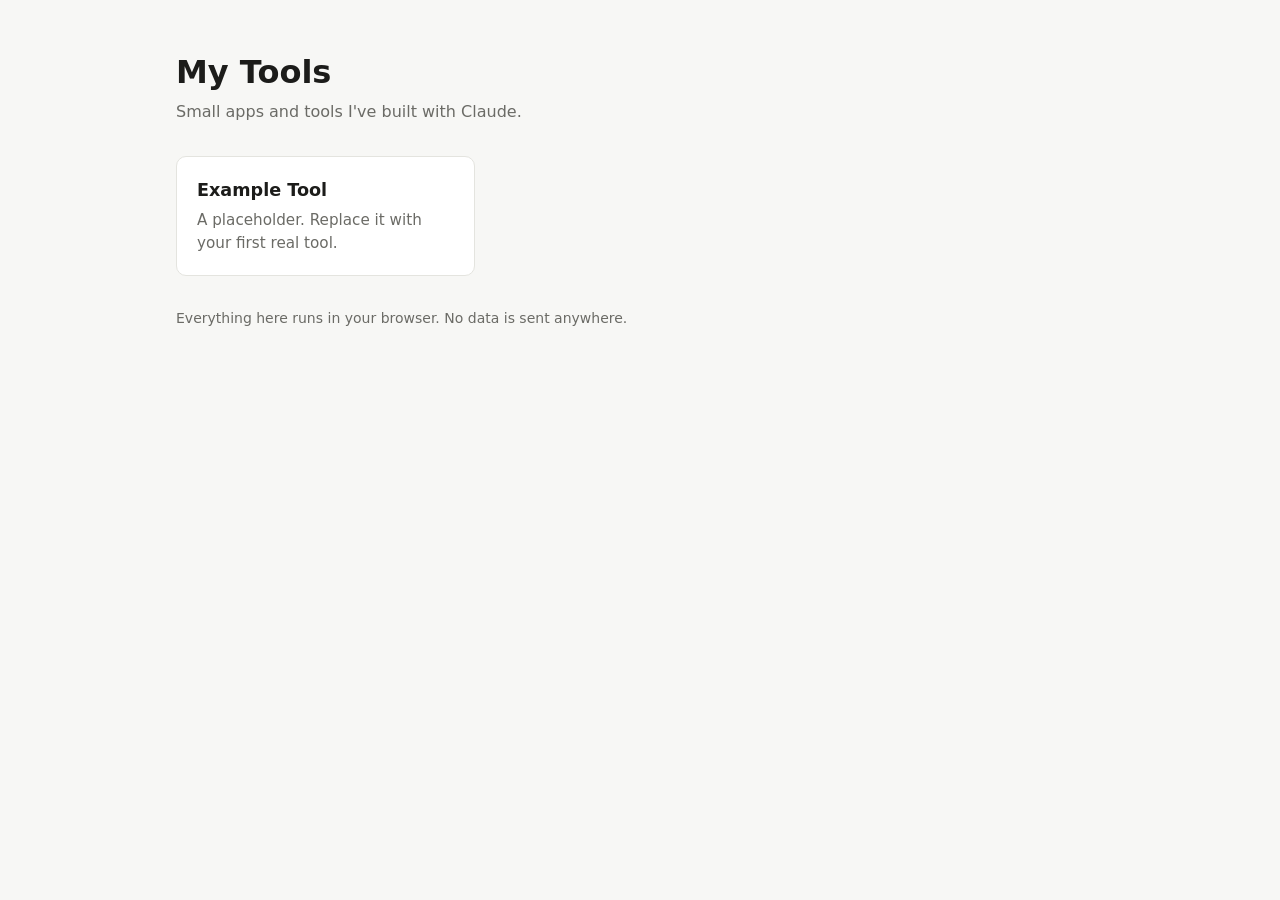
<file: index.html>
<!doctype html>
<html lang="en">
<head>
  <meta charset="utf-8">
  <meta name="viewport" content="width=device-width, initial-scale=1">
  <title>My Tools</title>
  <meta name="description" content="A collection of small apps and tools I've built.">
  <link rel="stylesheet" href="styles.css">
</head>
<body>
  <header>
    <h1>My Tools</h1>
    <p>Small apps and tools I've built with Claude.</p>
  </header>

  <main class="grid">
    <!-- Add one card per tool. href points to the tool's folder. -->
    <a class="card" href="example-tool/">
      <h2>Example Tool</h2>
      <p>A placeholder. Replace it with your first real tool.</p>
    </a>
  </main>

  <footer>
    <p>Everything here runs in your browser. No data is sent anywhere.</p>
  </footer>
</body>
</html>
</file>
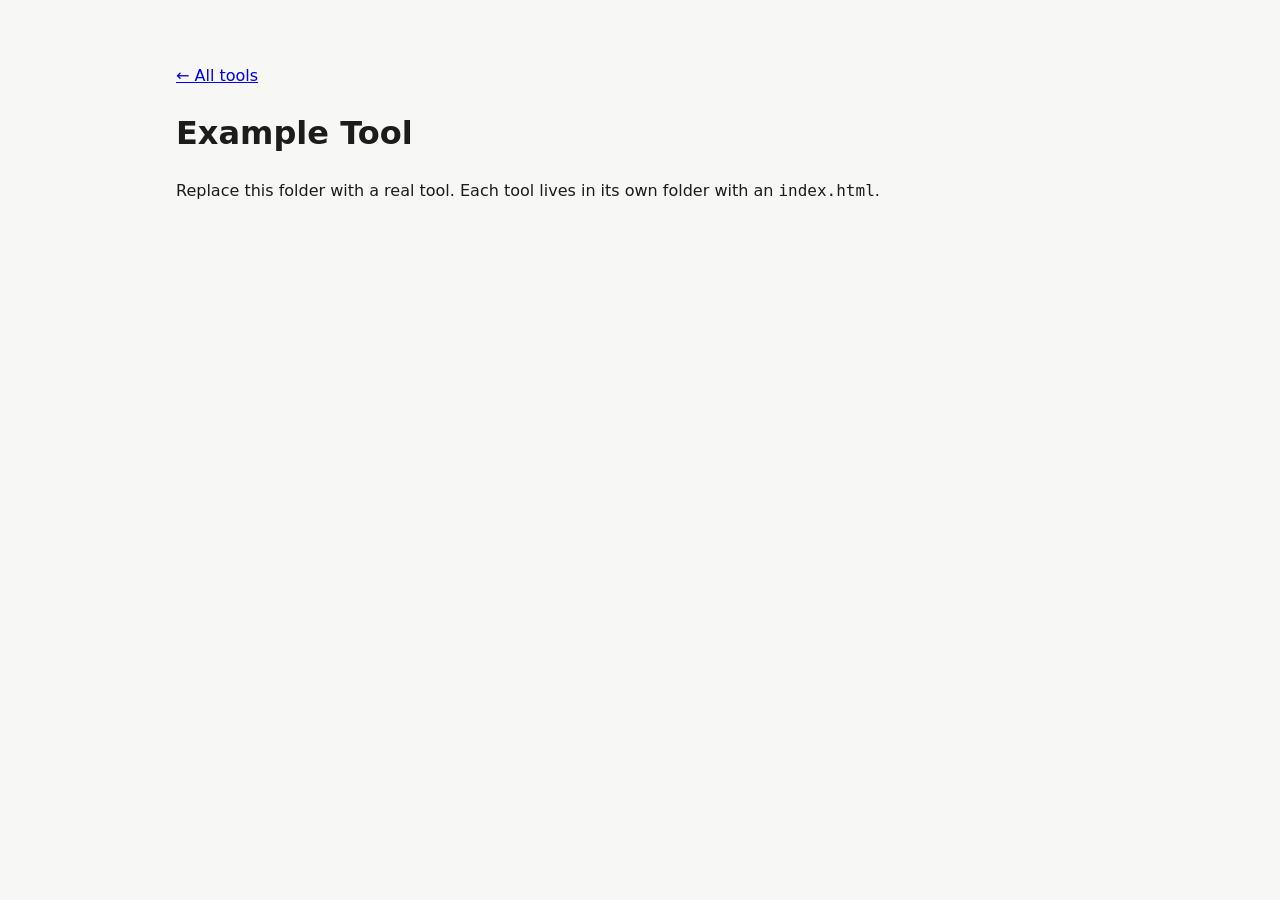
<file: example-tool/index.html>
<!doctype html>
<html lang="en">
<head>
  <meta charset="utf-8">
  <meta name="viewport" content="width=device-width, initial-scale=1">
  <title>Example Tool</title>
  <link rel="stylesheet" href="../styles.css">
</head>
<body>
  <p><a href="../">&larr; All tools</a></p>
  <h1>Example Tool</h1>
  <p>Replace this folder with a real tool. Each tool lives in its own folder with an <code>index.html</code>.</p>
</body>
</html>
</file>
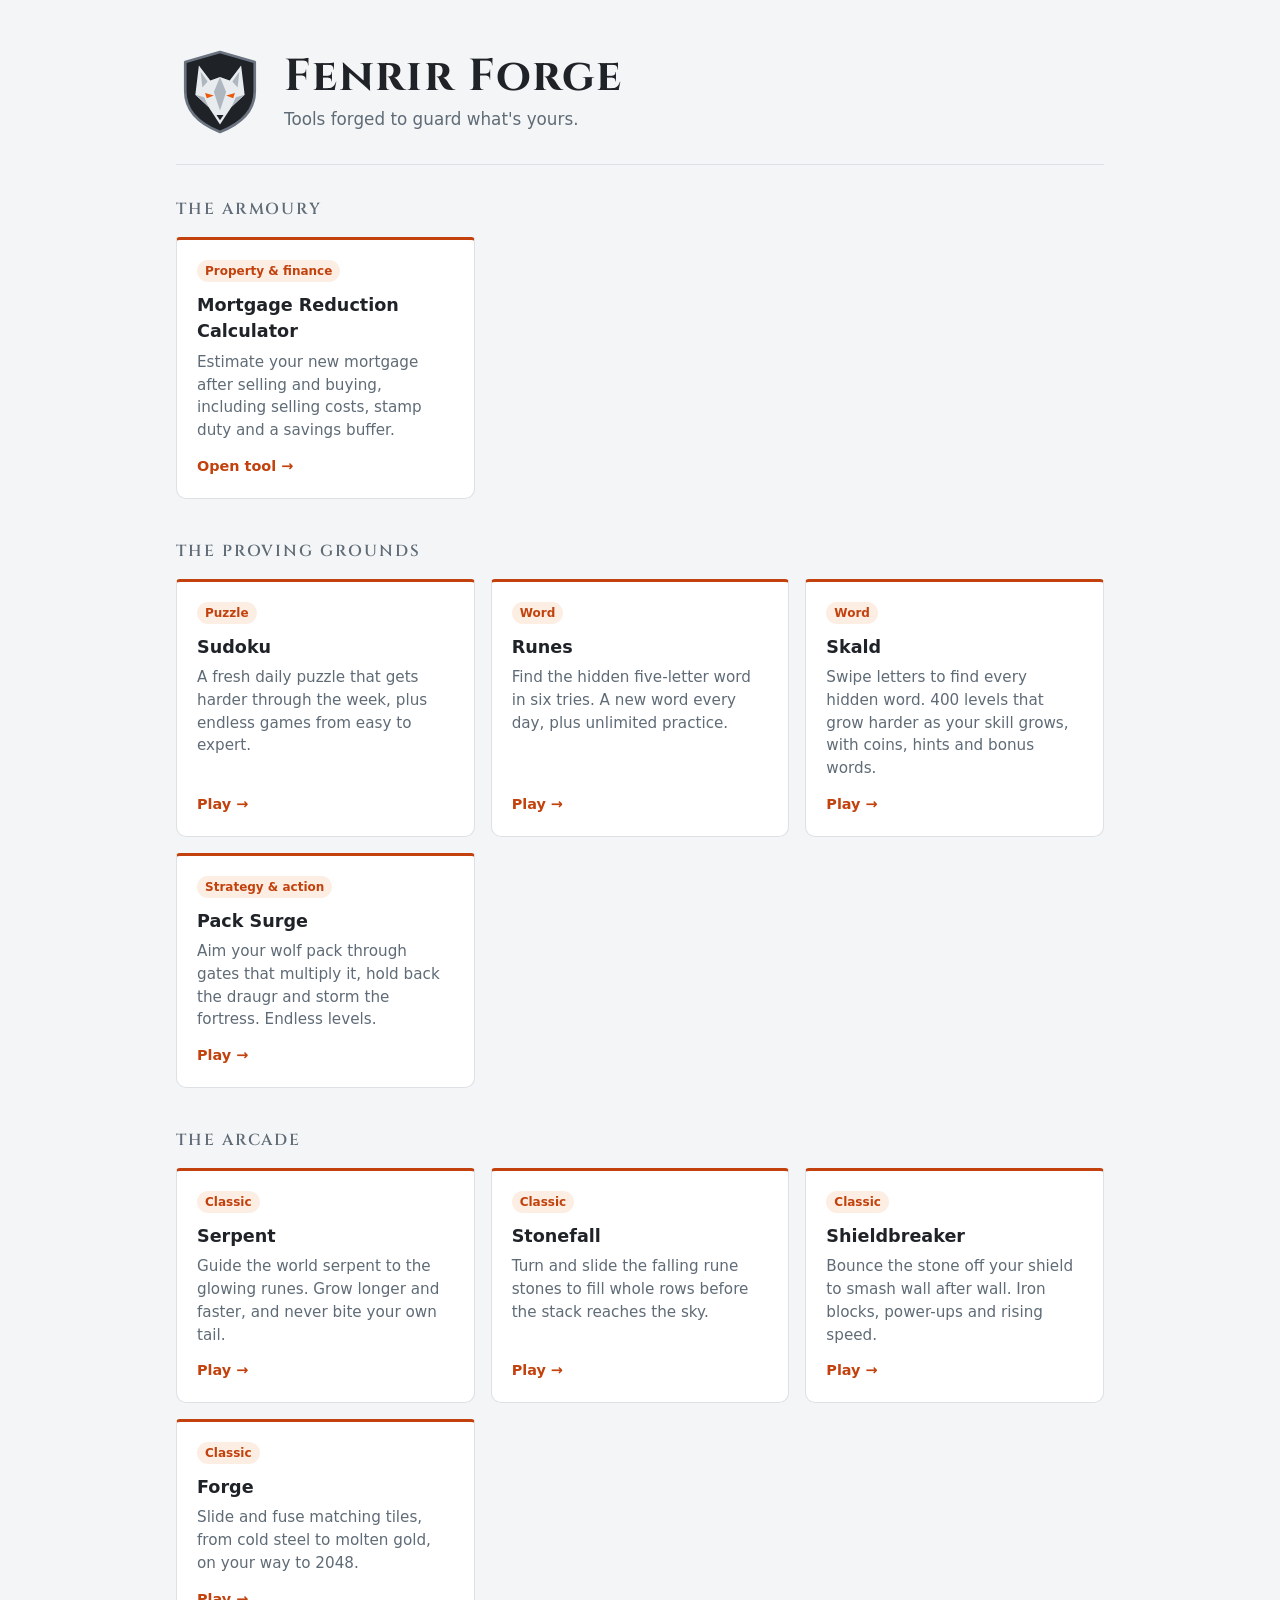
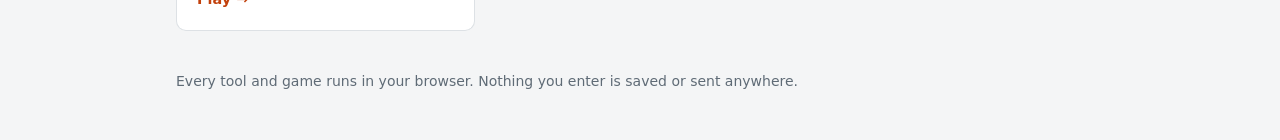
<file: public/index.html>
<!doctype html>
<html lang="en-AU">
<head>
  <meta charset="utf-8">
  <meta name="viewport" content="width=device-width, initial-scale=1">
  <title>Fenrir Forge</title>
  <meta name="description" content="Fenrir Forge: practical tools forged to guard what's yours.">
  <link rel="icon" href="logo.svg" type="image/svg+xml">
  <link rel="preconnect" href="https://fonts.googleapis.com">
  <link rel="preconnect" href="https://fonts.gstatic.com" crossorigin>
  <link rel="stylesheet" href="https://fonts.googleapis.com/css2?family=Cinzel:wght@600;700&display=swap">
  <link rel="stylesheet" href="styles.css">
</head>
<body>
  <header class="hero">
    <img class="logo" src="logo.svg" alt="" width="88" height="88">
    <div>
      <h1>Fenrir Forge</h1>
      <p class="tagline">Tools forged to guard what's yours.</p>
    </div>
  </header>

  <h2 class="section-title">The armoury</h2>
  <main class="grid">
    <!-- Add one card per tool. href points to the tool's folder inside public/. -->
    <a class="card" href="mortgage-calculator/">
      <span class="tag">Property &amp; finance</span>
      <h3>Mortgage Reduction Calculator</h3>
      <p>Estimate your new mortgage after selling and buying, including selling costs, stamp duty and a savings buffer.</p>
      <span class="go">Open tool &rarr;</span>
    </a>
  </main>

  <h2 class="section-title">The proving grounds</h2>
  <section class="grid">
    <a class="card" href="sudoku/">
      <span class="tag">Puzzle</span>
      <h3>Sudoku</h3>
      <p>A fresh daily puzzle that gets harder through the week, plus endless games from easy to expert.</p>
      <span class="go">Play &rarr;</span>
    </a>
    <a class="card" href="runes/">
      <span class="tag">Word</span>
      <h3>Runes</h3>
      <p>Find the hidden five-letter word in six tries. A new word every day, plus unlimited practice.</p>
      <span class="go">Play &rarr;</span>
    </a>
    <a class="card" href="skald/">
      <span class="tag">Word</span>
      <h3>Skald</h3>
      <p>Swipe letters to find every hidden word. 400 levels that grow harder as your skill grows, with coins, hints and bonus words.</p>
      <span class="go">Play &rarr;</span>
    </a>
    <a class="card" href="pack-surge/">
      <span class="tag">Strategy &amp; action</span>
      <h3>Pack Surge</h3>
      <p>Aim your wolf pack through gates that multiply it, hold back the draugr and storm the fortress. Endless levels.</p>
      <span class="go">Play &rarr;</span>
    </a>
  </section>

  <h2 class="section-title">The arcade</h2>
  <section class="grid">
    <a class="card" href="serpent/">
      <span class="tag">Classic</span>
      <h3>Serpent</h3>
      <p>Guide the world serpent to the glowing runes. Grow longer and faster, and never bite your own tail.</p>
      <span class="go">Play &rarr;</span>
    </a>
    <a class="card" href="stonefall/">
      <span class="tag">Classic</span>
      <h3>Stonefall</h3>
      <p>Turn and slide the falling rune stones to fill whole rows before the stack reaches the sky.</p>
      <span class="go">Play &rarr;</span>
    </a>
    <a class="card" href="shieldbreaker/">
      <span class="tag">Classic</span>
      <h3>Shieldbreaker</h3>
      <p>Bounce the stone off your shield to smash wall after wall. Iron blocks, power-ups and rising speed.</p>
      <span class="go">Play &rarr;</span>
    </a>
    <a class="card" href="forge/">
      <span class="tag">Classic</span>
      <h3>Forge</h3>
      <p>Slide and fuse matching tiles, from cold steel to molten gold, on your way to 2048.</p>
      <span class="go">Play &rarr;</span>
    </a>
  </section>

  <footer>
    <p>Every tool and game runs in your browser. Nothing you enter is saved or sent anywhere.</p>
  </footer>
</body>
</html>
</file>
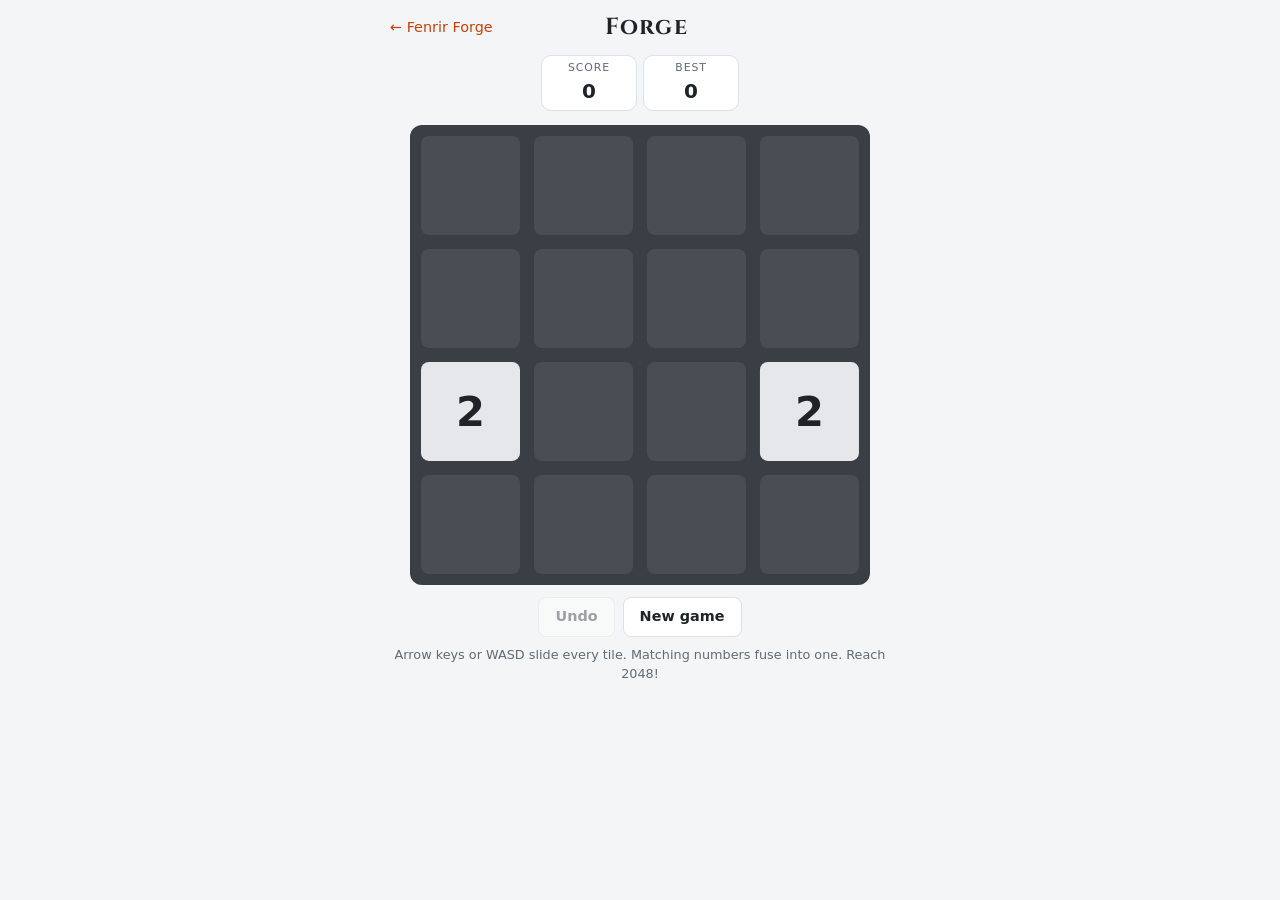
<file: public/forge/index.html>
<!doctype html>
<html lang="en-AU">
<head>
<meta charset="utf-8">
<meta name="viewport" content="width=device-width, initial-scale=1, viewport-fit=cover">
<title>Forge · Fenrir Forge</title>
<meta name="description" content="Forge: slide and merge matching tiles to forge your way to 2048. Free classic number puzzle.">
<link rel="icon" href="../logo.svg" type="image/svg+xml">
<link rel="stylesheet" href="https://fonts.googleapis.com/css2?family=Cinzel:wght@600;700&display=swap">
<link rel="stylesheet" href="../styles.css">
<link rel="stylesheet" href="../games.css">
<style>
  .board {
    --size: min(100%, calc(100svh - 260px), 460px);
    position: relative; width: var(--size); aspect-ratio: 1; touch-action: none;
    background: #3a3f45; border-radius: 12px; padding: 2.4%;
  }
  .cells, .tiles { position: absolute; inset: 2.4%; }
  .cells { display: grid; grid-template-columns: repeat(4, 1fr); gap: 3.2%; }
  .cells div { background: rgba(255,255,255,0.08); border-radius: 8px; }
  .tile {
    position: absolute; width: 22.6%; height: 22.6%; border-radius: 8px;
    display: flex; align-items: center; justify-content: center;
    font-weight: 800; font-variant-numeric: tabular-nums; container-type: inline-size;
    transition: transform 0.12s ease-in-out;
  }
  .tile span { font-size: 42cqw; line-height: 1; }
  .tile.big span { font-size: 32cqw; }
  .tile.huge span { font-size: 25cqw; }
  .tile.new { animation: appear 0.18s ease 0.1s backwards; }
  .tile.merged { animation: merge 0.2s ease 0.1s; }
  @keyframes appear { from { opacity: 0; scale: 0.4; } }
  @keyframes merge { 50% { scale: 1.15; } }
  .bar { display: flex; justify-content: center; gap: 8px; margin-top: 12px; }
  .bar button {
    font: inherit; font-weight: 600; font-size: 0.9rem; padding: 8px 16px; border-radius: 8px; cursor: pointer;
    border: 1px solid var(--border); background: var(--surface); color: var(--text);
  }
  .bar button:disabled { opacity: 0.4; cursor: default; }
  .g-overlay { inset: 0; }
  .g-stage { flex: none; margin-top: 4px; }
</style>
</head>
<body>
  <div class="g-head">
    <a class="back" href="../">&larr; Fenrir Forge</a>
    <h1>Forge</h1>
    <div class="spacer"></div>
  </div>
  <div class="g-scores">
    <div class="g-score"><span>Score</span><b id="score">0</b></div>
    <div class="g-score"><span>Best</span><b id="best">0</b></div>
  </div>

  <div class="g-stage">
    <div class="board" id="board">
      <div class="cells"><div></div><div></div><div></div><div></div><div></div><div></div><div></div><div></div><div></div><div></div><div></div><div></div><div></div><div></div><div></div><div></div></div>
      <div class="tiles" id="tiles"></div>
      <div class="g-overlay" id="overlay" hidden>
        <h2 id="ovTitle"></h2>
        <p id="ovText"></p>
        <button class="g-btn" id="ovBtn"></button>
      </div>
    </div>
  </div>
  <div class="bar">
    <button id="undoBtn">Undo</button>
    <button id="newBtn">New game</button>
  </div>
  <p class="g-hint"><span class="touch-only">Swipe to slide every tile. Matching numbers fuse into one.</span><span class="mouse-only">Arrow keys or WASD slide every tile. Matching numbers fuse into one. Reach 2048!</span></p>

<script>
const $ = id => document.getElementById(id);
const store = {
  get(k, d) { try { const v = localStorage.getItem(k); return v ? JSON.parse(v) : d; } catch { return d; } },
  set(k, v) { try { localStorage.setItem(k, JSON.stringify(v)); } catch {} }
};
// Cool steel through glowing ember to molten gold as the numbers grow.
const PALETTE = {
  2: ["#e5e7eb", "#1f2328"], 4: ["#cbd5e1", "#1f2328"], 8: ["#fdba74", "#431407"], 16: ["#fb923c", "#fff"],
  32: ["#f97316", "#fff"], 64: ["#ea580c", "#fff"], 128: ["#fcd34d", "#451a03"], 256: ["#fbbf24", "#451a03"],
  512: ["#f59e0b", "#fff"], 1024: ["#d97706", "#fff"], 2048: ["#b45309", "#fff"]
};
let grid, score, best = store.get("ff-forge-best", 0), won, history = [], nextId = 1;
$("best").textContent = best;

function empty() { return Array.from({ length: 4 }, () => Array(4).fill(null)); }
function addTile() {
  const free = [];
  grid.forEach((row, r) => row.forEach((t, c) => { if (!t) free.push([r, c]); }));
  if (!free.length) return;
  const [r, c] = free[Math.floor(Math.random() * free.length)];
  grid[r][c] = { id: nextId++, v: Math.random() < 0.9 ? 2 : 4, isNew: true };
}
function save() { store.set("ff-forge-game", { grid, score, won, nextId }); }

function newGame() {
  grid = empty(); score = 0; won = false; history = [];
  addTile(); addTile();
  $("overlay").hidden = true;
  save(); render();
}

// Slides the board in one direction. Each tile merges at most once per move.
function slide(dir) {
  if (!$("overlay").hidden) return;
  const before = JSON.stringify(grid.map(r => r.map(t => t && t.v)));
  const snapshot = { grid: JSON.parse(JSON.stringify(grid)), score };
  const vec = { left: [0, -1], right: [0, 1], up: [-1, 0], down: [1, 0] }[dir];
  const order = [0, 1, 2, 3];
  const rows = vec[0] === 1 ? [...order].reverse() : order, cols = vec[1] === 1 ? [...order].reverse() : order;
  grid.forEach(row => row.forEach(t => { if (t) { t.isNew = false; t.merged = false; } }));
  for (const r of rows) for (const c of cols) {
    const t = grid[r][c];
    if (!t) continue;
    let nr = r, nc = c;
    while (true) {
      const tr = nr + vec[0], tc = nc + vec[1];
      if (tr < 0 || tr > 3 || tc < 0 || tc > 3) break;
      const other = grid[tr][tc];
      if (!other) { nr = tr; nc = tc; continue; }
      if (other.v === t.v && !other.merged) {
        other.v *= 2; other.merged = true; score += other.v;
        grid[r][c] = null;
        if (other.v === 2048 && !won) { won = true; setTimeout(() => overlay("Forged!", "You made the 2048 tile. Keep going for an even bigger one?", "Keep forging"), 300); }
        nr = null;
      }
      break;
    }
    if (nr !== null && (nr !== r || nc !== c)) { grid[nr][nc] = t; grid[r][c] = null; }
  }
  if (JSON.stringify(grid.map(r => r.map(t => t && t.v))) === before) return;
  history = [snapshot];
  addTile();
  if (score > best) { best = score; store.set("ff-forge-best", best); }
  save(); render();
  if (!canMove()) setTimeout(() => overlay("The forge cools", `No moves left. Final score: ${score}.`, "New game"), 300);
}
function canMove() {
  for (let r = 0; r < 4; r++) for (let c = 0; c < 4; c++) {
    const t = grid[r][c];
    if (!t) return true;
    if (c < 3 && grid[r][c + 1] && grid[r][c + 1].v === t.v) return true;
    if (r < 3 && grid[r + 1][c] && grid[r + 1][c].v === t.v) return true;
  }
  return false;
}
function overlay(title, text, btn) {
  $("ovTitle").textContent = title; $("ovText").textContent = text; $("ovBtn").textContent = btn;
  $("overlay").hidden = false;
}

// Tiles are kept as DOM elements keyed by id, so moves animate smoothly.
const tileEls = new Map();
function render() {
  const seen = new Set();
  grid.forEach((row, r) => row.forEach((t, c) => {
    if (!t) return;
    seen.add(t.id);
    let el = tileEls.get(t.id);
    if (!el) { el = document.createElement("div"); el.append(document.createElement("span")); $("tiles").append(el); tileEls.set(t.id, el); }
    const [bg, fg] = PALETTE[t.v] || ["#78350f", "#fff"];
    el.className = "tile" + (t.isNew ? " new" : "") + (t.merged ? " merged" : "") + (t.v >= 1024 ? " huge" : t.v >= 128 ? " big" : "");
    el.style.background = bg; el.style.color = fg;
    const step = (22.6 + 3.2) / 22.6 * 100; // one cell plus the gap, as a % of the tile's own size
    el.style.transform = `translate(${c * step}%, ${r * step}%)`;
    el.firstChild.textContent = t.v;
  }));
  for (const [id, el] of tileEls) if (!seen.has(id)) { el.remove(); tileEls.delete(id); }
  $("score").textContent = score; $("best").textContent = best;
  $("undoBtn").disabled = !history.length;
}

$("undoBtn").onclick = () => {
  const h = history.pop();
  if (!h) return;
  grid = h.grid; score = h.score; $("overlay").hidden = true;
  tileEls.forEach(el => el.remove()); tileEls.clear();
  save(); render();
};
$("newBtn").onclick = () => { if (score === 0 || confirm("Start a new game?")) newGame(); };
$("ovBtn").onclick = () => { if (canMove() && won && $("ovBtn").textContent === "Keep forging") $("overlay").hidden = true; else newGame(); };

const KEYS = { ArrowLeft: "left", ArrowRight: "right", ArrowUp: "up", ArrowDown: "down", a: "left", d: "right", w: "up", s: "down" };
addEventListener("keydown", e => { if (KEYS[e.key]) { e.preventDefault(); slide(KEYS[e.key]); } });
let start = null;
$("board").addEventListener("pointerdown", e => { start = [e.clientX, e.clientY]; });
addEventListener("pointerup", e => {
  if (!start) return;
  const dx = e.clientX - start[0], dy = e.clientY - start[1];
  start = null;
  if (Math.max(Math.abs(dx), Math.abs(dy)) < 24) return;
  slide(Math.abs(dx) > Math.abs(dy) ? (dx > 0 ? "right" : "left") : (dy > 0 ? "down" : "up"));
});

const saved = store.get("ff-forge-game", null);
if (saved && saved.grid) { grid = saved.grid; score = saved.score; won = saved.won; nextId = saved.nextId || 1000; render(); if (!canMove()) overlay("The forge cools", `No moves left. Final score: ${score}.`, "New game"); }
else newGame();
</script>
</body>
</html>
</file>
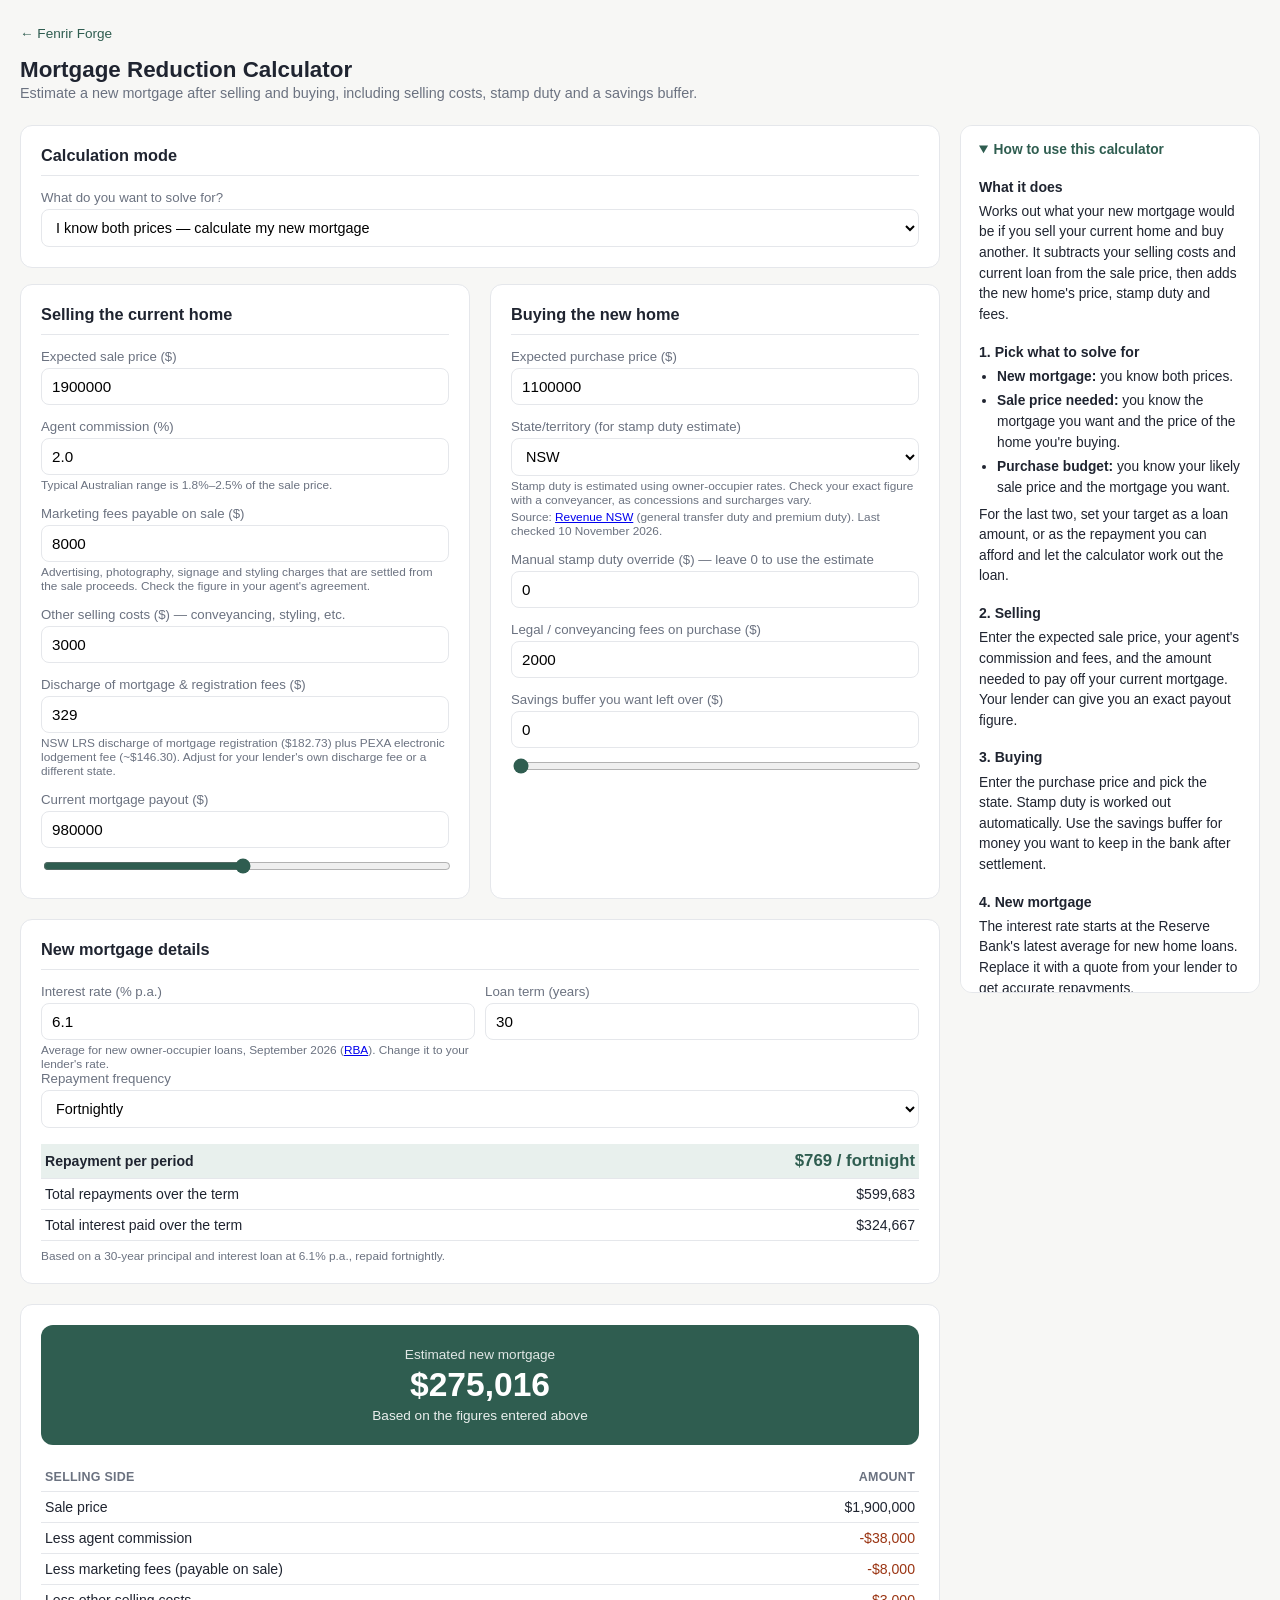
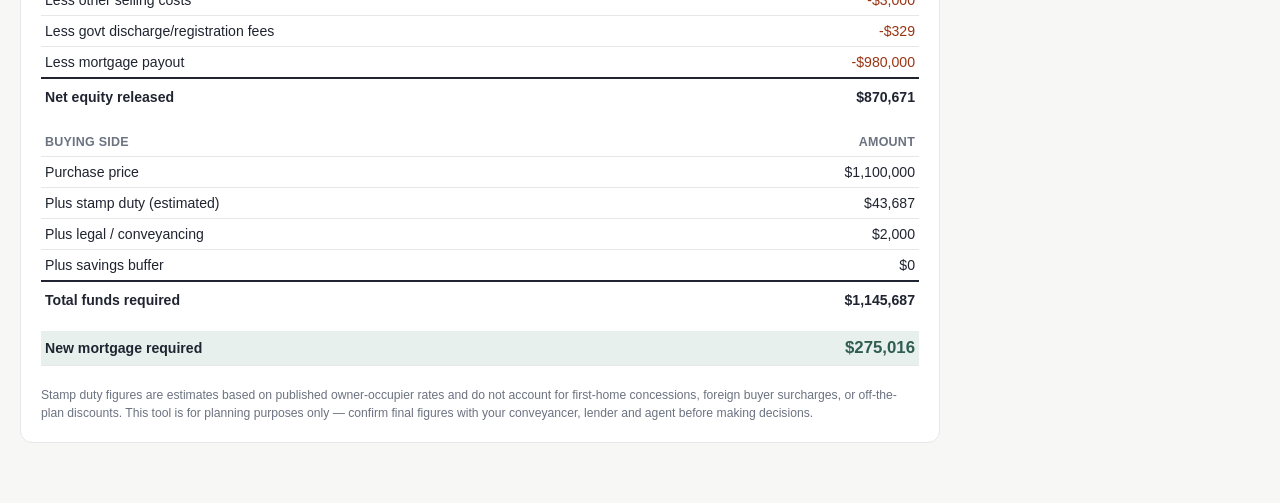
<file: public/mortgage-calculator/index.html>
<!DOCTYPE html>
<html lang="en-AU">
<head>
<meta charset="UTF-8">
<meta name="viewport" content="width=device-width, initial-scale=1">
<title>Mortgage Reduction Calculator · Fenrir Forge</title>
<link rel="icon" href="../logo.svg" type="image/svg+xml">
<style>
  :root {
    --bg: #f7f7f5;
    --card: #ffffff;
    --ink: #1f2430;
    --muted: #6b7280;
    --line: #e5e7eb;
    --accent: #2f5d50;
    --accent-light: #e8f0ed;
    --warn: #9a3412;
    --warn-bg: #fdf2e9;
  }
  * { box-sizing: border-box; }
  body {
    margin: 0;
    font-family: -apple-system, BlinkMacSystemFont, "Segoe UI", Helvetica, Arial, sans-serif;
    background: var(--bg);
    color: var(--ink);
    padding: 24px 16px 60px;
  }
  .wrap { max-width: 920px; margin: 0 auto; }

  /* Guide: a sticky sidebar on wide screens, a collapsible panel above the calculator on narrow ones */
  .layout { display: flex; flex-direction: column; gap: 20px; }
  .guide {
    background: var(--card);
    border: 1px solid var(--line);
    border-radius: 12px;
    padding: 14px 18px;
    font-size: 0.86rem;
    line-height: 1.5;
  }
  .guide summary { font-weight: 600; cursor: pointer; color: var(--accent); }
  .guide h3 { font-size: 0.88rem; margin: 16px 0 4px; }
  .guide p { margin: 0 0 6px; }
  .guide ul { margin: 0 0 6px; padding-left: 18px; }
  .guide li { margin-bottom: 4px; }
  @media (min-width: 1180px) {
    .wrap { max-width: 1240px; }
    .layout { flex-direction: row-reverse; align-items: flex-start; }
    .layout > .grid { flex: 1; min-width: 0; }
    .guide-wrap { width: 300px; flex-shrink: 0; position: sticky; top: 16px; }
    .guide { max-height: calc(100vh - 32px); overflow-y: auto; }
  }
  .back { font-size: 0.85rem; color: var(--accent); text-decoration: none; }
  .back:hover { text-decoration: underline; }
  h1 { font-size: 1.4rem; margin-bottom: 2px; }
  .sub { color: var(--muted); font-size: 0.9rem; margin-bottom: 24px; }
  .grid {
    display: grid;
    grid-template-columns: 1fr;
    gap: 20px;
  }
  @media (min-width: 760px) {
    .grid { grid-template-columns: 1fr 1fr; }
  }
  .card {
    background: var(--card);
    border: 1px solid var(--line);
    border-radius: 12px;
    padding: 20px;
  }
  .card h2 {
    font-size: 1.02rem;
    margin: 0 0 14px 0;
    padding-bottom: 10px;
    border-bottom: 1px solid var(--line);
  }
  label {
    display: block;
    font-size: 0.83rem;
    color: var(--muted);
    margin-bottom: 4px;
    margin-top: 14px;
  }
  label:first-of-type { margin-top: 0; }
  input[type="number"] {
    width: 100%;
    padding: 9px 10px;
    border: 1px solid var(--line);
    border-radius: 8px;
    font-size: 0.95rem;
    background: #fff;
  }
  input[type="number"]:focus { outline: 2px solid var(--accent); outline-offset: 1px; }
  .row { display: flex; gap: 10px; }
  .row > div { flex: 1; }
  select {
    width: 100%;
    padding: 9px 10px;
    border: 1px solid var(--line);
    border-radius: 8px;
    font-size: 0.9rem;
    background: #fff;
  }
  .hint { font-size: 0.74rem; color: var(--muted); margin-top: 3px; }
  input[type="range"] {
    width: 100%;
    margin-top: 8px;
    accent-color: var(--accent);
  }
  .slider-wrap { margin-top: 2px; }

  .results { grid-column: 1 / -1; }
  .headline {
    background: var(--accent);
    color: #fff;
    border-radius: 12px;
    padding: 22px;
    text-align: center;
    margin-bottom: 18px;
  }
  .headline .label { font-size: 0.85rem; opacity: 0.85; }
  .headline .value { font-size: 2.1rem; font-weight: 700; margin: 4px 0; }
  .headline .range { font-size: 0.85rem; opacity: 0.9; }

  table { width: 100%; border-collapse: collapse; font-size: 0.88rem; }
  th, td { text-align: left; padding: 7px 4px; border-bottom: 1px solid var(--line); }
  th { color: var(--muted); font-weight: 600; font-size: 0.78rem; text-transform: uppercase; letter-spacing: 0.02em; }
  td.num, th.num { text-align: right; font-variant-numeric: tabular-nums; }
  tr.total td { font-weight: 700; border-top: 2px solid var(--ink); border-bottom: none; padding-top: 10px; }
  tr.deduct td.num { color: var(--warn); }
  tr.result td { background: var(--accent-light); font-weight: 700; }
  tr.result td.num { color: var(--accent); font-size: 1.05rem; }

  .note {
    background: var(--warn-bg);
    border: 1px solid #f3d5b5;
    border-radius: 10px;
    padding: 12px 14px;
    font-size: 0.82rem;
    color: #7c2d12;
    margin-top: 16px;
  }
  .footer-note { font-size: 0.76rem; color: var(--muted); margin-top: 20px; line-height: 1.5; }
</style>
</head>
<body>
<div class="wrap">
  <a class="back" href="../">&larr; Fenrir Forge</a>
  <h1>Mortgage Reduction Calculator</h1>
  <div class="sub">Estimate a new mortgage after selling and buying, including selling costs, stamp duty and a savings buffer.</div>

  <div class="layout">
  <aside class="guide-wrap">
    <details class="guide" id="guide" open>
      <summary>How to use this calculator</summary>

      <h3>What it does</h3>
      <p>Works out what your new mortgage would be if you sell your current home and buy another. It subtracts your selling costs and current loan from the sale price, then adds the new home's price, stamp duty and fees.</p>

      <h3>1. Pick what to solve for</h3>
      <ul>
        <li><b>New mortgage:</b> you know both prices.</li>
        <li><b>Sale price needed:</b> you know the mortgage you want and the price of the home you're buying.</li>
        <li><b>Purchase budget:</b> you know your likely sale price and the mortgage you want.</li>
      </ul>
      <p>For the last two, set your target as a loan amount, or as the repayment you can afford and let the calculator work out the loan.</p>

      <h3>2. Selling</h3>
      <p>Enter the expected sale price, your agent's commission and fees, and the amount needed to pay off your current mortgage. Your lender can give you an exact payout figure.</p>

      <h3>3. Buying</h3>
      <p>Enter the purchase price and pick the state. Stamp duty is worked out automatically. Use the savings buffer for money you want to keep in the bank after settlement.</p>

      <h3>4. New mortgage</h3>
      <p>The interest rate starts at the Reserve Bank's latest average for new home loans. Replace it with a quote from your lender to get accurate repayments.</p>

      <h3>Where the numbers come from</h3>
      <ul>
        <li><b>Stamp duty:</b> rates for buying a home you'll live in, checked against each state revenue office every month. Victoria and Queensland include their home buyer concessions.</li>
        <li><b>Interest rate:</b> the RBA's average for new owner-occupier loans, updated monthly.</li>
      </ul>

      <h3>First home buyers</h3>
      <p>Not covered, and not needed. This calculator assumes you're selling a home you own, and in NSW, VIC and QLD you're only a first home buyer if you've never owned a home in Australia.</p>

      <h3>Not included</h3>
      <p>Lenders mortgage insurance, bridging finance, lender application fees, moving costs, and council or water rate adjustments at settlement. Add any you expect to "Other selling costs" or "Legal / conveyancing fees".</p>

      <h3>Your privacy</h3>
      <p>Everything is calculated in your browser. Nothing you enter is saved or sent anywhere.</p>
    </details>
  </aside>

  <div class="grid">
    <div class="card results" style="margin-bottom:-4px;">
      <h2>Calculation mode</h2>
      <label>What do you want to solve for?</label>
      <select id="calcMode">
        <option value="forward">I know both prices — calculate my new mortgage</option>
        <option value="solveSale">I have a target mortgage & savings goal — calculate the sale price I need</option>
        <option value="solveBuy">I have a target mortgage & savings goal — calculate the purchase budget I can afford</option>
      </select>

      <div id="targetMortgageWrap" style="display:none;">
        <label>How do you want to set your target?</label>
        <select id="targetBasis">
          <option value="amount">I know the mortgage amount I want</option>
          <option value="repayment">I know what I can afford to repay each period</option>
        </select>

        <div id="repaymentTargetWrap" style="display:none;">
          <label id="desiredRepaymentLabel">Desired repayment per fortnight ($)</label>
          <input type="number" id="desiredRepayment" value="1500" step="50">
          <div class="hint">Uses the interest rate, loan term and repayment frequency set in the "New mortgage details" section below.</div>
        </div>

        <label id="targetMortgageLabel">Target new mortgage ($)</label>
        <input type="number" id="targetMortgage" value="300000" step="5000">
        <div class="hint" id="targetMortgageHint" style="display:none;">Calculated from your desired repayment.</div>
      </div>
    </div>

    <div class="card">
      <h2>Selling the current home</h2>
      <label id="salePriceLabel">Expected sale price ($)</label>
      <input type="number" id="salePrice" value="1900000" step="10000">

      <label>Agent commission (%)</label>
      <input type="number" id="agentPct" value="2.0" step="0.1">
      <div class="hint">Typical Australian range is 1.8%–2.5% of the sale price.</div>

      <label>Marketing fees payable on sale ($)</label>
      <input type="number" id="marketingFees" value="8000" step="500">
      <div class="hint">Advertising, photography, signage and styling charges that are settled from the sale proceeds. Check the figure in your agent's agreement.</div>

      <label>Other selling costs ($) — conveyancing, styling, etc.</label>
      <input type="number" id="sellExtra" value="3000" step="500">

      <label>Discharge of mortgage & registration fees ($)</label>
      <input type="number" id="sellGovFees" value="329" step="1">
      <div class="hint">NSW LRS discharge of mortgage registration ($182.73) plus PEXA electronic lodgement fee (~$146.30). Adjust for your lender's own discharge fee or a different state.</div>

      <label>Current mortgage payout ($)</label>
      <input type="number" id="mortgagePayout" value="980000" step="5000">
      <div class="slider-wrap">
        <input type="range" id="mortgagePayoutSlider" min="0" max="2000000" step="5000" value="980000">
      </div>
    </div>

    <div class="card">
      <h2>Buying the new home</h2>
      <label id="buyPriceLabel">Expected purchase price ($)</label>
      <input type="number" id="buyPrice" value="1100000" step="10000">

      <label>State/territory (for stamp duty estimate)</label>
      <select id="state">
        <option value="NSW" selected>NSW</option>
        <option value="VIC">VIC</option>
        <option value="QLD">QLD</option>
        <option value="OTHER">Other / manual entry</option>
      </select>
      <div class="hint">Stamp duty is estimated using owner-occupier rates. Check your exact figure with a conveyancer, as concessions and surcharges vary.</div>
      <div class="hint" id="dutySource"></div>

      <label>Manual stamp duty override ($) — leave 0 to use the estimate</label>
      <input type="number" id="dutyOverride" value="0" step="1000">

      <label>Legal / conveyancing fees on purchase ($)</label>
      <input type="number" id="buyLegal" value="2000" step="250">

      <label>Savings buffer you want left over ($)</label>
      <input type="number" id="buffer" value="0" step="5000">
      <div class="slider-wrap">
        <input type="range" id="bufferSlider" min="0" max="500000" step="5000" value="0">
      </div>
    </div>

    <div class="card results">
      <h2>New mortgage details</h2>
      <div class="row">
        <div>
          <label>Interest rate (% p.a.)</label>
          <input type="number" id="interestRate" value="6.3" step="0.05">
          <div class="hint" id="rateSource"></div>
        </div>
        <div>
          <label>Loan term (years)</label>
          <input type="number" id="loanTerm" value="30" step="1">
        </div>
      </div>
      <label>Repayment frequency</label>
      <select id="repayFreq">
        <option value="12">Monthly</option>
        <option value="26" selected>Fortnightly</option>
        <option value="52">Weekly</option>
      </select>

      <table style="margin-top:16px;">
        <tr class="result"><td>Repayment per period</td><td class="num" id="r_repayment">$0</td></tr>
        <tr><td>Total repayments over the term</td><td class="num" id="r_totalRepaid">$0</td></tr>
        <tr><td>Total interest paid over the term</td><td class="num" id="r_totalInterest">$0</td></tr>
      </table>
      <div class="hint" id="repayHint" style="margin-top:8px;"></div>
    </div>

    <div class="card results">
      <div class="headline">
        <div class="label" id="headlineLabel">Estimated new mortgage</div>
        <div class="value" id="headlineValue">$0</div>
        <div class="range" id="headlineRange"></div>
      </div>

      <table>
        <tr><th>Selling side</th><th class="num">Amount</th></tr>
        <tr><td>Sale price</td><td class="num" id="r_salePrice">$0</td></tr>
        <tr class="deduct"><td>Less agent commission</td><td class="num" id="r_agent">$0</td></tr>
        <tr class="deduct"><td>Less marketing fees (payable on sale)</td><td class="num" id="r_marketing">$0</td></tr>
        <tr class="deduct"><td>Less other selling costs</td><td class="num" id="r_sellExtra">$0</td></tr>
        <tr class="deduct"><td>Less govt discharge/registration fees</td><td class="num" id="r_sellGovFees">$0</td></tr>
        <tr class="deduct"><td>Less mortgage payout</td><td class="num" id="r_payout">$0</td></tr>
        <tr class="total"><td>Net equity released</td><td class="num" id="r_equity">$0</td></tr>
      </table>

      <table style="margin-top:16px;">
        <tr><th>Buying side</th><th class="num">Amount</th></tr>
        <tr><td>Purchase price</td><td class="num" id="r_buyPrice">$0</td></tr>
        <tr><td>Plus stamp duty (estimated)</td><td class="num" id="r_duty">$0</td></tr>
        <tr><td>Plus legal / conveyancing</td><td class="num" id="r_buyLegal">$0</td></tr>
        <tr><td>Plus savings buffer</td><td class="num" id="r_buffer">$0</td></tr>
        <tr class="total"><td>Total funds required</td><td class="num" id="r_totalCost">$0</td></tr>
      </table>

      <table style="margin-top:16px;">
        <tr class="result"><td id="r_finalLabel">New mortgage required</td><td class="num" id="r_final">$0</td></tr>
      </table>

      <div class="note" id="warningNote" style="display:none;"></div>

      <div class="footer-note">
        Stamp duty figures are estimates based on published owner-occupier rates and do not account for first-home concessions, foreign buyer surcharges, or off-the-plan discounts. This tool is for planning purposes only — confirm final figures with your conveyancer, lender and agent before making decisions.
      </div>
    </div>
  </div>
  </div>
</div>

<script>
function fmt(n) {
  const neg = n < 0;
  n = Math.round(Math.abs(n));
  const s = "$" + n.toLocaleString("en-AU");
  return neg ? "-" + s : s;
}

// Owner-occupier stamp duty rates, loaded from stamp-duty.json. That file is refreshed monthly
// from each state revenue office by scripts/update_stamp_duty.py (no first-home concessions or
// foreign buyer surcharges). Each bracket: duty = base + rate × (price − over), at least min.
let dutyData = null;
let dutyLoadFailed = false;

function dutyFor(price, state, dutyOverride) {
  if (dutyOverride > 0) return dutyOverride;
  const s = dutyData && dutyData.states[state];
  if (!s) return 0;
  const b = s.brackets.find(b => b.upTo === null || price <= b.upTo);
  return Math.max(b.base + b.rate * Math.max(price - b.over, 0), b.min || 0);
}

// Finds the purchase price P such that P + duty(P) = targetSum, via binary search
// (duty is monotonic increasing in price, so this converges cleanly)
function solveBuyPriceForTotal(targetSum, state, dutyOverride) {
  if (targetSum <= 0) return 0;
  let lo = 0, hi = targetSum;
  for (let i = 0; i < 60; i++) {
    const mid = (lo + hi) / 2;
    const sum = mid + dutyFor(mid, state, dutyOverride);
    if (sum > targetSum) hi = mid; else lo = mid;
  }
  return (lo + hi) / 2;
}

function calc() {
  const mode = document.getElementById('calcMode').value;

  const agentPct = parseFloat(document.getElementById('agentPct').value) || 0;
  const sellExtra = parseFloat(document.getElementById('sellExtra').value) || 0;
  const marketingFees = parseFloat(document.getElementById('marketingFees').value) || 0;
  const sellGovFees = parseFloat(document.getElementById('sellGovFees').value) || 0;
  const mortgagePayout = parseFloat(document.getElementById('mortgagePayout').value) || 0;

  const state = document.getElementById('state').value;
  const dutyOverride = parseFloat(document.getElementById('dutyOverride').value) || 0;
  const buyLegal = parseFloat(document.getElementById('buyLegal').value) || 0;
  const buffer = parseFloat(document.getElementById('buffer').value) || 0;
  let targetMortgage = parseFloat(document.getElementById('targetMortgage').value) || 0;

  // Loan terms (used for repayments, and to work back from a desired repayment)
  const annualRate = parseFloat(document.getElementById('interestRate').value) || 0;
  const termYears = parseFloat(document.getElementById('loanTerm').value) || 0;
  const freq = parseInt(document.getElementById('repayFreq').value) || 12;
  const freqLabel = { 12: "month", 26: "fortnight", 52: "week" }[freq];
  const periodRate = (annualRate / 100) / freq;
  const numPeriods = termYears * freq;

  // If the target is set by repayment, work back to the mortgage that repayment supports
  const targetBasis = document.getElementById('targetBasis').value;
  if (mode !== "forward" && targetBasis === "repayment") {
    const desiredRepayment = parseFloat(document.getElementById('desiredRepayment').value) || 0;
    if (desiredRepayment > 0 && numPeriods > 0) {
      targetMortgage = periodRate === 0
        ? desiredRepayment * numPeriods
        : desiredRepayment * (1 - Math.pow(1 + periodRate, -numPeriods)) / periodRate;
    } else {
      targetMortgage = 0;
    }
    document.getElementById('targetMortgage').value = Math.round(targetMortgage);
  }

  let salePrice = parseFloat(document.getElementById('salePrice').value) || 0;
  let buyPrice = parseFloat(document.getElementById('buyPrice').value) || 0;
  let newMortgage, duty;

  if (mode === "solveSale") {
    // Fixed: buyPrice, targetMortgage, buffer. Solve: salePrice.
    duty = dutyFor(buyPrice, state, dutyOverride);
    const totalCost = buyPrice + duty + buyLegal + buffer;
    const requiredNetEquity = totalCost - targetMortgage;
    const factor = 1 - (agentPct / 100);
    salePrice = factor > 0 ? (requiredNetEquity + sellExtra + marketingFees + sellGovFees + mortgagePayout) / factor : 0;
    salePrice = Math.max(salePrice, 0);
    document.getElementById('salePrice').value = Math.round(salePrice);
    newMortgage = targetMortgage;
  } else if (mode === "solveBuy") {
    // Fixed: salePrice, targetMortgage, buffer. Solve: buyPrice.
    const agentFee = salePrice * (agentPct / 100);
    const netEquity = salePrice - agentFee - sellExtra - marketingFees - sellGovFees - mortgagePayout;
    const totalFunds = netEquity + targetMortgage;
    const targetSum = totalFunds - buyLegal - buffer;
    buyPrice = solveBuyPriceForTotal(targetSum, state, dutyOverride);
    duty = dutyFor(buyPrice, state, dutyOverride);
    document.getElementById('buyPrice').value = Math.round(buyPrice);
    newMortgage = targetMortgage;
  } else {
    // Forward mode: fixed salePrice & buyPrice, solve newMortgage.
    duty = dutyFor(buyPrice, state, dutyOverride);
  }

  const agentFee = salePrice * (agentPct / 100);
  const netEquity = salePrice - agentFee - sellExtra - marketingFees - sellGovFees - mortgagePayout;
  const totalCost = buyPrice + duty + buyLegal + buffer;
  if (mode === "forward") newMortgage = totalCost - netEquity;

  document.getElementById('r_salePrice').textContent = fmt(salePrice);
  document.getElementById('r_agent').textContent = "-" + fmt(agentFee);
  document.getElementById('r_marketing').textContent = "-" + fmt(marketingFees);
  document.getElementById('r_sellExtra').textContent = "-" + fmt(sellExtra);
  document.getElementById('r_sellGovFees').textContent = "-" + fmt(sellGovFees);
  document.getElementById('r_payout').textContent = "-" + fmt(mortgagePayout);
  document.getElementById('r_equity').textContent = fmt(netEquity);

  document.getElementById('r_buyPrice').textContent = fmt(buyPrice);
  document.getElementById('r_duty').textContent = fmt(duty) + (dutyOverride > 0 ? " (manual)" : (state === "OTHER" ? " (enter manually)" : ""));
  document.getElementById('r_buyLegal').textContent = fmt(buyLegal);
  document.getElementById('r_buffer').textContent = fmt(buffer);
  document.getElementById('r_totalCost').textContent = fmt(totalCost);

  const loanAmount = Math.max(newMortgage, 0);

  // Labels change depending on mode
  const headlineLabel = document.getElementById('headlineLabel');
  const finalLabel = document.getElementById('r_finalLabel');
  if (mode === "solveSale") {
    headlineLabel.textContent = "Sale price you need";
    finalLabel.textContent = "New mortgage (target, fixed)";
    document.getElementById('r_final').textContent = fmt(targetMortgage);
    document.getElementById('headlineValue').textContent = fmt(salePrice);
  } else if (mode === "solveBuy") {
    headlineLabel.textContent = "Purchase budget you can afford";
    finalLabel.textContent = "New mortgage (target, fixed)";
    document.getElementById('r_final').textContent = fmt(targetMortgage);
    document.getElementById('headlineValue').textContent = fmt(buyPrice);
  } else {
    headlineLabel.textContent = "Estimated new mortgage";
    finalLabel.textContent = "New mortgage required";
    document.getElementById('r_final').textContent = fmt(loanAmount);
    document.getElementById('headlineValue').textContent = fmt(loanAmount);
  }

  // Repayment calculation (principal & interest, standard amortisation)
  const repayAmount = (mode === "forward") ? loanAmount : Math.max(targetMortgage, 0);
  let repayment = 0;
  if (repayAmount > 0 && numPeriods > 0) {
    if (periodRate === 0) {
      repayment = repayAmount / numPeriods;
    } else {
      repayment = repayAmount * (periodRate * Math.pow(1 + periodRate, numPeriods)) / (Math.pow(1 + periodRate, numPeriods) - 1);
    }
  }
  const totalRepaid = repayment * numPeriods;
  const totalInterest = totalRepaid - repayAmount;

  document.getElementById('r_repayment').textContent = fmt(repayment) + " / " + freqLabel;
  document.getElementById('r_totalRepaid').textContent = fmt(totalRepaid);
  document.getElementById('r_totalInterest').textContent = fmt(totalInterest);
  document.getElementById('repayHint').textContent = repayAmount > 0
    ? "Based on a " + termYears + "-year principal and interest loan at " + annualRate + "% p.a., repaid " + freqLabel + "ly."
    : "No mortgage required on these figures, so there's nothing to repay.";

  const warningNote = document.getElementById('warningNote');
  if (mode === "forward" && newMortgage < 0) {
    warningNote.style.display = 'block';
    warningNote.textContent = "On these figures you'd have surplus funds of " + fmt(Math.abs(newMortgage)) + " left over after the purchase, rather than needing a mortgage.";
    document.getElementById('headlineRange').textContent = "Surplus of " + fmt(Math.abs(newMortgage)) + " on top of the buffer";
  } else {
    warningNote.style.display = 'none';
    document.getElementById('headlineRange').textContent = mode === "forward" ? "Based on the figures entered above" : "Sale/purchase price to hit your target mortgage & buffer";
  }

  const src = dutyData && dutyData.states[state];
  const dutySource = document.getElementById('dutySource');
  dutySource.replaceChildren();
  if (src) {
    const link = document.createElement('a');
    link.href = src.url;
    link.target = '_blank';
    link.rel = 'noopener';
    link.textContent = src.name;
    const checked = new Date(dutyData.checked).toLocaleDateString("en-AU", { day: "numeric", month: "long", year: "numeric" });
    dutySource.append("Source: ", link, " (" + src.basis + "). Last checked " + checked + ".");
  }

  if (state === "OTHER" && dutyOverride === 0) {
    warningNote.style.display = 'block';
    warningNote.textContent = "No stamp duty estimate is available for the selected state — enter a manual figure above for an accurate result.";
  } else if (state !== "OTHER" && dutyOverride === 0 && !dutyData) {
    warningNote.style.display = 'block';
    warningNote.textContent = dutyLoadFailed
      ? "Stamp duty rates couldn't be loaded. Refresh the page, or enter a manual stamp duty figure above."
      : "Loading stamp duty rates…";
  }
}

function applyModeUI() {
  const mode = document.getElementById('calcMode').value;
  document.getElementById('targetMortgageWrap').style.display = (mode === "forward") ? 'none' : 'block';

  const byRepayment = document.getElementById('targetBasis').value === "repayment";
  document.getElementById('repaymentTargetWrap').style.display = byRepayment ? 'block' : 'none';
  document.getElementById('targetMortgage').readOnly = byRepayment;
  document.getElementById('targetMortgageHint').style.display = byRepayment ? 'block' : 'none';
  document.getElementById('targetMortgageLabel').textContent = byRepayment
    ? "Mortgage this repayment supports (calculated)" : "Target new mortgage ($)";
  const freqText = { 12: "month", 26: "fortnight", 52: "week" }[parseInt(document.getElementById('repayFreq').value) || 12];
  document.getElementById('desiredRepaymentLabel').textContent = "Desired repayment per " + freqText + " ($)";

  const salePriceInput = document.getElementById('salePrice');
  const buyPriceInput = document.getElementById('buyPrice');
  salePriceInput.readOnly = (mode === "solveSale");
  buyPriceInput.readOnly = (mode === "solveBuy");

  document.getElementById('salePriceLabel').textContent = (mode === "solveSale")
    ? "Sale price needed (calculated)" : "Expected sale price ($)";
  document.getElementById('buyPriceLabel').textContent = (mode === "solveBuy")
    ? "Purchase budget (calculated)" : "Expected purchase price ($)";

  calc();
}

document.getElementById('calcMode').addEventListener('change', applyModeUI);
document.getElementById('targetBasis').addEventListener('change', applyModeUI);
document.getElementById('repayFreq').addEventListener('change', applyModeUI);

document.querySelectorAll('input, select').forEach(el => {
  el.addEventListener('input', calc);
  el.addEventListener('change', calc);
});

// Keep the mortgage payout number field and slider in sync
const mortgageNum = document.getElementById('mortgagePayout');
const mortgageSlider = document.getElementById('mortgagePayoutSlider');
mortgageNum.addEventListener('input', () => { mortgageSlider.value = mortgageNum.value; });
mortgageSlider.addEventListener('input', () => { mortgageNum.value = mortgageSlider.value; calc(); });

// Keep the buffer number field and slider in sync
const bufferNum = document.getElementById('buffer');
const bufferSlider = document.getElementById('bufferSlider');
bufferNum.addEventListener('input', () => { bufferSlider.value = bufferNum.value; });
bufferSlider.addEventListener('input', () => { bufferNum.value = bufferSlider.value; calc(); });

applyModeUI();

// Start the guide collapsed on narrow screens so the calculator is visible first.
if (!window.matchMedia('(min-width: 1180px)').matches) document.getElementById('guide').open = false;

fetch('stamp-duty.json', { cache: 'no-cache' })
  .then(r => r.ok ? r.json() : Promise.reject())
  .then(data => { dutyData = data; })
  .catch(() => { dutyLoadFailed = true; })
  .finally(calc);

// Pre-fill the interest rate with the RBA's latest average, saved monthly into rates.json.
// If it can't be loaded, the default rate above is kept.
fetch('rates.json', { cache: 'no-cache' })
  .then(r => r.ok ? r.json() : Promise.reject())
  .then(data => {
    if (typeof data.rate !== 'number') return;
    document.getElementById('interestRate').value = data.rate;
    const link = document.createElement('a');
    link.href = data.sourceUrl;
    link.target = '_blank';
    link.rel = 'noopener';
    link.textContent = 'RBA';
    document.getElementById('rateSource').append(
      "Average for new owner-occupier loans, " + data.month + " (", link, "). Change it to your lender's rate."
    );
    calc();
  })
  .catch(() => {});
</script>
</body>
</html>
</file>
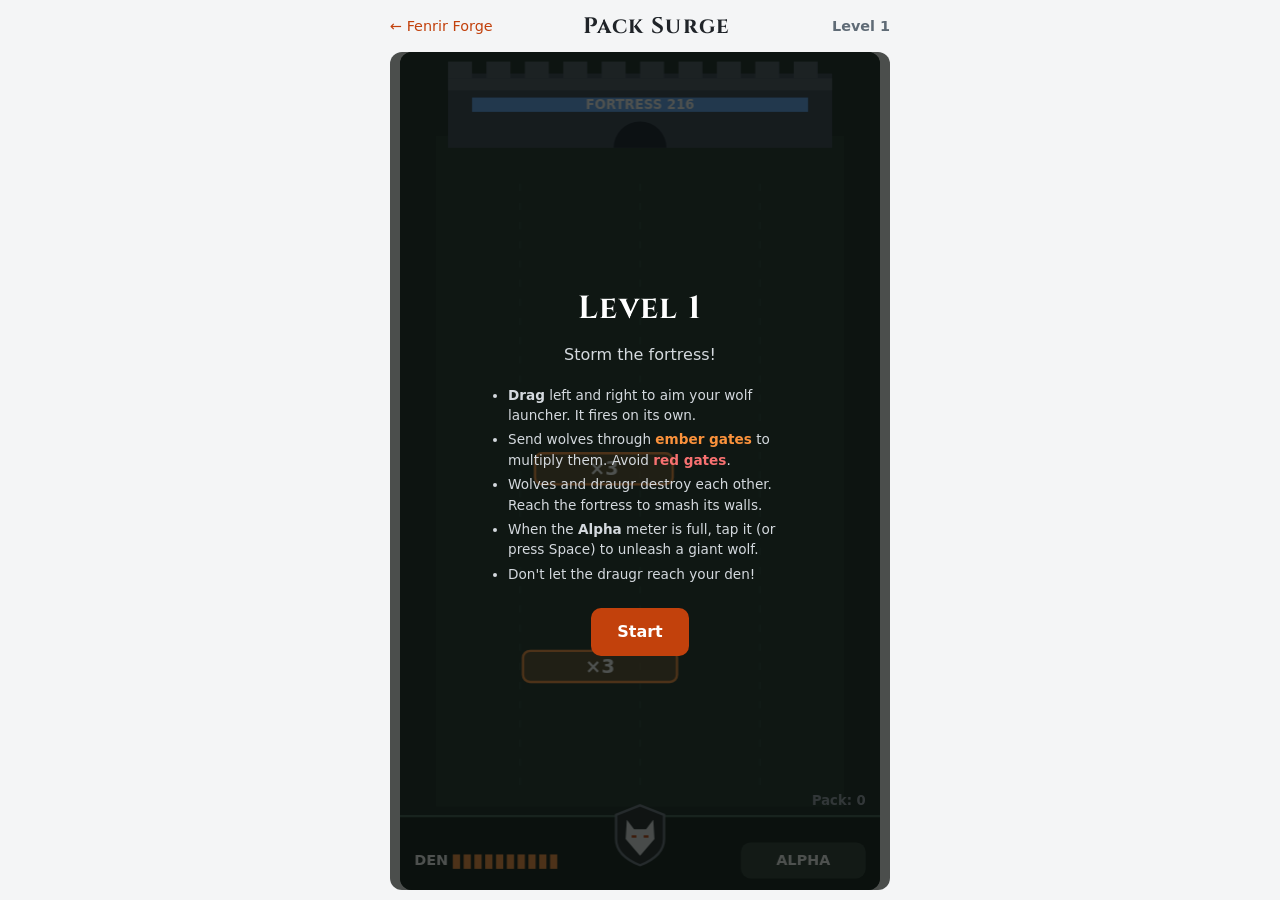
<file: public/pack-surge/index.html>
<!doctype html>
<html lang="en-AU">
<head>
<meta charset="utf-8">
<meta name="viewport" content="width=device-width, initial-scale=1, viewport-fit=cover">
<title>Pack Surge · Fenrir Forge</title>
<meta name="description" content="Pack Surge: send your wolf pack through multiplying gates and storm the enemy fortress. Free, endless levels.">
<link rel="icon" href="../logo.svg" type="image/svg+xml">
<link rel="stylesheet" href="https://fonts.googleapis.com/css2?family=Cinzel:wght@600;700&display=swap">
<link rel="stylesheet" href="../styles.css">
<style>
  html, body { height: 100%; }
  body {
    max-width: 520px; padding: 10px 10px calc(10px + env(safe-area-inset-bottom));
    display: flex; flex-direction: column; user-select: none; -webkit-tap-highlight-color: transparent;
  }
  header { display: flex; align-items: center; justify-content: space-between; margin-bottom: 8px; }
  .back { color: var(--accent); text-decoration: none; font-size: 0.9rem; }
  h1 { margin: 0; font-family: "Cinzel", Georgia, serif; font-size: 1.4rem; letter-spacing: 0.05em; }
  .lvl { font-weight: 700; color: var(--muted); font-size: 0.9rem; min-width: 70px; text-align: right; }
  .stage { position: relative; flex: 1; min-height: 0; display: flex; justify-content: center; }
  canvas { display: block; border-radius: 12px; touch-action: none; background: #16241f; max-width: 100%; max-height: 100%; }
  .overlay {
    position: absolute; inset: 0; display: flex; flex-direction: column; align-items: center; justify-content: center;
    gap: 10px; text-align: center; color: #fff; padding: 24px; background: rgba(10, 14, 12, 0.72); border-radius: 12px;
  }
  .overlay[hidden] { display: none; }
  .overlay h2 { font-family: "Cinzel", Georgia, serif; font-size: 2rem; margin: 0; letter-spacing: 0.04em; }
  .overlay p { margin: 0; color: #d4d9de; max-width: 300px; line-height: 1.45; }
  .stars { font-size: 2rem; letter-spacing: 6px; color: #fbbf24; }
  .btn {
    font: inherit; font-weight: 700; font-size: 1rem; padding: 12px 26px; border-radius: 10px; cursor: pointer;
    border: none; background: var(--accent); color: #fff; margin-top: 6px;
  }
  .btn.ghost { background: transparent; border: 1px solid #6b7480; color: #fff; font-size: 0.9rem; padding: 8px 18px; }
  .row { display: flex; gap: 8px; flex-wrap: wrap; justify-content: center; }
  .tips { font-size: 0.85rem; text-align: left; color: #d4d9de; max-width: 300px; padding-left: 18px; margin: 4px 0; }
  .tips li { margin: 4px 0; }
</style>
</head>
<body>
  <header>
    <a class="back" href="../">&larr; Fenrir Forge</a>
    <h1>Pack Surge</h1>
    <span class="lvl" id="lvl">Level 1</span>
  </header>

  <div class="stage" id="stage">
    <canvas id="game" aria-label="Pack Surge game"></canvas>

    <div class="overlay" id="startScreen">
      <h2 id="startTitle">Level 1</h2>
      <p id="startSub">Storm the fortress!</p>
      <ul class="tips">
        <li><b>Drag</b> left and right to aim your wolf launcher. It fires on its own.</li>
        <li>Send wolves through <b style="color:#fb923c">ember gates</b> to multiply them. Avoid <b style="color:#f87171">red gates</b>.</li>
        <li>Wolves and draugr destroy each other. Reach the fortress to smash its walls.</li>
        <li>When the <b>Alpha</b> meter is full, tap it (or press Space) to unleash a giant wolf.</li>
        <li>Don't let the draugr reach your den!</li>
      </ul>
      <button class="btn" id="startBtn">Start</button>
    </div>

    <div class="overlay" id="endScreen" hidden>
      <h2 id="endTitle"></h2>
      <div class="stars" id="endStars"></div>
      <p id="endSub"></p>
      <div class="row">
        <button class="btn" id="endMain"></button>
      </div>
      <button class="btn ghost" id="endRetry">Replay level</button>
    </div>
  </div>

<script>
// ---------- Setup ----------
const W = 400, H = 700;               // logical playfield size; scaled to fit the screen
const canvas = document.getElementById("game"), ctx = canvas.getContext("2d");
const $ = id => document.getElementById(id);
const store = {
  get(k, d) { try { const v = localStorage.getItem(k); return v ? JSON.parse(v) : d; } catch { return d; } },
  set(k, v) { try { localStorage.setItem(k, JSON.stringify(v)); } catch {} }
};
let progress = store.get("ff-pack-surge", { level: 1, best: 1, stars: {} });

function fit() {
  const stage = $("stage").getBoundingClientRect();
  const scale = Math.min(stage.width / W, stage.height / H);
  const dpr = Math.min(window.devicePixelRatio || 1, 2);
  canvas.style.width = W * scale + "px";
  canvas.style.height = H * scale + "px";
  canvas.width = W * scale * dpr;
  canvas.height = H * scale * dpr;
  ctx.setTransform(scale * dpr, 0, 0, scale * dpr, 0, 0);
  draw();
}
addEventListener("resize", fit);

const BASE_Y = 70, DEN_Y = 630, LAUNCHER_Y = 655, MAX_WOLVES = 450;
const C = {
  field: "#16241f", path: "#1d3029", line: "#284038",
  wolf: "#fb923c", wolfDark: "#c2410c", alpha: "#fde68a",
  foe: "#60a5fa", foeDark: "#1e3a8a", brute: "#a78bfa",
  gate: "rgba(251,146,60,0.28)", gateEdge: "#fb923c", trap: "rgba(248,113,113,0.28)", trapEdge: "#f87171",
  stone: "#4b5563", stoneDark: "#374151", text: "#ffffff"
};

// ---------- Level design ----------
// Everything scales with the level number, so the game never runs out of levels.
function levelConfig(n) {
  const rnd = mulberry32(n * 7919);
  const gates = [];
  const rows = Math.min(2 + Math.floor(n / 3), 4);
  const traps = n < 4 ? 0 : n < 10 ? 1 : n < 20 ? 2 : 3;
  const speed = () => (35 + Math.min(n * 3, 55) + rnd() * 30) * (rnd() < 0.5 ? -1 : 1);
  // Every row has a multiplier gate; traps are extra gates sharing a row (never the first row).
  for (let r = 0; r < rows; r++) {
    const y = 500 - r * (330 / rows);
    const mult = [2, 2, 3, 2, 3, 4][Math.floor(rnd() * Math.min(3 + Math.floor(n / 4), 6))];
    const w = 115 - Math.min(n * 1.5, 35) + rnd() * 20;
    gates.push({ id: gates.length, y, w, h: 26, x: rnd() * (W - w), speed: speed(), mult, trap: false });
  }
  for (let t = 0; t < traps; t++) {
    const row = 1 + (t % (rows - 1)), w = 60 + rnd() * 30;
    gates.push({ id: gates.length, y: 500 - row * (330 / rows), w, h: 26, x: rnd() * (W - w), speed: speed() * 1.2, mult: 0, trap: true });
  }
  return {
    baseHp: Math.round(160 + n * 55 + n * n * 0.8),
    denHp: 10,
    foeRate: 1.0 + n * 0.13,              // draugr per second
    bruteChance: n >= 5 ? Math.min(0.05 + (n - 5) * 0.015, 0.3) : 0,
    fireRate: 5.5 + Math.min(n * 0.15, 3), // wolves per second
    gates
  };
}
function mulberry32(a) {
  return () => { a |= 0; a = (a + 0x6D2B79F5) | 0; let t = Math.imul(a ^ (a >>> 15), 1 | a); t = (t + Math.imul(t ^ (t >>> 7), 61 | t)) ^ t; return ((t ^ (t >>> 14)) >>> 0) / 4294967296; };
}

// ---------- State ----------
let cfg, wolves, foes, effects, launcherX, targetX, baseHp, denHp, fireTimer, foeTimer, alphaCharge, state, lastTime, shake;
const ALPHA_NEEDED = 60;

function reset() {
  cfg = levelConfig(progress.level);
  wolves = []; foes = []; effects = [];
  launcherX = targetX = W / 2;
  baseHp = cfg.baseHp; denHp = cfg.denHp;
  fireTimer = 0; foeTimer = 1.2; alphaCharge = 0; shake = 0;
  cfg.gates.forEach(g => g.cx = g.x);
  $("lvl").textContent = "Level " + progress.level;
}

function spawnWolf(x, y, passed, alpha) {
  if (!alpha && wolves.length >= MAX_WOLVES) return;
  wolves.push({ x, y, vx: 0, r: alpha ? 16 : 6, hp: alpha ? 10 : 1, alpha: !!alpha, passed: new Set(passed), speed: alpha ? 95 : 150 });
}
function spawnFoe() {
  const brute = Math.random() < cfg.bruteChance;
  foes.push({ x: 60 + Math.random() * (W - 120), y: BASE_Y + 40, r: brute ? 12 : 7, hp: brute ? 6 : 1, maxHp: brute ? 6 : 1, brute, speed: brute ? 38 : 55 + progress.level * 1.5 });
}

// ---------- Update ----------
function update(dt) {
  launcherX += (targetX - launcherX) * Math.min(1, dt * 14);

  fireTimer -= dt;
  while (fireTimer <= 0) { spawnWolf(launcherX + (Math.random() - 0.5) * 6, LAUNCHER_Y - 18, [], false); fireTimer += 1 / cfg.fireRate; }

  foeTimer -= dt;
  while (foeTimer <= 0) { spawnFoe(); foeTimer += 1 / cfg.foeRate * (0.6 + Math.random() * 0.8); }

  for (const g of cfg.gates) {
    g.cx += g.speed * dt;
    if (g.cx < 0) { g.cx = 0; g.speed *= -1; }
    if (g.cx + g.w > W) { g.cx = W - g.w; g.speed *= -1; }
  }

  // Wolves run up, drift toward the centre line slightly, and trigger gates once each.
  const born = [];
  for (const w of wolves) {
    w.y -= w.speed * dt;
    w.x += w.vx * dt; w.vx *= 0.9;
    w.x = Math.max(w.r, Math.min(W - w.r, w.x));
    for (const g of cfg.gates) {
      if (w.passed.has(g.id) || w.alpha) continue;
      if (w.y < g.y + g.h && w.y > g.y && w.x > g.cx && w.x < g.cx + g.w) {
        w.passed.add(g.id);
        if (g.trap) { w.hp = 0; effects.push({ x: w.x, y: w.y, t: 0, c: C.trapEdge }); }
        else for (let k = 1; k < g.mult; k++) born.push([w.x + (Math.random() - 0.5) * 18, w.y - 4 - Math.random() * 10, w.passed]);
      }
    }
    if (w.y < BASE_Y + 28 && w.hp > 0) {
      baseHp -= w.alpha ? 15 : 1; w.hp = 0; shake = Math.min(shake + (w.alpha ? 8 : 0.6), 10);
      effects.push({ x: w.x, y: BASE_Y + 28, t: 0, c: C.wolf });
    }
  }
  born.forEach(b => { spawnWolf(b[0], b[1], b[2], false); const n = wolves[wolves.length - 1]; if (n) n.vx = (Math.random() - 0.5) * 120; });

  for (const f of foes) {
    f.y += f.speed * dt;
    // Draugr close in on the launcher as they near the den, so the battle stays in front of you.
    const pull = Math.max(0, (f.y - 250) / (DEN_Y - 250));
    f.x += Math.sign(launcherX - f.x) * Math.min(Math.abs(launcherX - f.x), 45 * pull * dt);
    if (f.y > DEN_Y && f.hp > 0) { denHp -= f.brute ? 3 : 1; f.hp = 0; shake = 6; effects.push({ x: f.x, y: DEN_Y, t: 0, c: C.foe }); }
  }

  // Clashes: each hit costs both sides one point of health.
  for (const f of foes) {
    if (f.hp <= 0) continue;
    for (const w of wolves) {
      if (w.hp <= 0) continue;
      const dx = w.x - f.x, dy = w.y - f.y, rr = w.r + f.r;
      if (dx * dx + dy * dy < rr * rr) {
        const hit = Math.min(w.hp, f.hp);
        w.hp -= hit; f.hp -= hit;
        if (!w.alpha) alphaCharge = Math.min(ALPHA_NEEDED, alphaCharge + 1);
        if (f.hp <= 0) effects.push({ x: f.x, y: f.y, t: 0, c: f.brute ? C.brute : C.foe });
        if (f.hp <= 0) break;
      }
    }
  }
  wolves = wolves.filter(w => w.hp > 0 && w.y > -20);
  foes = foes.filter(f => f.hp > 0);
  effects = effects.filter(e => (e.t += dt) < 0.35);
  shake = Math.max(0, shake - dt * 20);

  if (baseHp <= 0) finish(true);
  else if (denHp <= 0) finish(false);
}

function releaseAlpha() {
  if (state !== "play" || alphaCharge < ALPHA_NEEDED) return;
  alphaCharge = 0;
  spawnWolf(launcherX, LAUNCHER_Y - 30, [], true);
}

// ---------- Drawing ----------
function draw() {
  if (!cfg) return;
  ctx.save();
  if (shake) ctx.translate((Math.random() - 0.5) * shake, (Math.random() - 0.5) * shake);
  ctx.fillStyle = C.field; ctx.fillRect(-20, -20, W + 40, H + 40);
  ctx.fillStyle = C.path; ctx.fillRect(30, BASE_Y, W - 60, DEN_Y - BASE_Y);
  ctx.strokeStyle = C.line; ctx.lineWidth = 1; ctx.setLineDash([6, 10]);
  for (let x = 100; x < W; x += 100) { ctx.beginPath(); ctx.moveTo(x, BASE_Y + 40); ctx.lineTo(x, DEN_Y - 10); ctx.stroke(); }
  ctx.setLineDash([]);

  drawFortress();
  for (const g of cfg.gates) drawGate(g);
  for (const f of foes) drawFoe(f);
  for (const w of wolves) drawWolf(w);
  for (const e of effects) {
    ctx.globalAlpha = 1 - e.t / 0.35; ctx.strokeStyle = e.c; ctx.lineWidth = 2;
    ctx.beginPath(); ctx.arc(e.x, e.y, 6 + e.t * 50, 0, Math.PI * 2); ctx.stroke(); ctx.globalAlpha = 1;
  }
  drawDen();
  ctx.restore();
}

function drawFortress() {
  const pct = Math.max(0, baseHp / cfg.baseHp);
  ctx.fillStyle = C.stoneDark; ctx.fillRect(40, 18, W - 80, BASE_Y + 10 - 18);
  ctx.fillStyle = C.stone;
  for (let x = 40; x < W - 40; x += 32) ctx.fillRect(x, 8, 20, 14);   // battlements
  ctx.fillRect(40, 22, W - 80, 10);
  ctx.fillStyle = "#111827"; ctx.beginPath(); ctx.arc(W / 2, BASE_Y + 10, 22, Math.PI, 0); ctx.fill(); // gate arch
  ctx.fillStyle = "rgba(0,0,0,0.5)"; ctx.fillRect(60, 38, W - 120, 12);
  ctx.fillStyle = pct > 0.3 ? "#60a5fa" : "#f87171"; ctx.fillRect(60, 38, (W - 120) * pct, 12);
  ctx.fillStyle = C.text; ctx.font = "700 11px system-ui, sans-serif"; ctx.textAlign = "center"; ctx.textBaseline = "middle";
  ctx.fillText(`FORTRESS ${Math.max(0, Math.ceil(baseHp))}`, W / 2, 44.5);
}

function drawGate(g) {
  ctx.fillStyle = g.trap ? C.trap : C.gate;
  ctx.strokeStyle = g.trap ? C.trapEdge : C.gateEdge; ctx.lineWidth = 2;
  ctx.beginPath(); ctx.roundRect(g.cx, g.y, g.w, g.h, 6); ctx.fill(); ctx.stroke();
  ctx.fillStyle = C.text; ctx.font = "700 16px system-ui, sans-serif"; ctx.textAlign = "center"; ctx.textBaseline = "middle";
  ctx.fillText(g.trap ? "✕" : "×" + g.mult, g.cx + g.w / 2, g.y + g.h / 2 + 1);
}

function drawWolf(w) {
  const r = w.r;
  ctx.fillStyle = w.alpha ? C.alpha : C.wolf;
  ctx.beginPath(); // ears
  ctx.moveTo(w.x - r * 0.9, w.y - r * 0.2); ctx.lineTo(w.x - r * 0.55, w.y - r * 1.5); ctx.lineTo(w.x - r * 0.05, w.y - r * 0.7);
  ctx.moveTo(w.x + r * 0.9, w.y - r * 0.2); ctx.lineTo(w.x + r * 0.55, w.y - r * 1.5); ctx.lineTo(w.x + r * 0.05, w.y - r * 0.7);
  ctx.fill();
  ctx.beginPath(); ctx.arc(w.x, w.y, r, 0, Math.PI * 2); ctx.fill();
  if (w.alpha) {
    ctx.fillStyle = C.wolfDark; ctx.font = "700 12px system-ui"; ctx.textAlign = "center"; ctx.textBaseline = "middle";
    ctx.fillText(w.hp, w.x, w.y + 1);
  }
}

function drawFoe(f) {
  ctx.fillStyle = f.brute ? C.brute : C.foe;
  ctx.beginPath(); ctx.arc(f.x, f.y, f.r, 0, Math.PI * 2); ctx.fill();
  ctx.strokeStyle = f.brute ? C.brute : C.foe; ctx.lineWidth = 2; // horns
  ctx.beginPath();
  ctx.moveTo(f.x - f.r * 0.6, f.y - f.r * 0.6); ctx.quadraticCurveTo(f.x - f.r * 1.4, f.y - f.r * 0.9, f.x - f.r * 1.2, f.y - f.r * 1.7);
  ctx.moveTo(f.x + f.r * 0.6, f.y - f.r * 0.6); ctx.quadraticCurveTo(f.x + f.r * 1.4, f.y - f.r * 0.9, f.x + f.r * 1.2, f.y - f.r * 1.7);
  ctx.stroke();
  if (f.brute) {
    ctx.fillStyle = C.foeDark; ctx.font = "700 10px system-ui"; ctx.textAlign = "center"; ctx.textBaseline = "middle";
    ctx.fillText(f.hp, f.x, f.y + 1);
  }
}

function drawDen() {
  ctx.fillStyle = "#0f1a16"; ctx.fillRect(0, DEN_Y + 8, W, H - DEN_Y);
  ctx.strokeStyle = denHp <= 3 ? "#f87171" : "#3f5b51"; ctx.lineWidth = 2;
  ctx.beginPath(); ctx.moveTo(0, DEN_Y + 8); ctx.lineTo(W, DEN_Y + 8); ctx.stroke();
  // Launcher: a wolf-head shield that follows your finger.
  const x = launcherX, y = LAUNCHER_Y;
  ctx.fillStyle = "#1f2328"; ctx.strokeStyle = "#6b7480"; ctx.lineWidth = 2;
  ctx.beginPath(); ctx.moveTo(x, y - 26); ctx.lineTo(x + 20, y - 18); ctx.lineTo(x + 20, y + 2); ctx.quadraticCurveTo(x + 20, y + 16, x, y + 24);
  ctx.quadraticCurveTo(x - 20, y + 16, x - 20, y + 2); ctx.lineTo(x - 20, y - 18); ctx.closePath(); ctx.fill(); ctx.stroke();
  ctx.fillStyle = "#e9ecef";
  ctx.beginPath(); ctx.moveTo(x - 11, y - 14); ctx.lineTo(x - 5, y - 6); ctx.lineTo(x + 5, y - 6); ctx.lineTo(x + 11, y - 14); ctx.lineTo(x + 12, y + 2); ctx.lineTo(x, y + 16); ctx.lineTo(x - 12, y + 2); ctx.closePath(); ctx.fill();
  ctx.fillStyle = C.wolfDark; ctx.fillRect(x - 7, y - 1, 4, 2); ctx.fillRect(x + 3, y - 1, 4, 2);

  // Den health
  ctx.font = "700 12px system-ui, sans-serif"; ctx.textBaseline = "middle"; ctx.textAlign = "left"; ctx.fillStyle = C.text;
  ctx.fillText("DEN", 12, H - 24);
  for (let i = 0; i < cfg.denHp; i++) { ctx.fillStyle = i < denHp ? "#fb923c" : "#2a3a34"; ctx.fillRect(44 + i * 9, H - 30, 6, 12); }

  // Alpha meter (tap to release)
  const ready = alphaCharge >= ALPHA_NEEDED, bx = W - 116, by = H - 40, bw = 104, bh = 30;
  ctx.fillStyle = ready ? C.alpha : "#2a3a34"; ctx.beginPath(); ctx.roundRect(bx, by, bw, bh, 8); ctx.fill();
  if (!ready) { ctx.fillStyle = "#c2410c"; ctx.beginPath(); ctx.roundRect(bx, by, bw * alphaCharge / ALPHA_NEEDED, bh, 8); ctx.fill(); }
  ctx.fillStyle = ready ? "#7c2d12" : C.text; ctx.textAlign = "center";
  ctx.fillText(ready ? "ALPHA! TAP" : "ALPHA", bx + bw / 2, by + bh / 2 + 1);

  ctx.textAlign = "right"; ctx.fillStyle = "#9ca3af"; ctx.font = "600 11px system-ui";
  ctx.fillText(`Pack: ${wolves.length}`, W - 12, DEN_Y - 4 + 0);
}

// ---------- Flow ----------
function loop(t) {
  if (state !== "play") return;
  const dt = Math.min(0.05, (t - lastTime) / 1000 || 0);
  lastTime = t;
  update(dt);
  draw();
  if (state === "play") requestAnimationFrame(loop);
}

function start() {
  reset();
  $("startScreen").hidden = true; $("endScreen").hidden = true;
  state = "play"; lastTime = performance.now();
  requestAnimationFrame(loop);
}

function finish(won) {
  state = "over";
  draw();
  const n = progress.level;
  if (won) {
    const stars = denHp >= cfg.denHp * 0.8 ? 3 : denHp >= cfg.denHp * 0.4 ? 2 : 1;
    progress.stars[n] = Math.max(progress.stars[n] || 0, stars);
    progress.best = Math.max(progress.best, n + 1);
    $("endTitle").textContent = "Victory!";
    $("endStars").textContent = "★".repeat(stars) + "☆".repeat(3 - stars);
    $("endSub").textContent = `Fortress ${n} has fallen. Den health left: ${denHp} of ${cfg.denHp}.`;
    $("endMain").textContent = "Next level";
    $("endMain").onclick = () => { progress.level = n + 1; store.set("ff-pack-surge", progress); start(); };
  } else {
    $("endTitle").textContent = "The den has fallen";
    $("endStars").textContent = "";
    $("endSub").textContent = `The fortress had ${Math.ceil(baseHp)} strength left. Line up more gates to grow your pack faster.`;
    $("endMain").textContent = "Try again";
    $("endMain").onclick = start;
  }
  store.set("ff-pack-surge", progress);
  $("endScreen").hidden = false;
}

// ---------- Controls ----------
function toLogical(e) {
  const r = canvas.getBoundingClientRect();
  return [(e.clientX - r.left) / r.width * W, (e.clientY - r.top) / r.height * H];
}
canvas.addEventListener("pointerdown", e => {
  const [x, y] = toLogical(e);
  if (x > W - 120 && y > H - 44) { releaseAlpha(); return; }
  canvas.setPointerCapture(e.pointerId);
  targetX = Math.max(22, Math.min(W - 22, x));
});
canvas.addEventListener("pointermove", e => {
  if (e.pointerType === "mouse" || e.buttons) targetX = Math.max(22, Math.min(W - 22, toLogical(e)[0]));
});
const keys = {};
addEventListener("keydown", e => {
  if (e.key === " ") { e.preventDefault(); releaseAlpha(); }
  if (e.key === "Enter" && state !== "play") { e.preventDefault(); (!$("endScreen").hidden ? $("endMain") : $("startBtn")).click(); }
  keys[e.key] = true;
});
addEventListener("keyup", e => keys[e.key] = false);
setInterval(() => {
  if (state !== "play") return;
  if (keys.ArrowLeft || keys.a) targetX = Math.max(22, targetX - 9);
  if (keys.ArrowRight || keys.d) targetX = Math.min(W - 22, targetX + 9);
}, 16);
document.addEventListener("visibilitychange", () => { if (document.hidden && state === "play") { state = "paused"; } else if (!document.hidden && state === "paused") { state = "play"; lastTime = performance.now(); requestAnimationFrame(loop); } });

$("startBtn").onclick = start;
$("endRetry").onclick = start;

reset();
$("startTitle").textContent = "Level " + progress.level;
$("startSub").textContent = progress.level === 1 ? "Storm the fortress!" : `Welcome back. Highest level reached: ${progress.best}.`;
fit();
</script>
</body>
</html>
</file>
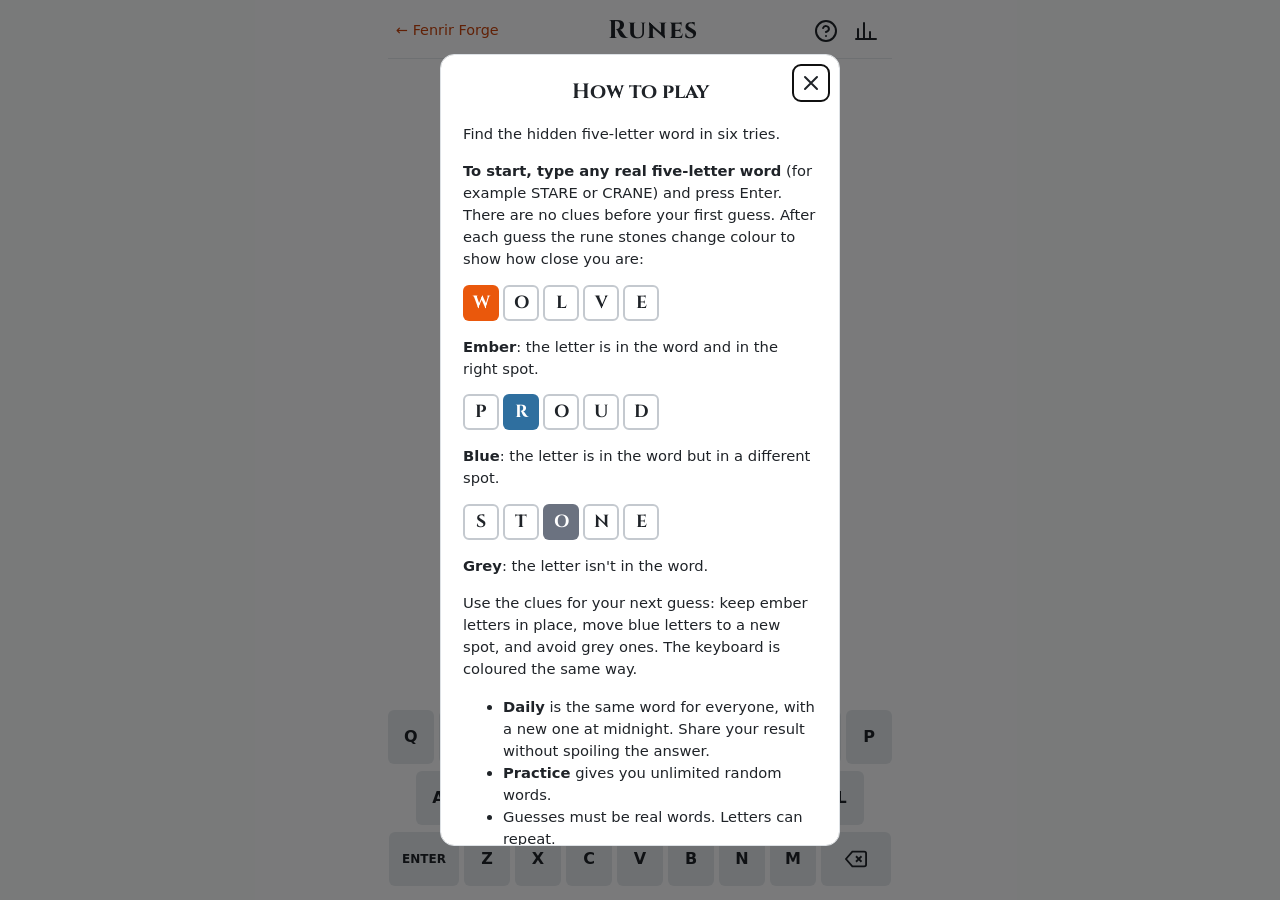
<file: public/runes/index.html>
<!doctype html>
<html lang="en-AU">
<head>
<meta charset="utf-8">
<meta name="viewport" content="width=device-width, initial-scale=1, viewport-fit=cover">
<title>Runes · Fenrir Forge</title>
<meta name="description" content="Runes: a free daily five-letter word puzzle. Six tries to find the hidden word, plus unlimited practice games.">
<link rel="icon" href="../logo.svg" type="image/svg+xml">
<link rel="stylesheet" href="https://fonts.googleapis.com/css2?family=Cinzel:wght@600;700&display=swap">
<link rel="stylesheet" href="../styles.css">
<style>
  :root {
    --correct: #ea580c;   /* ember: right letter, right spot */
    --present: #2f6f9f;   /* steel blue: in the word, wrong spot */
    --absent: #6b7280;
    --tile-border: #c4c9cf;
    --key: #dde1e5;
    --tile: min(60px, calc((100vw - 56px) / 5), calc((100svh - 340px) / 6));
  }
  @media (prefers-color-scheme: dark) {
    :root { --absent: #2b2f34; --tile-border: #4a5058; --key: #565d66; --present: #3b82b8; }
  }
  html, body { height: 100%; }
  body {
    max-width: 520px; padding: 12px 8px calc(10px + env(safe-area-inset-bottom));
    display: flex; flex-direction: column; -webkit-tap-highlight-color: transparent;
  }
  header { display: flex; align-items: center; justify-content: space-between; padding: 0 8px 8px; border-bottom: 1px solid var(--border); }
  .back { color: var(--accent); text-decoration: none; font-size: 0.9rem; }
  h1 { margin: 0; font-family: "Cinzel", Georgia, serif; font-size: 1.6rem; letter-spacing: 0.06em; }
  .icons { display: flex; gap: 4px; }
  .icon-btn { background: none; border: none; color: var(--text); padding: 6px; cursor: pointer; border-radius: 8px; }
  .icon-btn:hover { background: var(--accent-soft); }
  .icon-btn svg { width: 24px; height: 24px; stroke: currentColor; fill: none; stroke-width: 2; stroke-linecap: round; stroke-linejoin: round; display: block; }

  .modebar { display: flex; justify-content: center; gap: 6px; margin: 10px 0 4px; }
  .modebar button {
    font: inherit; font-size: 0.85rem; padding: 5px 14px; border-radius: 999px; cursor: pointer;
    border: 1px solid var(--border); background: var(--surface); color: var(--muted);
  }
  .modebar button.active { background: var(--accent); border-color: var(--accent); color: #fff; }
  .subtitle { text-align: center; color: var(--muted); font-size: 0.85rem; min-height: 1.3em; }

  main { flex: 1; display: flex; align-items: center; justify-content: center; position: relative; }
  .board { display: grid; grid-template-rows: repeat(6, var(--tile)); gap: 6px; padding: 8px 0; }
  .row { display: grid; grid-template-columns: repeat(5, var(--tile)); gap: 6px; }
  .tile {
    display: flex; align-items: center; justify-content: center;
    border: 2px solid var(--tile-border); border-radius: 6px;
    font-family: "Cinzel", Georgia, serif; font-weight: 700; font-size: calc(var(--tile) * 0.52);
    text-transform: uppercase; color: var(--text); user-select: none;
  }
  .tile.filled { border-color: var(--muted); animation: pop 0.1s ease; }
  .tile.correct, .tile.present, .tile.absent { color: #fff; border-color: transparent; }
  .tile.correct { background: var(--correct); }
  .tile.present { background: var(--present); }
  .tile.absent { background: var(--absent); }
  .tile.flip { animation: flip 0.5s ease forwards; }
  .row.shake { animation: shake 0.45s ease; }
  .tile.bounce { animation: bounce 0.5s ease; }
  @keyframes pop { 50% { transform: scale(1.1); } }
  @keyframes flip { 0% { transform: rotateX(0); } 50% { transform: rotateX(90deg); } 100% { transform: rotateX(0); } }
  @keyframes shake { 20%, 60% { transform: translateX(-6px); } 40%, 80% { transform: translateX(6px); } }
  @keyframes bounce { 40% { transform: translateY(-14px); } 70% { transform: translateY(3px); } }

  .toast {
    position: absolute; top: 4px; left: 50%; transform: translateX(-50%);
    background: var(--text); color: var(--bg); padding: 10px 16px; border-radius: 8px;
    font-weight: 600; font-size: 0.9rem; pointer-events: none; opacity: 0; transition: opacity 0.2s; z-index: 5; white-space: nowrap;
  }
  .toast.show { opacity: 1; }

  .keyboard { display: flex; flex-direction: column; gap: 7px; padding: 4px 0; user-select: none; }
  .krow { display: flex; gap: 5px; justify-content: center; }
  .key {
    flex: 1; max-width: 46px; height: 54px; border: none; border-radius: 6px;
    background: var(--key); color: var(--text); font: inherit; font-weight: 700; font-size: 1rem;
    text-transform: uppercase; cursor: pointer; touch-action: manipulation; padding: 0;
  }
  .key.wide { max-width: 70px; flex: 1.5; font-size: 0.75rem; }
  .key.correct { background: var(--correct); color: #fff; }
  .key.present { background: var(--present); color: #fff; }
  .key.absent { background: var(--absent); color: #fff; opacity: 0.6; }
  .key svg { width: 22px; height: 22px; stroke: currentColor; fill: none; stroke-width: 2; vertical-align: middle; }
  .spacer { flex: 0.5; max-width: 23px; }

  dialog {
    border: 1px solid var(--border); border-radius: 14px; background: var(--surface); color: var(--text);
    padding: 22px; width: min(92vw, 400px); max-height: 88svh;
  }
  dialog::backdrop { background: rgba(0,0,0,0.5); }
  dialog h2 { font-family: "Cinzel", Georgia, serif; margin: 0 0 10px; font-size: 1.3rem; text-align: center; }
  dialog p, dialog li { font-size: 0.92rem; }
  .close { position: absolute; top: 10px; right: 10px; }
  .example { display: flex; gap: 4px; margin: 6px 0 2px; }
  .example .tile { --tile: 36px; width: 36px; height: 36px; font-size: 1.1rem; }
  .definition {
    background: var(--bg); border: 1px solid var(--border); border-radius: 10px;
    padding: 10px 14px; margin: -4px 0 16px; font-size: 0.88rem;
  }
  .definition em { color: var(--muted); font-size: 0.8rem; }
  .definition ol { margin: 4px 0 0; padding-left: 20px; }
  .definition li { margin: 2px 0; }
  .definition small { display: block; margin-top: 6px; color: var(--muted); font-size: 0.7rem; }
  .stat-row { display: flex; justify-content: space-around; text-align: center; margin: 8px 0 16px; }
  .stat-row b { display: block; font-size: 1.6rem; font-variant-numeric: tabular-nums; }
  .stat-row span { font-size: 0.72rem; color: var(--muted); }
  .dist { display: grid; gap: 4px; font-size: 0.85rem; }
  .dist div { display: flex; align-items: center; gap: 6px; }
  .bar { background: var(--absent); color: #fff; padding: 1px 6px; text-align: right; min-width: 22px; border-radius: 3px; font-weight: 600; }
  .bar.hl { background: var(--correct); }
  .answer { text-align: center; font-size: 0.95rem; margin: 0 0 12px; }
  .answer b { font-family: "Cinzel", Georgia, serif; letter-spacing: 0.15em; font-size: 1.2rem; }
  .actions { display: flex; gap: 8px; justify-content: center; margin-top: 18px; flex-wrap: wrap; }
  .btn {
    font: inherit; font-size: 0.9rem; font-weight: 600; padding: 10px 16px; border-radius: 8px; cursor: pointer;
    border: 1px solid var(--border); background: var(--surface); color: var(--text);
  }
  .btn.primary { background: var(--accent); border-color: var(--accent); color: #fff; }
  .next { text-align: center; color: var(--muted); font-size: 0.85rem; margin-top: 12px; }
</style>
</head>
<body>
  <header>
    <a class="back" href="../">&larr; Fenrir Forge</a>
    <h1>Runes</h1>
    <div class="icons">
      <button class="icon-btn" id="helpBtn" aria-label="How to play"><svg viewBox="0 0 24 24"><circle cx="12" cy="12" r="10"/><path d="M9.1 9a3 3 0 0 1 5.8 1c0 2-3 3-3 3"/><path d="M12 17h.01"/></svg></button>
      <button class="icon-btn" id="statsBtn" aria-label="Statistics"><svg viewBox="0 0 24 24"><path d="M4 20V10"/><path d="M10 20V4"/><path d="M16 20v-7"/><path d="M22 20H2"/></svg></button>
    </div>
  </header>

  <div class="modebar">
    <button id="dailyBtn">Daily</button>
    <button id="practiceBtn">Practice</button>
  </div>
  <div class="subtitle" id="subtitle"></div>

  <main>
    <div class="toast" id="toast" role="status" aria-live="polite"></div>
    <div class="board" id="board"></div>
  </main>

  <div class="keyboard" id="keyboard"></div>

  <dialog id="helpDialog">
    <button class="icon-btn close" data-close aria-label="Close"><svg viewBox="0 0 24 24"><path d="M18 6 6 18M6 6l12 12"/></svg></button>
    <h2>How to play</h2>
    <p>Find the hidden five-letter word in six tries.</p>
    <p><b>To start, type any real five-letter word</b> (for example STARE or CRANE) and press Enter. There are no clues before your first guess. After each guess the rune stones change colour to show how close you are:</p>
    <div class="example"><div class="tile correct">w</div><div class="tile">o</div><div class="tile">l</div><div class="tile">v</div><div class="tile">e</div></div>
    <p><b>Ember</b>: the letter is in the word and in the right spot.</p>
    <div class="example"><div class="tile">p</div><div class="tile present">r</div><div class="tile">o</div><div class="tile">u</div><div class="tile">d</div></div>
    <p><b>Blue</b>: the letter is in the word but in a different spot.</p>
    <div class="example"><div class="tile">s</div><div class="tile">t</div><div class="tile absent">o</div><div class="tile">n</div><div class="tile">e</div></div>
    <p><b>Grey</b>: the letter isn't in the word.</p>
    <p>Use the clues for your next guess: keep ember letters in place, move blue letters to a new spot, and avoid grey ones. The keyboard is coloured the same way.</p>
    <ul>
      <li><b>Daily</b> is the same word for everyone, with a new one at midnight. Share your result without spoiling the answer.</li>
      <li><b>Practice</b> gives you unlimited random words.</li>
      <li>Guesses must be real words. Letters can repeat.</li>
    </ul>
    <div class="actions"><button class="btn primary" data-close>Play</button></div>
  </dialog>

  <dialog id="statsDialog">
    <button class="icon-btn close" data-close aria-label="Close"><svg viewBox="0 0 24 24"><path d="M18 6 6 18M6 6l12 12"/></svg></button>
    <h2 id="statsTitle">Statistics</h2>
    <p class="answer" id="answerLine" hidden></p>
    <div class="definition" id="definition" hidden></div>
    <div class="stat-row">
      <div><b id="sPlayed">0</b><span>Played</span></div>
      <div><b id="sWin">0</b><span>Win %</span></div>
      <div><b id="sStreak">0</b><span>Current streak</span></div>
      <div><b id="sMax">0</b><span>Best streak</span></div>
    </div>
    <p style="font-weight:600;margin:0 0 6px">Daily guess distribution</p>
    <div class="dist" id="dist"></div>
    <div class="actions" id="endActions"></div>
    <p class="next" id="nextLine"></p>
  </dialog>

<script src="words.js"></script>
<script>
// ---------- Words ----------
const ANSWERS = atob(RUNES_ANSWERS).match(/.{5}/g);
const ACCEPTED = new Set(RUNES_ACCEPTED.match(/.{5}/g));

// ---------- Daily puzzle (#1 = 7 Oct 2026, local midnight rollover) ----------
const LAUNCH = new Date(2026, 9, 7);
const todayKey = () => new Date().toLocaleDateString("en-CA");
const dayNumber = key => Math.round((new Date(key + "T00:00") - LAUNCH) / 86400000) + 1;
const dailyAnswer = key => ANSWERS[((dayNumber(key) - 1) % ANSWERS.length + ANSWERS.length) % ANSWERS.length];

// ---------- Storage (per device; can be unavailable) ----------
const store = {
  get(k, d) { try { const v = localStorage.getItem(k); return v ? JSON.parse(v) : d; } catch { return d; } },
  set(k, v) { try { localStorage.setItem(k, JSON.stringify(v)); } catch {} }
};
const emptyStats = () => ({ played: 0, won: 0, streak: 0, maxStreak: 0, lastWinDay: null, dist: [0, 0, 0, 0, 0, 0] });

// ---------- State ----------
const $ = id => document.getElementById(id);
let mode = store.get("ff-runes-mode", "daily");
let game;           // { answer, guesses: [], done, won, dateKey? }
let current = "";
let busy = false;   // true while a guess is being revealed

function loadGame() {
  if (mode === "daily") {
    const key = todayKey();
    const saved = store.get("ff-runes-daily", null);
    game = saved && saved.dateKey === key ? saved : { dateKey: key, answer: dailyAnswer(key), guesses: [], done: false, won: false };
  } else {
    game = store.get("ff-runes-practice", null) || newPractice();
  }
  current = "";
  store.set("ff-runes-mode", mode);
  saveGame(); renderAll();
}
function newPractice() {
  return { answer: ANSWERS[Math.floor(Math.random() * ANSWERS.length)], guesses: [], done: false, won: false };
}
function saveGame() { store.set(mode === "daily" ? "ff-runes-daily" : "ff-runes-practice", game); }

// Scores a guess, handling repeated letters: exact matches first, then "present" only
// while that letter still has unmatched copies in the answer.
function score(guess, answer) {
  const result = Array(5).fill("absent"), left = {};
  for (let i = 0; i < 5; i++) {
    if (guess[i] === answer[i]) result[i] = "correct";
    else left[answer[i]] = (left[answer[i]] || 0) + 1;
  }
  for (let i = 0; i < 5; i++) {
    if (result[i] !== "correct" && left[guess[i]] > 0) { result[i] = "present"; left[guess[i]]--; }
  }
  return result;
}

// ---------- Board & keyboard ----------
const board = $("board"), tiles = [];
for (let r = 0; r < 6; r++) {
  const row = document.createElement("div");
  row.className = "row";
  tiles.push([]);
  for (let c = 0; c < 5; c++) {
    const t = document.createElement("div");
    t.className = "tile";
    row.append(t); tiles[r].push(t);
  }
  board.append(row);
}

const LAYOUT = ["qwertyuiop", " asdfghjkl ", "Ezxcvbnm<"];
const keys = {};
const backspaceSvg = '<svg viewBox="0 0 24 24"><path d="M21 4H8l-7 8 7 8h13a2 2 0 0 0 2-2V6a2 2 0 0 0-2-2Z"/><path d="m18 9-6 6M12 9l6 6"/></svg>';
for (const line of LAYOUT) {
  const row = document.createElement("div");
  row.className = "krow";
  for (const ch of line) {
    if (ch === " ") { const s = document.createElement("div"); s.className = "spacer"; row.append(s); continue; }
    const k = document.createElement("button");
    k.className = "key";
    if (ch === "E") { k.textContent = "Enter"; k.classList.add("wide"); k.onclick = submit; }
    else if (ch === "<") { k.innerHTML = backspaceSvg; k.classList.add("wide"); k.setAttribute("aria-label", "Backspace"); k.onclick = backspace; }
    else { k.textContent = ch; k.onclick = () => type(ch); keys[ch] = k; }
    row.append(k);
  }
  $("keyboard").append(row);
}

function renderAll() {
  const rank = { absent: 1, present: 2, correct: 3 }, best = {};
  for (let r = 0; r < 6; r++) {
    const guess = game.guesses[r], res = guess ? score(guess, game.answer) : null;
    for (let c = 0; c < 5; c++) {
      const t = tiles[r][c];
      t.className = "tile";
      if (guess) {
        t.textContent = guess[c];
        t.classList.add(res[c]);
        if (!best[guess[c]] || rank[res[c]] > rank[best[guess[c]]]) best[guess[c]] = res[c];
      } else if (r === game.guesses.length && current[c]) {
        t.textContent = current[c]; t.classList.add("filled");
      } else {
        t.textContent = "";
      }
    }
  }
  for (const [ch, k] of Object.entries(keys)) {
    k.className = "key" + (best[ch] ? " " + best[ch] : "");
  }
  $("dailyBtn").classList.toggle("active", mode === "daily");
  $("practiceBtn").classList.toggle("active", mode === "practice");
  $("subtitle").textContent = !game.guesses.length
    ? "Type any five-letter word, then press Enter"
    : mode === "daily"
      ? `Daily Runes #${dayNumber(game.dateKey)}` + (game.done ? (game.won ? " · Solved ✓" : " · Better luck tomorrow") : "")
      : "Practice · unlimited words";
}

function renderCurrentRow() {
  const r = game.guesses.length;
  if (r >= 6) return;
  for (let c = 0; c < 5; c++) {
    const t = tiles[r][c];
    t.textContent = current[c] || "";
    t.className = "tile" + (current[c] ? " filled" : "");
  }
}

// ---------- Input ----------
function type(ch) {
  if (busy || game.done || current.length >= 5) return;
  current += ch; renderCurrentRow();
}
function backspace() {
  if (busy || game.done) return;
  current = current.slice(0, -1); renderCurrentRow();
}
function submit() {
  if (busy || game.done) return;
  const row = board.children[game.guesses.length];
  if (current.length < 5) return reject(row, "Not enough letters");
  if (!ACCEPTED.has(current)) return reject(row, "Not in word list");

  const guess = current, res = score(guess, game.answer), r = game.guesses.length;
  game.guesses.push(guess); current = "";
  game.won = guess === game.answer;
  game.done = game.won || game.guesses.length === 6;
  if (game.done && mode === "daily") recordDaily();
  saveGame();

  // Reveal tiles one at a time, then refresh the keyboard and finish.
  busy = true;
  res.forEach((state, c) => setTimeout(() => {
    const t = tiles[r][c];
    t.classList.add("flip");
    setTimeout(() => { t.classList.remove("filled"); t.classList.add(state); }, 250);
  }, c * 300));
  setTimeout(() => {
    busy = false; renderAll();
    if (game.won) {
      tiles[r].forEach((t, c) => setTimeout(() => t.classList.add("bounce"), c * 90));
      toast(["Legendary!", "Magnificent!", "Impressive!", "Splendid!", "Great!", "Phew!"][r]);
      setTimeout(showStats, 1600);
    } else if (game.done) {
      toast(game.answer.toUpperCase(), 2500);
      setTimeout(showStats, 1800);
    }
  }, 5 * 300 + 250);
}
function reject(row, msg) {
  row.classList.remove("shake"); void row.offsetWidth; row.classList.add("shake");
  toast(msg);
}

let toastTimer;
function toast(msg, ms = 1400) {
  const t = $("toast");
  t.textContent = msg; t.classList.add("show");
  clearTimeout(toastTimer);
  toastTimer = setTimeout(() => t.classList.remove("show"), ms);
}

document.addEventListener("keydown", e => {
  if (e.ctrlKey || e.metaKey || e.altKey || document.querySelector("dialog[open]")) return;
  if (e.key === "Enter") { e.preventDefault(); submit(); }
  else if (e.key === "Backspace") backspace();
  else if (/^[a-zA-Z]$/.test(e.key)) type(e.key.toLowerCase());
});

// ---------- Stats ----------
function recordDaily() {
  const s = store.get("ff-runes-stats", emptyStats()), day = dayNumber(game.dateKey);
  s.played++;
  if (game.won) {
    s.won++;
    s.streak = s.lastWinDay === day - 1 ? s.streak + 1 : 1;
    s.maxStreak = Math.max(s.maxStreak, s.streak);
    s.lastWinDay = day;
    s.dist[game.guesses.length - 1]++;
  } else {
    s.streak = 0;
  }
  store.set("ff-runes-stats", s);
}

function showStats() {
  const s = store.get("ff-runes-stats", emptyStats());
  const streak = s.lastWinDay !== null && s.lastWinDay >= dayNumber(todayKey()) - 1 ? s.streak : 0;
  $("sPlayed").textContent = s.played;
  $("sWin").textContent = s.played ? Math.round((s.won / s.played) * 100) : 0;
  $("sStreak").textContent = streak;
  $("sMax").textContent = s.maxStreak;

  const max = Math.max(1, ...s.dist), dist = $("dist");
  dist.replaceChildren();
  const highlight = mode === "daily" && game.won ? game.guesses.length - 1 : -1;
  s.dist.forEach((n, i) => {
    const row = document.createElement("div"), bar = document.createElement("span");
    bar.className = "bar" + (i === highlight ? " hl" : "");
    bar.style.width = Math.max(8, (n / max) * 100) + "%";
    bar.textContent = n;
    row.append(String(i + 1), bar);
    dist.append(row);
  });

  const answerLine = $("answerLine");
  answerLine.hidden = !game.done;
  $("definition").hidden = true;
  if (game.done) {
    answerLine.replaceChildren(game.won ? "You found " : "The word was ", Object.assign(document.createElement("b"), { textContent: game.answer.toUpperCase() }));
    showDefinition(game.answer);
  }
  $("statsTitle").textContent = game.done ? (game.won ? "Well forged!" : "The runes held firm") : "Statistics";

  const actions = $("endActions");
  actions.replaceChildren();
  if (game.done && mode === "daily") actions.append(button("Share result", "", share));
  if (game.done) actions.append(button(mode === "daily" ? "Play practice" : "New word", "primary", () => {
    $("statsDialog").close();
    mode = "practice";
    if (store.get("ff-runes-practice", { done: true }).done) store.set("ff-runes-practice", newPractice());
    loadGame();
  }));
  $("nextLine").textContent = mode === "daily" && game.done ? "A new daily word arrives at midnight." : "";
  $("statsDialog").showModal();
}

// Definitions are only downloaded once a game ends, so they can't spoil anything.
let definitions = null;
async function showDefinition(word) {
  try {
    definitions = definitions || await fetch("definitions.json").then(r => r.ok ? r.json() : Promise.reject());
  } catch { return; }
  const d = definitions[word], box = $("definition");
  if (!d || word !== game.answer) return;
  const list = document.createElement("ol");
  if (d.senses.length === 1) list.style.listStyle = "none", list.style.paddingLeft = "0";
  for (const s of d.senses) list.append(Object.assign(document.createElement("li"), { textContent: s }));
  box.replaceChildren(
    Object.assign(document.createElement("em"), { textContent: d.pos }),
    list,
    Object.assign(document.createElement("small"), { textContent: "Definition from WordNet, Princeton University" })
  );
  box.hidden = false;
}

function button(label, cls, onClick) {
  const b = document.createElement("button");
  b.className = "btn " + cls; b.textContent = label; b.onclick = onClick;
  return b;
}

async function share(e) {
  const squares = { correct: "🟧", present: "🟦", absent: "⬛" };
  const grid = game.guesses.map(g => score(g, game.answer).map(s => squares[s]).join("")).join("\n");
  const text = `Runes #${dayNumber(game.dateKey)} ${game.won ? game.guesses.length : "X"}/6\n\n${grid}\n\n${location.href.split("?")[0]}`;
  try {
    if (navigator.share && matchMedia("(pointer: coarse)").matches) await navigator.share({ text });
    else { await navigator.clipboard.writeText(text); e.target.textContent = "Copied ✓"; }
  } catch (err) {
    if (err && err.name === "AbortError") return;
    prompt("Copy your result:", text);
  }
}

// ---------- Wiring ----------
$("dailyBtn").onclick = () => { if (mode !== "daily" && !busy) { mode = "daily"; loadGame(); } };
$("practiceBtn").onclick = () => { if (mode !== "practice" && !busy) { mode = "practice"; loadGame(); } };
$("helpBtn").onclick = () => $("helpDialog").showModal();
$("statsBtn").onclick = showStats;
document.querySelectorAll("[data-close]").forEach(b => b.onclick = () => b.closest("dialog").close());
document.querySelectorAll("dialog").forEach(d => d.addEventListener("click", e => { if (e.target === d) d.close(); }));
document.querySelectorAll("button").forEach(b => b.addEventListener("mousedown", e => e.preventDefault())); // keep keyboard focus off buttons so Enter submits

loadGame();
if (!store.get("ff-runes-seen-help", false)) { $("helpDialog").showModal(); store.set("ff-runes-seen-help", true); }
// Roll over to the new daily word if the page is left open past midnight.
document.addEventListener("visibilitychange", () => {
  if (document.visibilityState === "visible" && mode === "daily" && game.dateKey !== todayKey() && !busy) loadGame();
});
</script>
</body>
</html>
</file>
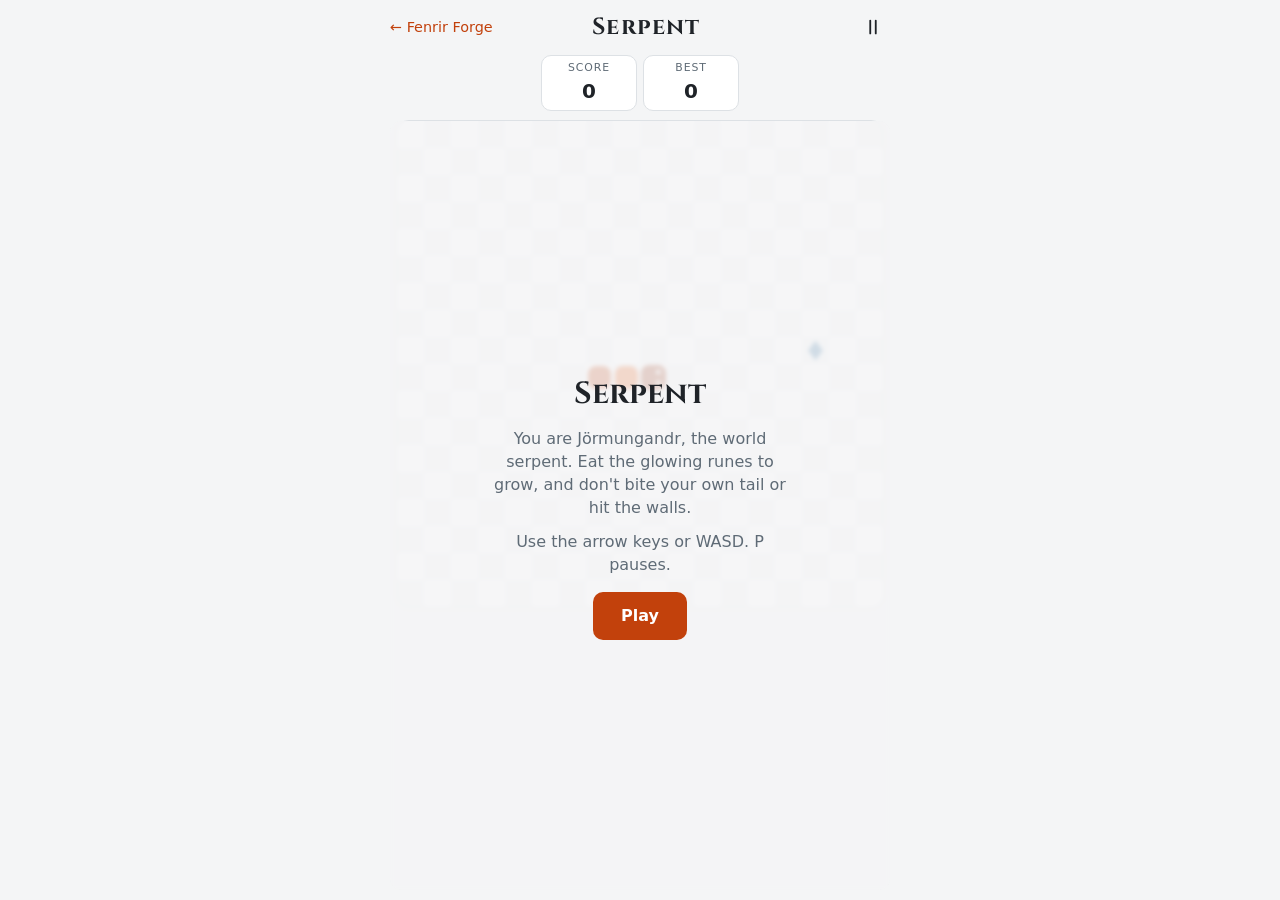
<file: public/serpent/index.html>
<!doctype html>
<html lang="en-AU">
<head>
<meta charset="utf-8">
<meta name="viewport" content="width=device-width, initial-scale=1, viewport-fit=cover">
<title>Serpent · Fenrir Forge</title>
<meta name="description" content="Serpent: guide the world serpent, eat the runes and grow longer without biting your own tail. Free classic snake game.">
<link rel="icon" href="../logo.svg" type="image/svg+xml">
<link rel="stylesheet" href="https://fonts.googleapis.com/css2?family=Cinzel:wght@600;700&display=swap">
<link rel="stylesheet" href="../styles.css">
<link rel="stylesheet" href="../games.css">
</head>
<body>
  <div class="g-head">
    <a class="back" href="../">&larr; Fenrir Forge</a>
    <h1>Serpent</h1>
    <div class="spacer"><button class="icon-btn" id="pauseBtn" aria-label="Pause"><svg viewBox="0 0 24 24"><path d="M9 5v14M15 5v14"/></svg></button></div>
  </div>
  <div class="g-scores">
    <div class="g-score"><span>Score</span><b id="score">0</b></div>
    <div class="g-score"><span>Best</span><b id="best">0</b></div>
  </div>

  <div class="g-stage" id="stage">
    <canvas id="game" aria-label="Serpent game board"></canvas>
    <div class="g-overlay" id="overlay">
      <h2 id="ovTitle">Serpent</h2>
      <p id="ovText">You are Jörmungandr, the world serpent. Eat the glowing runes to grow, and don't bite your own tail or hit the walls.</p>
      <p class="touch-only">Swipe on the board or use the arrows below.</p>
      <p class="mouse-only">Use the arrow keys or WASD. P pauses.</p>
      <button class="g-btn" id="startBtn">Play</button>
    </div>
  </div>

  <div class="g-pad touch-only" id="pad" style="grid-template-columns: repeat(3, 64px);">
    <span></span><button data-dir="up" aria-label="Up"><svg viewBox="0 0 24 24"><path d="m6 15 6-6 6 6"/></svg></button><span></span>
    <button data-dir="left" aria-label="Left"><svg viewBox="0 0 24 24"><path d="m15 6-6 6 6 6"/></svg></button>
    <button data-dir="down" aria-label="Down"><svg viewBox="0 0 24 24"><path d="m6 9 6 6 6-6"/></svg></button>
    <button data-dir="right" aria-label="Right"><svg viewBox="0 0 24 24"><path d="m9 6 6 6-6 6"/></svg></button>
  </div>

<script>
const $ = id => document.getElementById(id);
const store = {
  get(k, d) { try { const v = localStorage.getItem(k); return v ? JSON.parse(v) : d; } catch { return d; } },
  set(k, v) { try { localStorage.setItem(k, JSON.stringify(v)); } catch {} }
};
const N = 18;                         // board is N x N cells
const DIRS = { up: [0, -1], down: [0, 1], left: [-1, 0], right: [1, 0] };
const canvas = $("game"), ctx = canvas.getContext("2d");
let cell, snake, dir, queue, food, bonus, score, state = "ready", timer = 0, last = 0, eaten;
let best = store.get("ff-serpent-best", 0);
$("best").textContent = best;

function colors() {
  const dark = matchMedia("(prefers-color-scheme: dark)").matches;
  return dark
    ? { bg: "#1b1e22", grid: "#22262b", body: "#fb923c", body2: "#ea580c", head: "#fdba74", food: "#60a5fa", bonus: "#fde68a", eye: "#1b1e22" }
    : { bg: "#ffffff", grid: "#f1f3f5", body: "#ea580c", body2: "#c2410c", head: "#9a3412", food: "#2f6f9f", bonus: "#d97706", eye: "#ffffff" };
}

function fit() {
  const stage = $("stage").getBoundingClientRect();
  const size = Math.floor(Math.min(stage.width, stage.height) / N) * N;
  const dpr = Math.min(devicePixelRatio || 1, 2);
  cell = size / N;
  canvas.style.width = canvas.style.height = size + "px";
  canvas.width = canvas.height = size * dpr;
  ctx.setTransform(dpr, 0, 0, dpr, 0, 0);
  draw();
}
addEventListener("resize", fit);

function reset() {
  const m = Math.floor(N / 2);
  snake = [[m, m], [m - 1, m], [m - 2, m]];
  dir = "right"; queue = []; score = 0; eaten = 0; bonus = null;
  placeFood();
  $("score").textContent = 0;
}
function freeCell() {
  let x, y;
  do { x = Math.floor(Math.random() * N); y = Math.floor(Math.random() * N); }
  while (snake.some(s => s[0] === x && s[1] === y) || (food && food[0] === x && food[1] === y));
  return [x, y];
}
function placeFood() { food = freeCell(); }

// Speeds up as the serpent grows: 150ms per move, down to 65ms.
const stepMs = () => Math.max(65, 150 - eaten * 3);

function step() {
  if (queue.length) {
    const next = queue.shift();
    const [dx, dy] = DIRS[next], [cx, cy] = DIRS[dir];
    if (dx !== -cx || dy !== -cy) dir = next;
  }
  const [dx, dy] = DIRS[dir];
  const head = [snake[0][0] + dx, snake[0][1] + dy];
  const growing = head[0] === food[0] && head[1] === food[1];
  const body = growing ? snake : snake.slice(0, -1);
  if (head[0] < 0 || head[1] < 0 || head[0] >= N || head[1] >= N || body.some(s => s[0] === head[0] && s[1] === head[1])) return gameOver();
  snake.unshift(head);
  if (growing) {
    eaten++; score += 1;
    placeFood();
    if (!bonus && eaten % 5 === 0) bonus = { pos: freeCell(), until: performance.now() + 6000 };
  } else {
    snake.pop();
  }
  if (bonus && head[0] === bonus.pos[0] && head[1] === bonus.pos[1]) { score += 5; bonus = null; }
  if (bonus && performance.now() > bonus.until) bonus = null;
  $("score").textContent = score;
}

function draw() {
  if (!snake) return;
  const c = colors(), s = cell;
  ctx.fillStyle = c.bg; ctx.fillRect(0, 0, N * s, N * s);
  ctx.fillStyle = c.grid;
  for (let x = 0; x < N; x++) for (let y = 0; y < N; y++) if ((x + y) % 2) ctx.fillRect(x * s, y * s, s, s);

  // Rune food: a diamond
  const diamond = (x, y, color, scale) => {
    const cx = x * s + s / 2, cy = y * s + s / 2, r = s * 0.36 * scale;
    ctx.fillStyle = color; ctx.beginPath();
    ctx.moveTo(cx, cy - r); ctx.lineTo(cx + r * 0.75, cy); ctx.lineTo(cx, cy + r); ctx.lineTo(cx - r * 0.75, cy); ctx.closePath(); ctx.fill();
  };
  diamond(food[0], food[1], c.food, 1);
  if (bonus) diamond(bonus.pos[0], bonus.pos[1], c.bonus, 1.1 + 0.1 * Math.sin(performance.now() / 120));

  snake.forEach(([x, y], i) => {
    ctx.fillStyle = i === 0 ? c.head : i % 2 ? c.body : c.body2;
    const pad = i === 0 ? 1 : 2;
    ctx.beginPath(); ctx.roundRect(x * s + pad, y * s + pad, s - pad * 2, s - pad * 2, s * 0.3); ctx.fill();
  });
  // Eyes on the head, facing the direction of travel
  const [hx, hy] = snake[0], [dx, dy] = DIRS[dir];
  ctx.fillStyle = c.eye;
  for (const side of [-1, 1]) {
    const ex = hx * s + s / 2 + dx * s * 0.18 + dy * side * s * 0.2;
    const ey = hy * s + s / 2 + dy * s * 0.18 - dx * side * s * 0.2;
    ctx.beginPath(); ctx.arc(ex, ey, s * 0.09, 0, Math.PI * 2); ctx.fill();
  }
}

function loop(t) {
  if (state !== "play") return;
  timer += t - last; last = t;
  while (timer >= stepMs() && state === "play") { timer -= stepMs(); step(); }
  draw();
  requestAnimationFrame(loop);
}

function start() {
  reset();
  $("overlay").hidden = true;
  state = "play"; timer = 0; last = performance.now();
  requestAnimationFrame(loop);
}
function gameOver() {
  state = "over";
  if (score > best) { best = score; store.set("ff-serpent-best", best); $("best").textContent = best; }
  $("ovTitle").textContent = "Game over";
  $("ovText").textContent = `Score ${score}. ${score >= best && score > 0 ? "A new best!" : `Best: ${best}.`}`;
  $("startBtn").textContent = "Play again";
  document.querySelectorAll("#overlay .touch-only, #overlay .mouse-only").forEach(e => e.hidden = true);
  $("overlay").hidden = false;
}
function pause() {
  if (state === "play") {
    state = "paused";
    $("ovTitle").textContent = "Paused"; $("ovText").textContent = "Take a breath.";
    $("startBtn").textContent = "Resume";
    document.querySelectorAll("#overlay .touch-only, #overlay .mouse-only").forEach(e => e.hidden = true);
    $("overlay").hidden = false;
  }
}
function resume() { $("overlay").hidden = true; state = "play"; last = performance.now(); requestAnimationFrame(loop); }

function turn(d) {
  if (state === "ready" || state === "over") return;
  if (queue.length < 3) queue.push(d);
}

$("startBtn").onclick = () => state === "paused" ? resume() : start();
$("pauseBtn").onclick = () => state === "paused" ? resume() : pause();
document.querySelectorAll("[data-dir]").forEach(b => b.addEventListener("pointerdown", e => { e.preventDefault(); turn(b.dataset.dir); }));
const KEYS = { ArrowUp: "up", ArrowDown: "down", ArrowLeft: "left", ArrowRight: "right", w: "up", s: "down", a: "left", d: "right" };
addEventListener("keydown", e => {
  if (KEYS[e.key]) { e.preventDefault(); turn(KEYS[e.key]); }
  else if (e.key === "p" || e.key === "P" || e.key === "Escape") state === "paused" ? resume() : pause();
  else if ((e.key === "Enter" || e.key === " ") && state !== "play") { e.preventDefault(); $("startBtn").click(); }
});
// Swipe anywhere on the board
let touchStart = null;
canvas.addEventListener("pointerdown", e => { touchStart = [e.clientX, e.clientY]; });
canvas.addEventListener("pointermove", e => {
  if (!touchStart) return;
  const dx = e.clientX - touchStart[0], dy = e.clientY - touchStart[1];
  if (Math.max(Math.abs(dx), Math.abs(dy)) < 24) return;
  turn(Math.abs(dx) > Math.abs(dy) ? (dx > 0 ? "right" : "left") : (dy > 0 ? "down" : "up"));
  touchStart = [e.clientX, e.clientY];
});
addEventListener("pointerup", () => touchStart = null);
document.addEventListener("visibilitychange", () => { if (document.hidden) pause(); });
matchMedia("(prefers-color-scheme: dark)").addEventListener("change", draw);

reset(); fit();
</script>
</body>
</html>
</file>
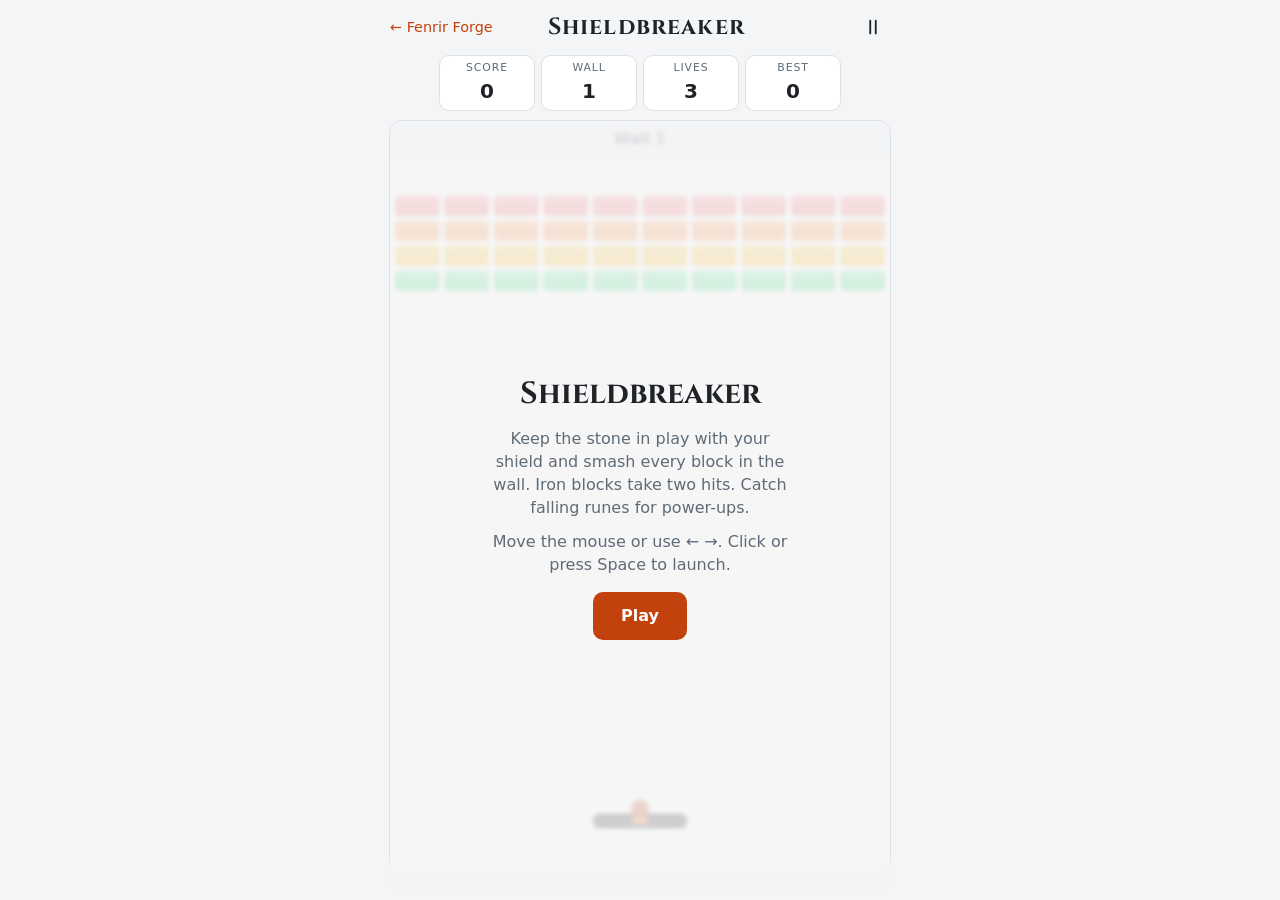
<file: public/shieldbreaker/index.html>
<!doctype html>
<html lang="en-AU">
<head>
<meta charset="utf-8">
<meta name="viewport" content="width=device-width, initial-scale=1, viewport-fit=cover">
<title>Shieldbreaker · Fenrir Forge</title>
<meta name="description" content="Shieldbreaker: bounce the stone off your shield and smash every block in the wall. Free classic brick-breaking game.">
<link rel="icon" href="../logo.svg" type="image/svg+xml">
<link rel="stylesheet" href="https://fonts.googleapis.com/css2?family=Cinzel:wght@600;700&display=swap">
<link rel="stylesheet" href="../styles.css">
<link rel="stylesheet" href="../games.css">
</head>
<body>
  <div class="g-head">
    <a class="back" href="../">&larr; Fenrir Forge</a>
    <h1>Shieldbreaker</h1>
    <div class="spacer"><button class="icon-btn" id="pauseBtn" aria-label="Pause"><svg viewBox="0 0 24 24"><path d="M9 5v14M15 5v14"/></svg></button></div>
  </div>
  <div class="g-scores">
    <div class="g-score"><span>Score</span><b id="score">0</b></div>
    <div class="g-score"><span>Wall</span><b id="level">1</b></div>
    <div class="g-score"><span>Lives</span><b id="lives">3</b></div>
    <div class="g-score"><span>Best</span><b id="best">0</b></div>
  </div>

  <div class="g-stage" id="stage">
    <canvas id="game" aria-label="Shieldbreaker game"></canvas>
    <div class="g-overlay" id="overlay">
      <h2 id="ovTitle">Shieldbreaker</h2>
      <p id="ovText">Keep the stone in play with your shield and smash every block in the wall. Iron blocks take two hits. Catch falling runes for power-ups.</p>
      <p class="touch-only">Drag anywhere to move your shield. Tap to launch.</p>
      <p class="mouse-only">Move the mouse or use ← →. Click or press Space to launch.</p>
      <button class="g-btn" id="startBtn">Play</button>
    </div>
  </div>

<script>
const $ = id => document.getElementById(id);
const store = {
  get(k, d) { try { const v = localStorage.getItem(k); return v ? JSON.parse(v) : d; } catch { return d; } },
  set(k, v) { try { localStorage.setItem(k, JSON.stringify(v)); } catch {} }
};
const W = 400, H = 600, COLS = 10, GAP = 4, BW = (W - GAP * (COLS + 1)) / COLS, BH = 16, TOP = 60;
const canvas = $("game"), ctx = canvas.getContext("2d");
let paddle, balls, bricks, drops, score, lives, level, state = "ready", last, keys = {}, wideUntil = 0;
let best = store.get("ff-shieldbreaker-best", 0);
$("best").textContent = best;
const ROW_COLORS = ["#f87171", "#fb923c", "#fbbf24", "#4ade80", "#38bdf8", "#a78bfa", "#f472b6", "#fb923c"];

function fit() {
  const stage = $("stage").getBoundingClientRect();
  const scale = Math.min(stage.width / W, stage.height / H), dpr = Math.min(devicePixelRatio || 1, 2);
  canvas.style.width = W * scale + "px"; canvas.style.height = H * scale + "px";
  canvas.width = W * scale * dpr; canvas.height = H * scale * dpr;
  ctx.setTransform(scale * dpr, 0, 0, scale * dpr, 0, 0);
  draw();
}
addEventListener("resize", fit);

// Each wall is a pattern; later walls have more rows and more iron blocks.
function buildWall(n) {
  const rows = Math.min(4 + Math.floor((n - 1) / 2), 8);
  const pattern = (n - 1) % 5;
  const list = [];
  for (let r = 0; r < rows; r++) for (let c = 0; c < COLS; c++) {
    const keep = [
      () => true,
      () => (r + c) % 2 === 0 || r < 2,
      () => Math.abs(c - 4.5) <= r + 1,
      () => c !== 4 && c !== 5,
      () => r % 2 === 0 || c % 3 !== 1
    ][pattern]();
    if (!keep) continue;
    const iron = n >= 2 && (r === 0 || (n >= 4 && Math.random() < Math.min(0.08 + n * 0.02, 0.3)));
    list.push({ x: GAP + c * (BW + GAP), y: TOP + r * (BH + GAP), hp: iron ? 2 : 1, iron, color: ROW_COLORS[r % ROW_COLORS.length] });
  }
  return list;
}
const ballSpeed = () => Math.min(300 + level * 22, 520);

function newBall(stuck) {
  return { x: paddle.x, y: paddle.y - 10, vx: 0, vy: 0, r: 7, stuck };
}
function resetPaddle() { paddle = { x: W / 2, y: H - 40, w: 76, h: 12 }; wideUntil = 0; }

function launch() {
  for (const b of balls) if (b.stuck) {
    const a = (-Math.PI / 2) + (Math.random() - 0.5) * 0.6;
    b.vx = Math.cos(a) * ballSpeed(); b.vy = Math.sin(a) * ballSpeed(); b.stuck = false;
  }
}

function update(dt) {
  if (keys.ArrowLeft || keys.a) paddle.x -= 480 * dt;
  if (keys.ArrowRight || keys.d) paddle.x += 480 * dt;
  paddle.w = performance.now() < wideUntil ? 124 : 76;
  paddle.x = Math.max(paddle.w / 2, Math.min(W - paddle.w / 2, paddle.x));

  for (const b of balls) {
    if (b.stuck) { b.x = paddle.x; b.y = paddle.y - b.r - paddle.h / 2; continue; }
    // Move in small steps so a fast ball can't skip through a block.
    const steps = Math.ceil(Math.hypot(b.vx, b.vy) * dt / 4);
    for (let i = 0; i < steps; i++) {
      b.x += b.vx * dt / steps; b.y += b.vy * dt / steps;
      if (b.x < b.r) { b.x = b.r; b.vx = Math.abs(b.vx); }
      if (b.x > W - b.r) { b.x = W - b.r; b.vx = -Math.abs(b.vx); }
      if (b.y < b.r + 30) { b.y = b.r + 30; b.vy = Math.abs(b.vy); }
      // Shield: bounce angle depends on where the stone hits it.
      if (b.vy > 0 && b.y + b.r >= paddle.y - paddle.h / 2 && b.y < paddle.y + paddle.h && Math.abs(b.x - paddle.x) <= paddle.w / 2 + b.r) {
        const off = (b.x - paddle.x) / (paddle.w / 2), angle = off * 1.05, sp = ballSpeed();
        b.vx = Math.sin(angle) * sp; b.vy = -Math.cos(angle) * sp;
        b.y = paddle.y - paddle.h / 2 - b.r;
      }
      for (const k of bricks) {
        if (k.hp <= 0) continue;
        const nx = Math.max(k.x, Math.min(b.x, k.x + BW)), ny = Math.max(k.y, Math.min(b.y, k.y + BH));
        const dx = b.x - nx, dy = b.y - ny;
        if (dx * dx + dy * dy <= b.r * b.r) {
          if (Math.abs(dx) > Math.abs(dy)) b.vx = Math.sign(dx || -b.vx) * Math.abs(b.vx); else b.vy = Math.sign(dy || -b.vy) * Math.abs(b.vy);
          k.hp--;
          score += k.iron ? (k.hp ? 5 : 20) : 10;
          if (k.hp <= 0 && Math.random() < 0.12) drops.push({ x: k.x + BW / 2, y: k.y + BH, type: Math.random() < 0.5 ? "wide" : "multi" });
          break;
        }
      }
    }
  }
  balls = balls.filter(b => b.y < H + 20);
  if (!balls.length) {
    lives--;
    if (lives <= 0) return gameOver();
    resetPaddle(); balls = [newBall(true)]; drops = [];
  }

  for (const d of drops) {
    d.y += 140 * dt;
    if (d.y > paddle.y - 8 && d.y < paddle.y + 10 && Math.abs(d.x - paddle.x) < paddle.w / 2 + 8) {
      d.caught = true;
      if (d.type === "wide") wideUntil = performance.now() + 12000;
      else {
        const src = balls.find(b => !b.stuck) || balls[0];
        for (const s of [-1, 1]) {
          const sp = ballSpeed(), a = Math.atan2(src.vy || -1, src.vx) + s * 0.4;
          balls.push({ x: src.x, y: src.y, vx: Math.cos(a) * sp, vy: Math.sin(a) * sp, r: 7, stuck: false });
        }
        if (src.stuck) launch();
      }
    }
  }
  drops = drops.filter(d => !d.caught && d.y < H);

  if (bricks.every(k => k.hp <= 0)) {
    level++; score += 100 * level;
    bricks = buildWall(level); resetPaddle(); balls = [newBall(true)]; drops = [];
  }
  $("score").textContent = score; $("level").textContent = level; $("lives").textContent = lives;
}

function dark() { return matchMedia("(prefers-color-scheme: dark)").matches; }
function draw() {
  if (!bricks) return;
  const d = dark();
  ctx.fillStyle = d ? "#1b1e22" : "#ffffff"; ctx.fillRect(0, 0, W, H);
  ctx.fillStyle = d ? "#262a2f" : "#eef0f2"; ctx.fillRect(0, 0, W, 30);
  ctx.fillStyle = d ? "#98a2ad" : "#5f6b76"; ctx.font = "600 12px system-ui"; ctx.textAlign = "center"; ctx.textBaseline = "middle";
  ctx.fillText(`Wall ${level}`, W / 2, 15);

  for (const k of bricks) {
    if (k.hp <= 0) continue;
    ctx.fillStyle = k.iron ? (k.hp === 2 ? "#6b7280" : "#9ca3af") : k.color;
    ctx.beginPath(); ctx.roundRect(k.x, k.y, BW, BH, 3); ctx.fill();
    ctx.fillStyle = "rgba(255,255,255,0.25)"; ctx.fillRect(k.x + 2, k.y + 2, BW - 4, 3);
    if (k.iron) { ctx.fillStyle = "rgba(0,0,0,0.35)"; for (const rx of [5, BW - 7]) ctx.fillRect(k.x + rx, k.y + BH / 2 - 1, 2, 2); }
  }
  for (const dr of drops) {
    ctx.fillStyle = dr.type === "wide" ? "#2f6f9f" : "#ea580c";
    ctx.beginPath(); ctx.roundRect(dr.x - 12, dr.y - 8, 24, 16, 5); ctx.fill();
    ctx.fillStyle = "#fff"; ctx.font = "700 11px system-ui"; ctx.fillText(dr.type === "wide" ? "↔" : "×3", dr.x, dr.y + 1);
  }
  // Shield paddle
  const p = paddle;
  ctx.fillStyle = d ? "#e9ecef" : "#1f2328";
  ctx.beginPath(); ctx.roundRect(p.x - p.w / 2, p.y - p.h / 2, p.w, p.h, 6); ctx.fill();
  ctx.fillStyle = "#ea580c"; ctx.fillRect(p.x - 6, p.y - p.h / 2 + 3, 12, p.h - 6);
  for (const b of balls) {
    ctx.fillStyle = d ? "#fdba74" : "#c2410c";
    ctx.beginPath(); ctx.arc(b.x, b.y, b.r, 0, Math.PI * 2); ctx.fill();
  }
  if (balls.some(b => b.stuck) && state === "play") {
    ctx.fillStyle = d ? "#98a2ad" : "#5f6b76"; ctx.font = "600 13px system-ui";
    ctx.fillText(matchMedia("(pointer: coarse)").matches ? "Tap to launch" : "Click or press Space to launch", W / 2, H - 80);
  }
}

function loop(t) {
  if (state !== "play") return;
  const dt = Math.min(0.033, (t - last) / 1000); last = t;
  update(dt);
  if (state === "play") { draw(); requestAnimationFrame(loop); }
}
function start() {
  score = 0; lives = 3; level = 1;
  bricks = buildWall(level); resetPaddle(); balls = [newBall(true)]; drops = [];
  $("overlay").hidden = true;
  state = "play"; last = performance.now(); requestAnimationFrame(loop);
}
function gameOver() {
  state = "over";
  if (score > best) { best = score; store.set("ff-shieldbreaker-best", best); $("best").textContent = best; }
  draw();
  $("ovTitle").textContent = "Shield down";
  $("ovText").textContent = `Score ${score}, reached wall ${level}. ${score >= best && score > 0 ? "A new best!" : `Best: ${best}.`}`;
  $("startBtn").textContent = "Play again";
  document.querySelectorAll("#overlay .touch-only, #overlay .mouse-only").forEach(e => e.hidden = true);
  $("overlay").hidden = false;
}
function pause() {
  if (state !== "play") return;
  state = "paused";
  $("ovTitle").textContent = "Paused"; $("ovText").textContent = "Ready when you are.";
  $("startBtn").textContent = "Resume";
  document.querySelectorAll("#overlay .touch-only, #overlay .mouse-only").forEach(e => e.hidden = true);
  $("overlay").hidden = false;
}
function resume() { $("overlay").hidden = true; state = "play"; last = performance.now(); requestAnimationFrame(loop); }

$("startBtn").onclick = () => state === "paused" ? resume() : start();
$("pauseBtn").onclick = () => state === "paused" ? resume() : pause();
const toX = e => { const r = canvas.getBoundingClientRect(); return (e.clientX - r.left) / r.width * W; };
canvas.addEventListener("pointerdown", e => { if (state !== "play") return; canvas.setPointerCapture(e.pointerId); if (e.pointerType !== "mouse") paddle.x = toX(e); launch(); });
canvas.addEventListener("pointermove", e => { if (state === "play" && (e.pointerType === "mouse" || e.buttons)) paddle.x = toX(e); });
addEventListener("keydown", e => {
  keys[e.key] = true;
  if (e.key === " ") { e.preventDefault(); state === "play" ? launch() : $("startBtn").click(); }
  if (e.key === "Enter" && state !== "play") $("startBtn").click();
  if (e.key === "p" || e.key === "P" || e.key === "Escape") state === "paused" ? resume() : pause();
});
addEventListener("keyup", e => keys[e.key] = false);
document.addEventListener("visibilitychange", () => { if (document.hidden) pause(); });

score = 0; lives = 3; level = 1; bricks = buildWall(1); resetPaddle(); balls = [newBall(true)]; drops = [];
fit();
</script>
</body>
</html>
</file>
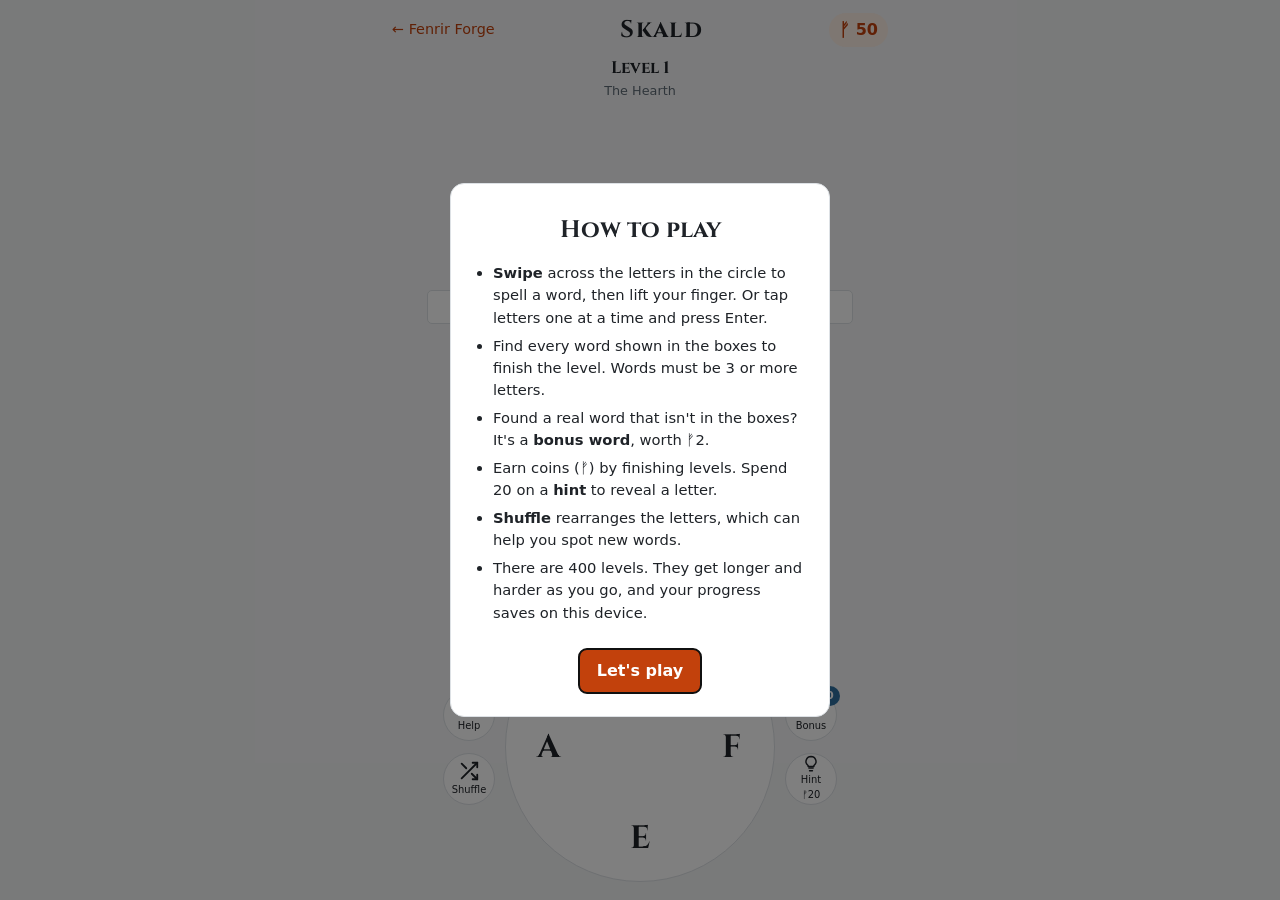
<file: public/skald/index.html>
<!doctype html>
<html lang="en-AU">
<head>
<meta charset="utf-8">
<meta name="viewport" content="width=device-width, initial-scale=1, viewport-fit=cover">
<title>Skald · Fenrir Forge</title>
<meta name="description" content="Skald: a free word puzzle with 400 levels. Swipe letters to find every hidden word. Gets harder as you go and saves your progress.">
<link rel="icon" href="../logo.svg" type="image/svg+xml">
<link rel="stylesheet" href="https://fonts.googleapis.com/css2?family=Cinzel:wght@600;700&display=swap">
<link rel="stylesheet" href="../styles.css">
<style>
  html, body { height: 100%; }
  body {
    max-width: 520px; padding: 12px 12px calc(12px + env(safe-area-inset-bottom));
    display: flex; flex-direction: column; -webkit-tap-highlight-color: transparent; user-select: none;
  }
  header { display: flex; align-items: center; justify-content: space-between; gap: 8px; }
  .back { color: var(--accent); text-decoration: none; font-size: 0.9rem; }
  h1 { margin: 0; font-family: "Cinzel", Georgia, serif; font-size: 1.5rem; letter-spacing: 0.06em; }
  .coins {
    display: flex; align-items: center; gap: 6px; padding: 4px 10px; border-radius: 999px;
    background: var(--accent-soft); color: var(--accent); font-weight: 700; font-variant-numeric: tabular-nums;
  }
  .coins .rune { font-size: 1.1rem; }
  .level-info { text-align: center; margin: 8px 0 2px; }
  .level-info b { font-family: "Cinzel", Georgia, serif; font-size: 1.05rem; }
  .level-info span { display: block; color: var(--muted); font-size: 0.8rem; }

  .words {
    flex: 1; display: flex; flex-wrap: wrap; align-content: center; justify-content: center;
    gap: var(--gap, 8px) 14px; padding: 8px 0; min-height: 120px;
  }
  .word { display: flex; gap: 3px; }
  .box {
    width: var(--box, 30px); height: var(--box, 30px); border-radius: 5px;
    background: var(--surface); border: 1px solid var(--border);
    display: flex; align-items: center; justify-content: center;
    font-weight: 700; font-size: calc(var(--box, 30px) * 0.6); text-transform: uppercase; color: var(--text);
  }
  .box.hint { color: var(--muted); }
  .word.found .box { background: var(--accent); border-color: var(--accent); color: #fff; }
  .word.pop .box { animation: pop 0.4s ease; }
  .word.pop .box:nth-child(2) { animation-delay: 0.04s; } .word.pop .box:nth-child(3) { animation-delay: 0.08s; }
  .word.pop .box:nth-child(4) { animation-delay: 0.12s; } .word.pop .box:nth-child(5) { animation-delay: 0.16s; }
  .word.pop .box:nth-child(6) { animation-delay: 0.2s; } .word.pop .box:nth-child(7) { animation-delay: 0.24s; }
  .word.again .box { animation: flashword 0.5s ease; }
  @keyframes pop { 50% { transform: scale(1.2); } }
  @keyframes flashword { 50% { background: var(--present, #2f6f9f); border-color: transparent; } }

  .preview { height: 44px; display: flex; align-items: center; justify-content: center; }
  .preview span {
    padding: 4px 14px; border-radius: 8px; background: var(--accent); color: #fff;
    font-weight: 700; font-size: 1.4rem; letter-spacing: 0.12em; text-transform: uppercase;
  }
  .preview span:empty { display: none; }
  .preview.bad span { background: var(--muted); animation: shake 0.4s ease; }
  .preview.bonus span { background: #2f6f9f; }
  @keyframes shake { 25%, 75% { transform: translateX(-6px); } 50% { transform: translateX(6px); } }
  .msg { text-align: center; color: var(--muted); font-size: 0.85rem; height: 1.3em; }

  .play { display: flex; align-items: center; justify-content: center; gap: 10px; padding-bottom: 6px; }
  .side { display: flex; flex-direction: column; gap: 12px; }
  .round {
    width: 52px; height: 52px; border-radius: 50%; border: 1px solid var(--border); background: var(--surface);
    color: var(--text); cursor: pointer; display: flex; flex-direction: column; align-items: center; justify-content: center;
    font: inherit; font-size: 0.62rem; gap: 1px; touch-action: manipulation; position: relative;
  }
  .round:hover { border-color: var(--accent); }
  .round svg { width: 22px; height: 22px; stroke: currentColor; fill: none; stroke-width: 2; stroke-linecap: round; stroke-linejoin: round; }
  .round .badge {
    position: absolute; top: -4px; right: -4px; min-width: 20px; height: 20px; border-radius: 10px; padding: 0 5px;
    background: #2f6f9f; color: #fff; font-size: 0.7rem; font-weight: 700; display: flex; align-items: center; justify-content: center;
  }
  .round:disabled { opacity: 0.4; cursor: default; }

  .wheel {
    --size: min(calc(100vw - 150px), 270px, calc(100svh - 470px));
    position: relative; width: max(190px, var(--size)); aspect-ratio: 1; flex: none;
    border-radius: 50%; background: var(--surface); border: 1px solid var(--border); touch-action: none;
  }
  .wheel svg { position: absolute; inset: 0; width: 100%; height: 100%; pointer-events: none; }
  .wheel polyline { fill: none; stroke: var(--accent); stroke-width: 7; stroke-linecap: round; stroke-linejoin: round; opacity: 0.75; }
  .letter {
    position: absolute; width: 23%; height: 23%; transform: translate(-50%, -50%); border-radius: 50%;
    display: flex; align-items: center; justify-content: center; cursor: pointer;
    font-family: "Cinzel", Georgia, serif; font-weight: 700; font-size: calc(var(--size) * 0.12); text-transform: uppercase;
    color: var(--text); transition: left 0.3s ease, top 0.3s ease;
  }
  .letter.on { background: var(--accent); color: #fff; }

  .tapbar { display: flex; gap: 8px; justify-content: center; height: 34px; margin-bottom: 4px; }
  .tapbar button {
    font: inherit; font-size: 0.85rem; font-weight: 600; padding: 4px 14px; border-radius: 8px; cursor: pointer;
    border: 1px solid var(--border); background: var(--surface); color: var(--text);
  }
  .tapbar .go { background: var(--accent); border-color: var(--accent); color: #fff; }
  .tapbar[hidden] { display: flex; visibility: hidden; }

  dialog {
    border: 1px solid var(--border); border-radius: 14px; background: var(--surface); color: var(--text);
    padding: 22px; width: min(92vw, 380px); text-align: center;
  }
  dialog::backdrop { background: rgba(0,0,0,0.5); }
  dialog h2 { font-family: "Cinzel", Georgia, serif; margin: 6px 0; }
  dialog p { color: var(--muted); margin: 6px 0; }
  dialog img { width: 60px; height: 60px; }
  .earned { font-size: 1.3rem; font-weight: 700; color: var(--accent); margin: 12px 0 !important; }
  .btn {
    font: inherit; font-weight: 600; padding: 10px 18px; border-radius: 8px; cursor: pointer;
    border: 1px solid var(--accent); background: var(--accent); color: #fff; margin-top: 10px;
  }
  .btn.ghost { background: transparent; color: var(--text); border-color: var(--border); }
  .bonus-list { display: flex; flex-wrap: wrap; gap: 6px; justify-content: center; margin: 10px 0; }
  .bonus-list span { padding: 3px 8px; border-radius: 6px; background: var(--accent-soft); color: var(--accent); font-weight: 600; text-transform: uppercase; font-size: 0.85rem; }
  .help-list { text-align: left; color: var(--text); font-size: 0.92rem; padding-left: 20px; }
  .help-list li { margin: 6px 0; }
</style>
</head>
<body>
  <header>
    <a class="back" href="../">&larr; Fenrir Forge</a>
    <h1>Skald</h1>
    <div class="coins" title="Coins"><span class="rune">ᚠ</span><span id="coins">0</span></div>
  </header>

  <div class="level-info"><b id="levelTitle">Level 1</b><span id="chapter"></span></div>

  <div class="words" id="words"></div>

  <div class="preview" id="preview"><span id="previewText"></span></div>
  <div class="msg" id="msg" role="status" aria-live="polite"></div>
  <div class="tapbar" id="tapbar" hidden>
    <button id="tapClear">Clear</button>
    <button class="go" id="tapGo">Enter</button>
  </div>

  <div class="play">
    <div class="side">
      <button class="round" id="helpBtn" aria-label="How to play"><svg viewBox="0 0 24 24"><circle cx="12" cy="12" r="10"/><path d="M9.1 9a3 3 0 0 1 5.8 1c0 2-3 3-3 3"/><path d="M12 17h.01"/></svg>Help</button>
      <button class="round" id="shuffleBtn" aria-label="Shuffle letters"><svg viewBox="0 0 24 24"><path d="M16 3h5v5"/><path d="M4 20 21 3"/><path d="M21 16v5h-5"/><path d="m15 15 6 6"/><path d="M4 4l5 5"/></svg>Shuffle</button>
    </div>
    <div class="wheel" id="wheel"><svg id="lines"><polyline id="line" points=""/></svg></div>
    <div class="side">
      <button class="round" id="bonusBtn" aria-label="Bonus words"><svg viewBox="0 0 24 24"><path d="M12 2 15 9l7 .5-5.5 4.5L18 21l-6-4-6 4 1.5-7L2 9.5 9 9Z"/></svg>Bonus<span class="badge" id="bonusCount" hidden>0</span></button>
      <button class="round" id="hintBtn" aria-label="Hint, costs 20 coins"><svg viewBox="0 0 24 24"><path d="M9 18h6"/><path d="M10 22h4"/><path d="M12 2a7 7 0 0 0-4 12.7V16h8v-1.3A7 7 0 0 0 12 2Z"/></svg>Hint ᚠ20</button>
    </div>
  </div>

  <dialog id="doneDialog">
    <img src="../logo.svg" alt="">
    <h2 id="doneTitle">Level complete</h2>
    <p id="doneSub"></p>
    <p class="earned" id="doneEarned"></p>
    <button class="btn" id="nextBtn">Next level</button>
  </dialog>

  <dialog id="bonusDialog">
    <h2>Bonus words</h2>
    <p>Extra words you found that aren't needed for this level. Each one earns ᚠ2.</p>
    <div class="bonus-list" id="bonusList"></div>
    <button class="btn ghost" data-close>Close</button>
  </dialog>

  <dialog id="helpDialog">
    <h2>How to play</h2>
    <ul class="help-list">
      <li><b>Swipe</b> across the letters in the circle to spell a word, then lift your finger. Or tap letters one at a time and press Enter.</li>
      <li>Find every word shown in the boxes to finish the level. Words must be 3 or more letters.</li>
      <li>Found a real word that isn't in the boxes? It's a <b>bonus word</b>, worth ᚠ2.</li>
      <li>Earn coins (ᚠ) by finishing levels. Spend 20 on a <b>hint</b> to reveal a letter.</li>
      <li><b>Shuffle</b> rearranges the letters, which can help you spot new words.</li>
      <li>There are 400 levels. They get longer and harder as you go, and your progress saves on this device.</li>
    </ul>
    <button class="btn" data-close>Let's play</button>
  </dialog>

<script src="levels.js"></script>
<script>
const $ = id => document.getElementById(id);
const store = {
  get(k, d) { try { const v = localStorage.getItem(k); return v ? JSON.parse(v) : d; } catch { return d; } },
  set(k, v) { try { localStorage.setItem(k, JSON.stringify(v)); } catch {} }
};
const CHAPTERS = ["The Hearth", "The Longhouse", "The Fjord", "The Mead Hall", "The Rune Stone", "The Shield Wall",
  "The Longship", "The Northern Sea", "The Frozen Pass", "The Iron Wood", "The Wolf's Den", "The Great Hall",
  "The Bifrost", "Asgard's Gate", "The World Tree", "The Norns' Well", "The Skald's Saga", "Valhalla",
  "The Twilight", "Legend"];
const HINT_COST = 20, BONUS_COIN = 2;

// progress: { level (1-based), coins, found: [], bonus: [], revealed: {word: [letter indexes]}, wheel: "letters" }
let p = store.get("ff-skald", null) || { level: 1, coins: 50, found: [], bonus: [], revealed: {}, wheel: null };
let L;              // current level data { letters, words, bonus }
let selection = []; // indexes into letters
let tapMode = false;

const save = () => store.set("ff-skald", p);
const levelIndex = () => (p.level - 1) % SKALD_LEVELS.length;
const reward = () => 10 + Math.floor((p.level - 1) / 40) * 2;

function loadLevel() {
  const [wheel, words, bonus] = SKALD_LEVELS[levelIndex()];
  L = { letters: (p.wheel && p.wheel.length === wheel.length ? p.wheel : wheel).split(""), words, bonus: new Set(bonus) };
  selection = []; tapMode = false;
  $("levelTitle").textContent = "Level " + p.level;
  $("chapter").textContent = CHAPTERS[Math.min(Math.floor(levelIndex() / 20), CHAPTERS.length - 1)] + (p.level > SKALD_LEVELS.length ? " · Encore" : "");
  buildWords(); buildWheel(); updateUI();
}

// ---------- Word boxes ----------
function buildWords() {
  const box = $("words");
  box.replaceChildren();
  const n = L.words.length, longest = Math.max(...L.words.map(w => w.length));
  // Smaller boxes for levels with lots of words so everything fits on a phone.
  const size = n > 16 ? 26 : n > 11 ? 28 : n > 7 ? 30 : 34;
  box.style.setProperty("--box", Math.min(size, Math.floor((Math.min(innerWidth, 520) - 40) / (longest + 1)) - 3) + "px");
  box.style.setProperty("--gap", n > 14 ? "6px" : "8px");
  for (const w of L.words) {
    const row = document.createElement("div");
    row.className = "word";
    row.dataset.word = w;
    for (let i = 0; i < w.length; i++) row.append(Object.assign(document.createElement("div"), { className: "box" }));
    box.append(row);
  }
}

function renderWords() {
  for (const row of $("words").children) {
    const w = row.dataset.word, found = p.found.includes(w), rev = p.revealed[w] || [];
    row.classList.toggle("found", found);
    [...row.children].forEach((b, i) => {
      const show = found || rev.includes(i);
      b.textContent = show ? w[i] : "";
      b.classList.toggle("hint", !found && rev.includes(i));
    });
  }
}

// ---------- Wheel ----------
const wheel = $("wheel");
let letterEls = [];
function buildWheel() {
  letterEls.forEach(el => el.remove());
  letterEls = L.letters.map((ch, i) => {
    const el = document.createElement("div");
    el.className = "letter";
    el.textContent = ch;
    el.dataset.i = i;
    wheel.append(el);
    return el;
  });
  placeLetters();
}
function placeLetters() {
  const n = L.letters.length, r = n > 6 ? 36 : 34;
  letterEls.forEach((el, i) => {
    const a = (i / n) * 2 * Math.PI - Math.PI / 2;
    el.style.left = 50 + r * Math.cos(a) + "%";
    el.style.top = 50 + r * Math.sin(a) + "%";
  });
}
function centre(i) {
  const w = wheel.getBoundingClientRect(), e = letterEls[i].getBoundingClientRect();
  return [e.left + e.width / 2 - w.left, e.top + e.height / 2 - w.top];
}
function drawLine(extra) {
  const pts = selection.map(centre);
  if (extra && pts.length) pts.push(extra);
  $("line").setAttribute("points", pts.map(pt => pt.join(",")).join(" "));
}
function letterAt(x, y) {
  const w = wheel.getBoundingClientRect(), radius = letterEls[0].getBoundingClientRect().width * 0.6;
  for (let i = 0; i < letterEls.length; i++) {
    const [cx, cy] = centre(i);
    if (Math.hypot(x - w.left - cx, y - w.top - cy) < radius) return i;
  }
  return -1;
}

let dragging = false, moved = false;
wheel.addEventListener("pointerdown", e => {
  const i = letterAt(e.clientX, e.clientY);
  if (i < 0) return;
  e.preventDefault();
  if (tapMode) {
    if (selection.includes(i)) { if (selection[selection.length - 1] === i) { selection.pop(); updateSelection(); } return; }
    selection.push(i); updateSelection(); return;
  }
  wheel.setPointerCapture(e.pointerId);
  dragging = true; moved = false;
  selection = [i]; updateSelection();
});
wheel.addEventListener("pointermove", e => {
  if (!dragging) return;
  const w = wheel.getBoundingClientRect(), i = letterAt(e.clientX, e.clientY);
  if (i >= 0 && !selection.includes(i)) { selection.push(i); moved = true; updateSelection(); }
  else if (i >= 0 && selection.length > 1 && selection[selection.length - 2] === i) { selection.pop(); updateSelection(); } // slide back to undo
  drawLine([e.clientX - w.left, e.clientY - w.top]);
});
wheel.addEventListener("pointerup", () => {
  if (!dragging) return;
  dragging = false;
  if (!moved && selection.length === 1) { tapMode = true; updateSelection(); return; } // a tap: switch to tap-to-spell
  submit();
});
wheel.addEventListener("pointercancel", () => { dragging = false; clearSelection(); });

function updateSelection() {
  letterEls.forEach((el, i) => el.classList.toggle("on", selection.includes(i)));
  $("previewText").textContent = selection.map(i => L.letters[i]).join("");
  $("preview").className = "preview";
  $("tapbar").hidden = !tapMode;
  drawLine();
}
function clearSelection() {
  selection = []; tapMode = false; updateSelection();
}

// ---------- Guessing ----------
function submit() {
  const word = selection.map(i => L.letters[i]).join("");
  tapMode = false;
  $("tapbar").hidden = true;
  if (word.length < 3) { clearSelection(); return; }
  if (L.words.includes(word)) {
    if (p.found.includes(word)) { result("again", "Already found"); flashWord(word, "again"); return; }
    p.found.push(word);
    delete p.revealed[word];
    save(); renderWords(); flashWord(word, "pop");
    result("good", "");
    checkDone();
  } else if (L.bonus.has(word)) {
    if (p.bonus.includes(word)) { result("bad", "Bonus word already found"); return; }
    p.bonus.push(word); p.coins += BONUS_COIN;
    save(); updateUI();
    result("bonus", `Bonus word! +ᚠ${BONUS_COIN}`);
  } else {
    result("bad", "Not in this puzzle");
  }
}
function result(kind, msg) {
  $("preview").className = "preview " + kind;
  $("msg").textContent = msg;
  const keep = kind === "good" ? 250 : 650;
  setTimeout(() => { selection = []; letterEls.forEach(el => el.classList.remove("on")); drawLine(); }, 120);
  setTimeout(() => { $("previewText").textContent = ""; $("preview").className = "preview"; }, keep);
  clearTimeout(result.t);
  result.t = setTimeout(() => $("msg").textContent = "", 1800);
}
function flashWord(word, cls) {
  const row = [...$("words").children].find(r => r.dataset.word === word);
  if (!row) return;
  row.classList.remove(cls); void row.offsetWidth; row.classList.add(cls);
}

function hint() {
  if (p.coins < HINT_COST) { $("msg").textContent = `You need ᚠ${HINT_COST} for a hint. Finish levels or find bonus words to earn more.`; return; }
  const open = L.words.filter(w => !p.found.includes(w));
  if (!open.length) return;
  // Reveal the next hidden letter of the shortest unfinished word.
  const w = open.sort((a, b) => a.length - b.length || (p.revealed[b] || []).length - (p.revealed[a] || []).length)[0];
  const rev = p.revealed[w] || (p.revealed[w] = []);
  const next = [...w].findIndex((_, i) => !rev.includes(i));
  rev.push(next);
  p.coins -= HINT_COST;
  if (rev.length === w.length) { p.found.push(w); delete p.revealed[w]; flashWord(w, "pop"); }
  save(); updateUI();
  checkDone();
}

function checkDone() {
  if (!L.words.every(w => p.found.includes(w))) return;
  const earned = reward();
  p.coins += earned;
  save();
  $("doneTitle").textContent = ["Well sung!", "Splendid!", "Mighty!", "Masterful!", "Legendary!"][Math.floor(Math.random() * 5)];
  $("doneSub").textContent = `Level ${p.level} complete` + (p.bonus.length ? ` · ${p.bonus.length} bonus word${p.bonus.length === 1 ? "" : "s"}` : "");
  $("doneEarned").textContent = `+ᚠ${earned}`;
  $("nextBtn").textContent = p.level === SKALD_LEVELS.length ? "Play the encore" : "Next level";
  updateUI();
  setTimeout(() => $("doneDialog").showModal(), 700);
}

function nextLevel() {
  p.level++; p.found = []; p.bonus = []; p.revealed = {}; p.wheel = null;
  save(); $("doneDialog").close(); loadLevel();
}

function shuffle() {
  if (selection.length) return;
  const order = L.letters.map((_, i) => i);
  do { for (let i = order.length - 1; i > 0; i--) { const j = Math.floor(Math.random() * (i + 1)); [order[i], order[j]] = [order[j], order[i]]; } }
  while (order.every((v, i) => v === i));
  L.letters = order.map(i => L.letters[i]);
  letterEls = order.map(i => letterEls[i]);
  letterEls.forEach((el, i) => el.dataset.i = i);
  p.wheel = L.letters.join(""); save();
  placeLetters();
}

function updateUI() {
  $("coins").textContent = p.coins;
  $("bonusCount").textContent = p.bonus.length;
  $("bonusCount").hidden = !p.bonus.length;
  $("hintBtn").disabled = L.words.every(w => p.found.includes(w));
  renderWords();
}

// ---------- Wiring ----------
$("shuffleBtn").onclick = shuffle;
$("hintBtn").onclick = hint;
$("nextBtn").onclick = nextLevel;
$("tapGo").onclick = () => submit();
$("tapClear").onclick = clearSelection;
$("helpBtn").onclick = () => $("helpDialog").showModal();
$("bonusBtn").onclick = () => {
  const list = $("bonusList");
  list.replaceChildren(...(p.bonus.length ? p.bonus.map(w => Object.assign(document.createElement("span"), { textContent: w })) : [Object.assign(document.createElement("p"), { textContent: "None yet. Try making other words from these letters!" })]));
  $("bonusDialog").showModal();
};
document.querySelectorAll("[data-close]").forEach(b => b.onclick = () => b.closest("dialog").close());
$("doneDialog").addEventListener("cancel", e => { e.preventDefault(); nextLevel(); });

// Keyboard: type letters that are on the wheel, Enter to submit, Backspace to delete.
document.addEventListener("keydown", e => {
  if (document.querySelector("dialog[open]") || e.ctrlKey || e.metaKey || e.altKey) return;
  const k = e.key.toLowerCase();
  if (k === "enter") { if (selection.length) submit(); return; }
  if (k === "backspace") { selection.pop(); if (!selection.length) tapMode = false; updateSelection(); return; }
  if (k === " ") { e.preventDefault(); shuffle(); return; }
  const i = L.letters.findIndex((ch, idx) => ch === k && !selection.includes(idx));
  if (i >= 0) { tapMode = true; selection.push(i); updateSelection(); }
});
addEventListener("resize", () => { buildWords(); renderWords(); drawLine(); });

loadLevel();
if (!store.get("ff-skald-seen-help", false)) { $("helpDialog").showModal(); store.set("ff-skald-seen-help", true); }
// If the level was finished but the page closed before moving on, show the completion again.
if (L.words.every(w => p.found.includes(w))) { p.coins -= reward(); checkDone(); }
</script>
</body>
</html>
</file>
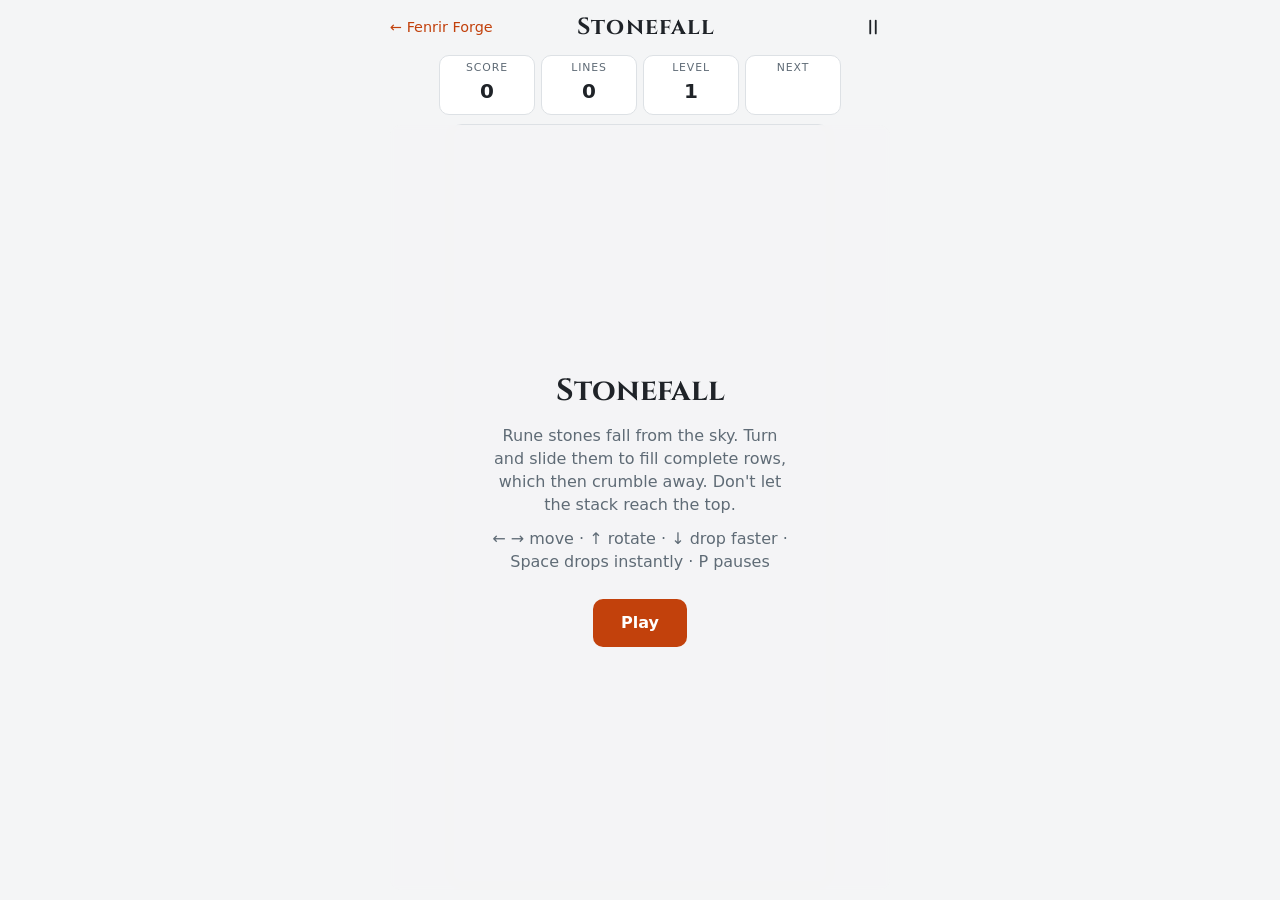
<file: public/stonefall/index.html>
<!doctype html>
<html lang="en-AU">
<head>
<meta charset="utf-8">
<meta name="viewport" content="width=device-width, initial-scale=1, viewport-fit=cover">
<title>Stonefall · Fenrir Forge</title>
<meta name="description" content="Stonefall: stack the falling rune stones and clear full rows. Free classic block-stacking game.">
<link rel="icon" href="../logo.svg" type="image/svg+xml">
<link rel="stylesheet" href="https://fonts.googleapis.com/css2?family=Cinzel:wght@600;700&display=swap">
<link rel="stylesheet" href="../styles.css">
<link rel="stylesheet" href="../games.css">
<style>
  .g-score.next { padding: 4px 8px; min-width: 64px; }
  #next { display: block; margin: 2px auto 0; }
</style>
</head>
<body>
  <div class="g-head">
    <a class="back" href="../">&larr; Fenrir Forge</a>
    <h1>Stonefall</h1>
    <div class="spacer"><button class="icon-btn" id="pauseBtn" aria-label="Pause"><svg viewBox="0 0 24 24"><path d="M9 5v14M15 5v14"/></svg></button></div>
  </div>
  <div class="g-scores">
    <div class="g-score"><span>Score</span><b id="score">0</b></div>
    <div class="g-score"><span>Lines</span><b id="lines">0</b></div>
    <div class="g-score"><span>Level</span><b id="level">1</b></div>
    <div class="g-score next"><span>Next</span><canvas id="next" width="48" height="32"></canvas></div>
  </div>

  <div class="g-stage" id="stage">
    <canvas id="game" aria-label="Stonefall board"></canvas>
    <div class="g-overlay" id="overlay">
      <h2 id="ovTitle">Stonefall</h2>
      <p id="ovText">Rune stones fall from the sky. Turn and slide them to fill complete rows, which then crumble away. Don't let the stack reach the top.</p>
      <p class="touch-only">Use the buttons below. Tap the board to rotate.</p>
      <p class="mouse-only">← → move · ↑ rotate · ↓ drop faster · Space drops instantly · P pauses</p>
      <p id="bestLine"></p>
      <button class="g-btn" id="startBtn">Play</button>
    </div>
  </div>

  <div class="g-pad touch-only" style="grid-template-columns: repeat(5, 1fr); width: 100%; max-width: 380px;">
    <button data-act="left" aria-label="Move left"><svg viewBox="0 0 24 24"><path d="m15 6-6 6 6 6"/></svg></button>
    <button data-act="rotate" aria-label="Rotate"><svg viewBox="0 0 24 24"><path d="M21 12a9 9 0 1 1-3-6.7L21 8"/><path d="M21 3v5h-5"/></svg></button>
    <button data-act="soft" aria-label="Drop faster"><svg viewBox="0 0 24 24"><path d="m6 9 6 6 6-6"/></svg></button>
    <button data-act="hard" aria-label="Drop instantly"><svg viewBox="0 0 24 24"><path d="m6 6 6 6 6-6"/><path d="m6 13 6 6 6-6"/></svg></button>
    <button data-act="right" aria-label="Move right"><svg viewBox="0 0 24 24"><path d="m9 6 6 6-6 6"/></svg></button>
  </div>

<script>
const $ = id => document.getElementById(id);
const store = {
  get(k, d) { try { const v = localStorage.getItem(k); return v ? JSON.parse(v) : d; } catch { return d; } },
  set(k, v) { try { localStorage.setItem(k, JSON.stringify(v)); } catch {} }
};
const COLS = 10, ROWS = 20;
const SHAPES = {
  I: [[0, 1], [1, 1], [2, 1], [3, 1]], O: [[1, 0], [2, 0], [1, 1], [2, 1]], T: [[1, 0], [0, 1], [1, 1], [2, 1]],
  S: [[1, 0], [2, 0], [0, 1], [1, 1]], Z: [[0, 0], [1, 0], [1, 1], [2, 1]], J: [[0, 0], [0, 1], [1, 1], [2, 1]], L: [[2, 0], [0, 1], [1, 1], [2, 1]]
};
const COLORS = { I: "#38bdf8", O: "#fbbf24", T: "#a78bfa", S: "#4ade80", Z: "#f87171", J: "#60a5fa", L: "#fb923c" };
const canvas = $("game"), ctx = canvas.getContext("2d"), nctx = $("next").getContext("2d");
let cell, board, piece, nextType, bag, score, lines, level, state = "ready", dropTimer, last, softDrop = false, flashRows = [];
let best = store.get("ff-stonefall-best", 0);
$("bestLine").textContent = best ? `Best score: ${best}` : "";

function fit() {
  const stage = $("stage").getBoundingClientRect();
  const dpr = Math.min(devicePixelRatio || 1, 2);
  cell = Math.floor(Math.min(stage.width / COLS, stage.height / ROWS));
  canvas.style.width = cell * COLS + "px"; canvas.style.height = cell * ROWS + "px";
  canvas.width = cell * COLS * dpr; canvas.height = cell * ROWS * dpr;
  ctx.setTransform(dpr, 0, 0, dpr, 0, 0);
  draw();
}
addEventListener("resize", fit);

// "Bag" randomiser: every 7 pieces contain one of each shape, so droughts don't happen.
function takeType() {
  if (!bag || !bag.length) { bag = Object.keys(SHAPES); for (let i = bag.length - 1; i > 0; i--) { const j = Math.floor(Math.random() * (i + 1)); [bag[i], bag[j]] = [bag[j], bag[i]]; } }
  return bag.pop();
}
function spawn() {
  const type = nextType || takeType();
  nextType = takeType();
  piece = { type, cells: SHAPES[type].map(c => c.slice()), x: 3, y: type === "I" ? -1 : 0 };
  drawNext();
  if (collides(piece.cells, piece.x, piece.y)) gameOver();
}
function collides(cells, x, y) {
  return cells.some(([cx, cy]) => {
    const bx = cx + x, by = cy + y;
    return bx < 0 || bx >= COLS || by >= ROWS || (by >= 0 && board[by][bx]);
  });
}
function move(dx) {
  if (state !== "play") return;
  if (!collides(piece.cells, piece.x + dx, piece.y)) { piece.x += dx; draw(); }
}
function rotate() {
  if (state !== "play" || piece.type === "O") return;
  const size = piece.type === "I" ? 4 : 3;
  const rotated = piece.cells.map(([x, y]) => [size - 1 - y, x]);
  for (const kick of [0, -1, 1, -2, 2]) {          // simple wall kicks
    if (!collides(rotated, piece.x + kick, piece.y)) { piece.cells = rotated; piece.x += kick; draw(); return; }
  }
  if (!collides(rotated, piece.x, piece.y - 1)) { piece.cells = rotated; piece.y -= 1; draw(); }
}
function fall() {
  if (!collides(piece.cells, piece.x, piece.y + 1)) { piece.y++; if (softDrop) score += 1; return true; }
  lock(); return false;
}
function hardDrop() {
  if (state !== "play") return;
  let n = 0;
  while (!collides(piece.cells, piece.x, piece.y + 1)) { piece.y++; n++; }
  score += n * 2;
  lock();
}
function lock() {
  for (const [cx, cy] of piece.cells) {
    if (cy + piece.y < 0) return gameOver();
    board[cy + piece.y][cx + piece.x] = piece.type;
  }
  const full = [];
  board.forEach((row, y) => { if (row.every(Boolean)) full.push(y); });
  if (full.length) {
    flashRows = full; state = "clearing"; draw();
    setTimeout(() => {
      board = board.filter((_, y) => !full.includes(y));
      while (board.length < ROWS) board.unshift(Array(COLS).fill(null));
      lines += full.length;
      score += [0, 100, 300, 500, 800][full.length] * level;
      level = 1 + Math.floor(lines / 10);
      flashRows = []; state = "play"; updateHud(); spawn(); draw();
      last = performance.now(); requestAnimationFrame(loop);
    }, 180);
  } else {
    spawn();
  }
  updateHud();
}
const gravityMs = () => Math.max(60, 800 * Math.pow(0.84, level - 1));

function updateHud() { $("score").textContent = score; $("lines").textContent = lines; $("level").textContent = level; }

function dark() { return matchMedia("(prefers-color-scheme: dark)").matches; }
function block(c, x, y, s, color, alpha = 1) {
  c.globalAlpha = alpha;
  c.fillStyle = color; c.fillRect(x + 1, y + 1, s - 2, s - 2);
  c.fillStyle = "rgba(255,255,255,0.25)"; c.fillRect(x + 1, y + 1, s - 2, Math.max(2, s * 0.15));
  c.fillStyle = "rgba(0,0,0,0.18)"; c.fillRect(x + 1, y + s - 1 - Math.max(2, s * 0.12), s - 2, Math.max(2, s * 0.12));
  c.globalAlpha = 1;
}
function draw() {
  if (!board) return;
  const s = cell, d = dark();
  ctx.fillStyle = d ? "#1b1e22" : "#ffffff"; ctx.fillRect(0, 0, COLS * s, ROWS * s);
  ctx.strokeStyle = d ? "#262a2f" : "#eef0f2"; ctx.lineWidth = 1;
  for (let x = 1; x < COLS; x++) { ctx.beginPath(); ctx.moveTo(x * s + 0.5, 0); ctx.lineTo(x * s + 0.5, ROWS * s); ctx.stroke(); }
  for (let y = 1; y < ROWS; y++) { ctx.beginPath(); ctx.moveTo(0, y * s + 0.5); ctx.lineTo(COLS * s, y * s + 0.5); ctx.stroke(); }
  board.forEach((row, y) => row.forEach((t, x) => { if (t) block(ctx, x * s, y * s, s, flashRows.includes(y) ? "#ffffff" : COLORS[t]); }));
  if (piece && state !== "over") {
    let gy = piece.y;
    while (!collides(piece.cells, piece.x, gy + 1)) gy++;
    for (const [cx, cy] of piece.cells) if (cy + gy >= 0) block(ctx, (cx + piece.x) * s, (cy + gy) * s, s, COLORS[piece.type], 0.22); // ghost
    for (const [cx, cy] of piece.cells) if (cy + piece.y >= 0) block(ctx, (cx + piece.x) * s, (cy + piece.y) * s, s, COLORS[piece.type]);
  }
}
function drawNext() {
  const s = 10, cells = SHAPES[nextType];
  const w = Math.max(...cells.map(c => c[0])) + 1, h = Math.max(...cells.map(c => c[1])) - Math.min(...cells.map(c => c[1])) + 1, minY = Math.min(...cells.map(c => c[1]));
  nctx.clearRect(0, 0, 48, 32);
  for (const [x, y] of cells) block(nctx, (48 - w * s) / 2 + x * s, (32 - h * s) / 2 + (y - minY) * s, s, COLORS[nextType]);
}

function loop(t) {
  if (state !== "play") return;
  const interval = softDrop ? Math.min(45, gravityMs()) : gravityMs();
  if (t - last >= interval) { last = t; fall(); updateHud(); }
  draw();
  if (state === "play") requestAnimationFrame(loop);
}

function start() {
  board = Array.from({ length: ROWS }, () => Array(COLS).fill(null));
  score = 0; lines = 0; level = 1; bag = null; nextType = null; flashRows = [];
  updateHud(); spawn();
  $("overlay").hidden = true;
  state = "play"; last = performance.now();
  requestAnimationFrame(loop);
}
function gameOver() {
  state = "over";
  if (score > best) { best = score; store.set("ff-stonefall-best", best); }
  $("ovTitle").textContent = "The stones won";
  $("ovText").textContent = `Score ${score} · ${lines} lines · level ${level}.`;
  $("bestLine").textContent = score >= best && score > 0 ? "A new best score!" : `Best score: ${best}`;
  $("startBtn").textContent = "Play again";
  document.querySelectorAll("#overlay .touch-only, #overlay .mouse-only").forEach(e => e.hidden = true);
  $("overlay").hidden = false;
}
function pause() {
  if (state !== "play") return;
  state = "paused";
  $("ovTitle").textContent = "Paused"; $("ovText").textContent = "The stones will wait.";
  $("bestLine").textContent = ""; $("startBtn").textContent = "Resume";
  document.querySelectorAll("#overlay .touch-only, #overlay .mouse-only").forEach(e => e.hidden = true);
  $("overlay").hidden = false;
}
function resume() { $("overlay").hidden = true; state = "play"; last = performance.now(); requestAnimationFrame(loop); }

$("startBtn").onclick = () => state === "paused" ? resume() : start();
$("pauseBtn").onclick = () => state === "paused" ? resume() : pause();

// Keyboard
addEventListener("keydown", e => {
  const k = e.key;
  if (["ArrowLeft", "ArrowRight", "ArrowUp", "ArrowDown", " "].includes(k)) e.preventDefault();
  if ((k === "Enter" || k === " ") && state !== "play" && state !== "clearing") { $("startBtn").click(); return; }
  if (k === "ArrowLeft" || k === "a") move(-1);
  else if (k === "ArrowRight" || k === "d") move(1);
  else if (k === "ArrowUp" || k === "x" || k === "w") rotate();
  else if (k === "ArrowDown" || k === "s") softDrop = true;
  else if (k === " ") hardDrop();
  else if (k === "p" || k === "P" || k === "Escape") state === "paused" ? resume() : pause();
});
addEventListener("keyup", e => { if (e.key === "ArrowDown" || e.key === "s") softDrop = false; });

// Touch buttons, with hold-to-repeat for sideways moves
document.querySelectorAll("[data-act]").forEach(b => {
  let repeat;
  b.addEventListener("pointerdown", e => {
    e.preventDefault();
    const act = b.dataset.act;
    if (act === "left" || act === "right") {
      const dx = act === "left" ? -1 : 1;
      move(dx);
      repeat = setTimeout(function again() { move(dx); repeat = setTimeout(again, 55); }, 180);
    } else if (act === "rotate") rotate();
    else if (act === "soft") softDrop = true;
    else if (act === "hard") hardDrop();
  });
  const stop = () => { clearTimeout(repeat); if (b.dataset.act === "soft") softDrop = false; };
  b.addEventListener("pointerup", stop); b.addEventListener("pointerleave", stop); b.addEventListener("pointercancel", stop);
});
canvas.addEventListener("pointerdown", e => { e.preventDefault(); rotate(); });
document.addEventListener("visibilitychange", () => { if (document.hidden) pause(); });
matchMedia("(prefers-color-scheme: dark)").addEventListener("change", draw);

fit();
</script>
</body>
</html>
</file>
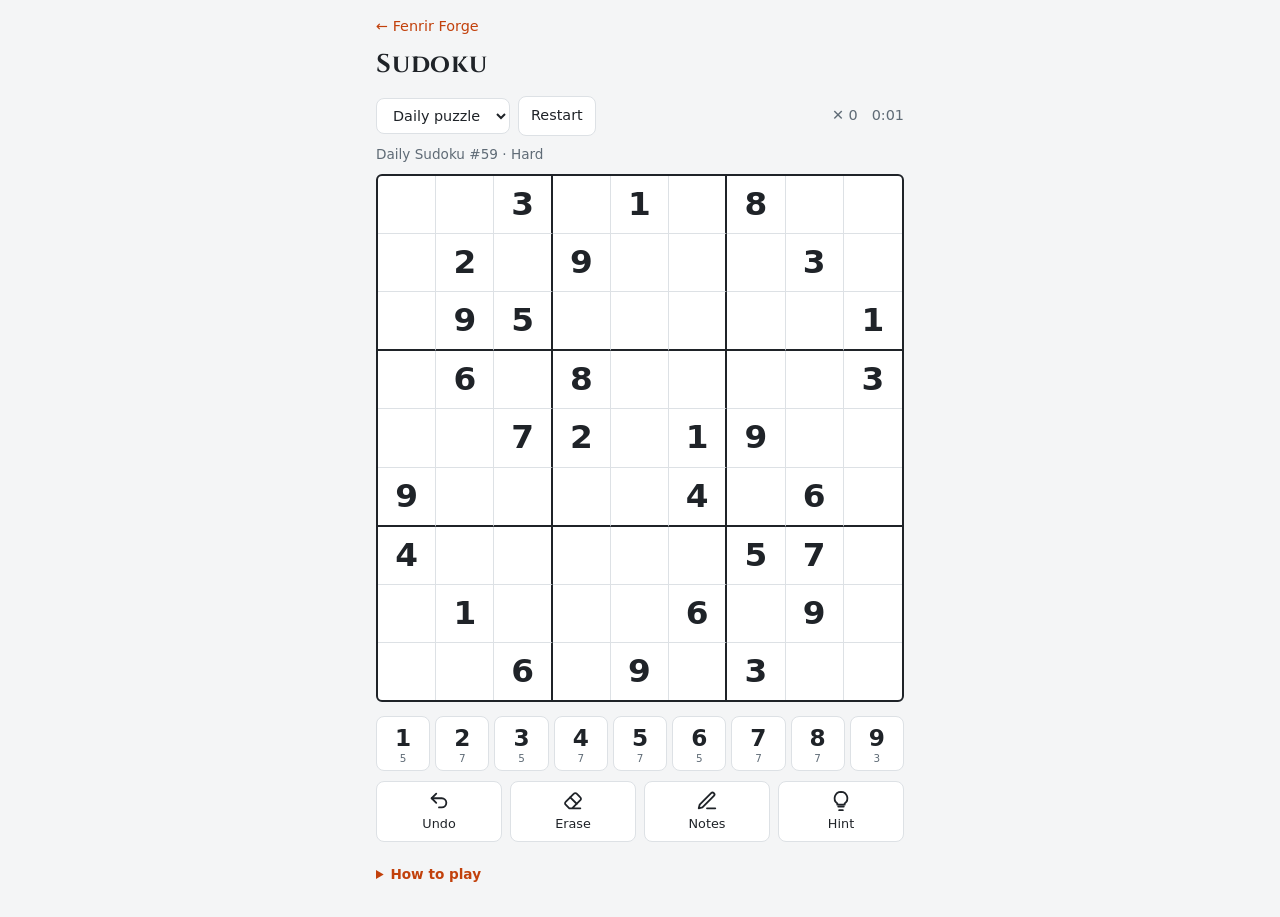
<file: public/sudoku/index.html>
<!doctype html>
<html lang="en-AU">
<head>
<meta charset="utf-8">
<meta name="viewport" content="width=device-width, initial-scale=1, viewport-fit=cover">
<title>Sudoku · Fenrir Forge</title>
<meta name="description" content="Free Sudoku with a daily puzzle, four difficulty levels, notes and hints. Works on phone, tablet and computer.">
<link rel="icon" href="../logo.svg" type="image/svg+xml">
<link rel="stylesheet" href="https://fonts.googleapis.com/css2?family=Cinzel:wght@600;700&display=swap">
<link rel="stylesheet" href="../styles.css">
<style>
  body { padding: 16px 16px 32px; max-width: 560px; -webkit-tap-highlight-color: transparent; }
  .top { display: flex; justify-content: space-between; align-items: center; gap: 8px; }
  .back { color: var(--accent); text-decoration: none; font-size: 0.9rem; }
  .back:hover { text-decoration: underline; }
  h1 { font-family: "Cinzel", Georgia, serif; font-size: 1.6rem; margin: 8px 0 12px; letter-spacing: 0.03em; }

  .bar { display: flex; flex-wrap: wrap; gap: 8px; align-items: center; margin-bottom: 10px; }
  select, .btn {
    font: inherit; font-size: 0.9rem; color: var(--text);
    background: var(--surface); border: 1px solid var(--border); border-radius: 8px;
    padding: 8px 12px; cursor: pointer;
  }
  .btn:hover, select:hover { border-color: var(--accent); }
  .btn.primary { background: var(--accent); border-color: var(--accent); color: #fff; }
  .stats { display: flex; gap: 14px; margin-left: auto; color: var(--muted); font-size: 0.9rem; font-variant-numeric: tabular-nums; }
  .daily-info { color: var(--muted); font-size: 0.85rem; margin: -2px 0 10px; min-height: 1.2em; }

  .board-wrap { container-type: inline-size; width: min(100%, calc(100svh - 300px)); min-width: 280px; margin: 0 auto; }
  .board {
    display: grid; grid-template-columns: repeat(9, 1fr);
    aspect-ratio: 1; border: 2px solid var(--text); border-radius: 6px; overflow: hidden;
    background: var(--surface); user-select: none; touch-action: manipulation;
  }
  .cell {
    position: relative; display: flex; align-items: center; justify-content: center;
    border-right: 1px solid var(--border); border-bottom: 1px solid var(--border);
    font-size: 6.2cqw; font-variant-numeric: tabular-nums; cursor: pointer;
    color: var(--accent);
  }
  .cell.br { border-right: 2px solid var(--text); }
  .cell.bb { border-bottom: 2px solid var(--text); }
  .cell.c8 { border-right: none; }
  .cell.r8 { border-bottom: none; }
  .cell.given { color: var(--text); font-weight: 600; }
  .cell.peer { background: color-mix(in srgb, var(--muted) 12%, var(--surface)); }
  .cell.same { background: color-mix(in srgb, var(--accent) 22%, var(--surface)); }
  .cell.selected { background: color-mix(in srgb, var(--accent) 38%, var(--surface)); }
  .cell.error { color: #dc2626; }
  @media (prefers-color-scheme: dark) { .cell.error { color: #f87171; } }
  .cell.flash { animation: flash 0.6s ease; }
  @keyframes flash { 50% { background: color-mix(in srgb, var(--accent) 45%, var(--surface)); } }
  .notes {
    position: absolute; inset: 2px; display: grid; grid-template-columns: repeat(3, 1fr);
    font-size: 2.3cqw; color: var(--muted); font-weight: 500; line-height: 1;
  }
  .notes span { display: flex; align-items: center; justify-content: center; }

  .pad { display: grid; grid-template-columns: repeat(9, 1fr); gap: 5px; margin: 14px auto 10px; width: min(100%, calc(100svh - 300px)); min-width: 280px; }
  .pad button {
    font: inherit; color: var(--text); background: var(--surface);
    border: 1px solid var(--border); border-radius: 8px; padding: 8px 0 4px; cursor: pointer;
    display: flex; flex-direction: column; align-items: center; touch-action: manipulation;
  }
  .pad button:hover { border-color: var(--accent); }
  .pad b { font-size: 1.45rem; font-weight: 600; line-height: 1.1; }
  .pad small { font-size: 0.65rem; color: var(--muted); }
  .pad button:disabled { opacity: 0.3; cursor: default; }
  .notes-on .pad b { color: var(--accent); font-size: 1.1rem; }

  .actions { display: grid; grid-template-columns: repeat(4, 1fr); gap: 8px; width: min(100%, calc(100svh - 300px)); min-width: 280px; margin: 0 auto; }
  .actions .btn { display: flex; flex-direction: column; align-items: center; gap: 2px; padding: 8px 4px; font-size: 0.8rem; }
  .actions svg { width: 22px; height: 22px; stroke: currentColor; fill: none; stroke-width: 2; stroke-linecap: round; stroke-linejoin: round; }
  .btn.on { border-color: var(--accent); color: var(--accent); background: var(--accent-soft); }

  .help { margin-top: 22px; font-size: 0.85rem; color: var(--muted); }
  .help summary { cursor: pointer; color: var(--accent); font-weight: 600; }
  .help p, .help ul { margin: 8px 0; }
  .settings { display: flex; align-items: center; gap: 8px; margin-top: 10px; }

  dialog {
    border: 1px solid var(--border); border-radius: 14px; background: var(--surface); color: var(--text);
    padding: 24px; width: min(92vw, 360px); text-align: center;
  }
  dialog::backdrop { background: rgba(0,0,0,0.5); }
  dialog img { width: 64px; height: 64px; }
  dialog h2 { font-family: "Cinzel", Georgia, serif; margin: 8px 0 4px; }
  dialog p { color: var(--muted); margin: 4px 0; }
  .result { font-size: 1.1rem; color: var(--text); font-variant-numeric: tabular-nums; margin: 12px 0 !important; }
  dialog .row { display: flex; gap: 8px; justify-content: center; margin-top: 16px; flex-wrap: wrap; }

  .busy { opacity: 0.5; pointer-events: none; }
</style>
</head>
<body>
  <div class="top">
    <a class="back" href="../">&larr; Fenrir Forge</a>
  </div>
  <h1>Sudoku</h1>

  <div class="bar">
    <select id="mode" aria-label="Puzzle type">
      <option value="daily">Daily puzzle</option>
      <option value="easy">Easy</option>
      <option value="medium">Medium</option>
      <option value="hard">Hard</option>
      <option value="expert">Expert</option>
    </select>
    <button class="btn" id="newGame">New game</button>
    <div class="stats">
      <span title="Mistakes" id="mistakes">✕ 0</span>
      <span title="Time" id="timer">0:00</span>
    </div>
  </div>
  <div class="daily-info" id="dailyInfo"></div>

  <div class="board-wrap"><div class="board" id="board" role="grid" aria-label="Sudoku board"></div></div>

  <div class="pad" id="pad"></div>

  <div class="actions">
    <button class="btn" id="undo"><svg viewBox="0 0 24 24"><path d="M9 14 4 9l5-5"/><path d="M4 9h11a5 5 0 0 1 0 10h-3"/></svg>Undo</button>
    <button class="btn" id="erase"><svg viewBox="0 0 24 24"><path d="M20 20H8l-4-4a2 2 0 0 1 0-3l9-9a2 2 0 0 1 3 0l4 4a2 2 0 0 1 0 3l-9 9"/><path d="m9 8 7 7"/></svg>Erase</button>
    <button class="btn" id="notesBtn" aria-pressed="false"><svg viewBox="0 0 24 24"><path d="M12 20h9"/><path d="M16.5 3.5a2.1 2.1 0 0 1 3 3L7 19l-4 1 1-4Z"/></svg>Notes</button>
    <button class="btn" id="hint"><svg viewBox="0 0 24 24"><path d="M9 18h6"/><path d="M10 22h4"/><path d="M12 2a7 7 0 0 0-4 12.7V16h8v-1.3A7 7 0 0 0 12 2Z"/></svg>Hint</button>
  </div>

  <details class="help">
    <summary>How to play</summary>
    <p>Fill every row, column and 3×3 box with the numbers 1 to 9, with no repeats.</p>
    <ul>
      <li><b>Tap a square</b>, then tap a number to fill it in. Tap the same number again to remove it.</li>
      <li><b>Notes</b> lets you pencil in small possible numbers. They clear themselves when you fill in a matching number nearby.</li>
      <li><b>Hint</b> fills in the selected square (or a random one) for you.</li>
      <li>The <b>daily puzzle</b> is the same for everyone. It's easiest on Monday and hardest on Sunday.</li>
      <li>On a keyboard: arrow keys to move, 1–9 to fill, Backspace to erase, N for notes, Ctrl+Z to undo.</li>
    </ul>
    <p>Your game saves automatically on this device.</p>
    <label class="settings"><input type="checkbox" id="showMistakes" checked> Highlight mistakes in red</label>
  </details>

  <dialog id="winDialog">
    <img src="../logo.svg" alt="">
    <h2>Puzzle solved</h2>
    <p id="winSub"></p>
    <p class="result" id="winResult"></p>
    <p id="winStreak"></p>
    <div class="row">
      <button class="btn" id="share">Copy result</button>
      <button class="btn primary" id="winNew">New game</button>
    </div>
  </dialog>

<script>
// ---------- Puzzle engine ----------
const ALL = 0x3FE; // bits 1..9
const ROW = i => (i / 9) | 0, COL = i => i % 9, BOX = i => ((ROW(i) / 3) | 0) * 3 + ((COL(i) / 3) | 0);
const PEERS = Array.from({ length: 81 }, (_, i) => {
  const s = new Set();
  for (let j = 0; j < 81; j++) if (j !== i && (ROW(j) === ROW(i) || COL(j) === COL(i) || BOX(j) === BOX(i))) s.add(j);
  return [...s];
});

function mulberry32(seed) {
  return function () {
    seed |= 0; seed = (seed + 0x6D2B79F5) | 0;
    let t = Math.imul(seed ^ (seed >>> 15), 1 | seed);
    t = (t + Math.imul(t ^ (t >>> 7), 61 | t)) ^ t;
    return ((t ^ (t >>> 14)) >>> 0) / 4294967296;
  };
}
function hashString(s) {
  let h = 2166136261;
  for (let i = 0; i < s.length; i++) h = Math.imul(h ^ s.charCodeAt(i), 16777619);
  return h >>> 0;
}
function shuffle(arr, rng) {
  for (let i = arr.length - 1; i > 0; i--) { const j = Math.floor(rng() * (i + 1)); [arr[i], arr[j]] = [arr[j], arr[i]]; }
  return arr;
}

// Backtracking solver using bitmasks; always branches on the cell with the fewest candidates.
// Returns the number of solutions found (stops at `limit`). With `rng`, tries digits in random
// order and leaves the first solution in `out`.
function solve(grid, limit, rng, out) {
  const g = grid.slice(), rows = Array(9).fill(0), cols = Array(9).fill(0), boxes = Array(9).fill(0);
  for (let i = 0; i < 81; i++) if (g[i]) {
    const b = 1 << g[i];
    if ((rows[ROW(i)] | cols[COL(i)] | boxes[BOX(i)]) & b) return 0;
    rows[ROW(i)] |= b; cols[COL(i)] |= b; boxes[BOX(i)] |= b;
  }
  let count = 0;
  (function search() {
    let best = -1, bestMask = 0, bestN = 10;
    for (let i = 0; i < 81; i++) if (!g[i]) {
      const mask = ALL & ~(rows[ROW(i)] | cols[COL(i)] | boxes[BOX(i)]);
      let n = 0; for (let m = mask; m; m &= m - 1) n++;
      if (n < bestN) { best = i; bestMask = mask; bestN = n; if (n === 0) return; }
    }
    if (best === -1) { count++; if (out && count === 1) g.forEach((v, k) => out[k] = v); return; }
    const digits = [];
    for (let d = 1; d <= 9; d++) if (bestMask & (1 << d)) digits.push(d);
    if (rng) shuffle(digits, rng);
    const r = ROW(best), c = COL(best), bx = BOX(best);
    for (const d of digits) {
      const b = 1 << d;
      g[best] = d; rows[r] |= b; cols[c] |= b; boxes[bx] |= b;
      search();
      g[best] = 0; rows[r] &= ~b; cols[c] &= ~b; boxes[bx] &= ~b;
      if (count >= limit) return;
    }
  })();
  return count;
}

const CLUES = { easy: 38, medium: 32, hard: 28, expert: 24 };

// Builds a random full grid, then removes symmetric pairs of numbers while the puzzle
// still has exactly one solution, until it reaches the clue target for the difficulty.
function generate(difficulty, rng) {
  // Removal can get stuck above the target, so try a few times and keep the sparsest puzzle.
  let best = null;
  for (let attempt = 0; attempt < 30; attempt++) {
    const p = generateOnce(difficulty, rng);
    if (!best || p.clues < best.clues) best = p;
    if (best.clues <= CLUES[difficulty]) break;
  }
  return best;
}

function generateOnce(difficulty, rng) {
  const solution = Array(81).fill(0);
  solve(Array(81).fill(0), 1, rng, solution);
  const puzzle = solution.slice();
  let clues = 81;
  const order = shuffle([...Array(41).keys()], rng); // cell 40 is the centre; others pair with 80 - i
  for (const i of order) {
    if (clues <= CLUES[difficulty]) break;
    const j = 80 - i, a = puzzle[i], b = puzzle[j];
    puzzle[i] = 0; puzzle[j] = 0;
    if (solve(puzzle, 2) === 1) clues -= i === j ? 1 : 2;
    else { puzzle[i] = a; puzzle[j] = b; }
  }
  return { puzzle, solution, clues };
}

// ---------- Daily puzzle ----------
const LAUNCH = new Date(2026, 9, 7); // puzzle #1
const DAILY_LEVEL = ["expert", "easy", "easy", "medium", "medium", "hard", "hard"]; // Sun..Sat
const todayKey = () => new Date().toLocaleDateString("en-CA"); // YYYY-MM-DD, local time
const dailyNumber = key => Math.round((new Date(key + "T00:00") - LAUNCH) / 86400000) + 1;
const dailyLevel = key => DAILY_LEVEL[new Date(key + "T00:00").getDay()];

// ---------- Storage (per device; wrapped because it can be unavailable) ----------
const store = {
  get(k, fallback) { try { const v = localStorage.getItem(k); return v ? JSON.parse(v) : fallback; } catch { return fallback; } },
  set(k, v) { try { localStorage.setItem(k, JSON.stringify(v)); } catch {} }
};

// ---------- Game state ----------
const $ = id => document.getElementById(id);
let game = null;        // { mode, dateKey, puzzle, solution, values, notes, seconds, mistakes, hints, done }
let selected = -1;
let notesMode = false;
let history = [];
let showMistakes = store.get("ff-sudoku-show-mistakes", true);

const slot = mode => mode === "daily" ? "ff-sudoku-daily" : "ff-sudoku-game";
const save = () => { if (game) { store.set(slot(game.mode), game); store.set("ff-sudoku-mode", game.mode); } };

function newGame(mode) {
  const dateKey = mode === "daily" ? todayKey() : null;
  const level = mode === "daily" ? dailyLevel(dateKey) : mode;
  const rng = mulberry32(mode === "daily" ? hashString("fenrir-sudoku-" + dateKey) : (Math.random() * 2 ** 32) >>> 0);
  const { puzzle, solution } = generate(level, rng);
  game = { mode, level, dateKey, puzzle, solution, values: puzzle.slice(), notes: Array(81).fill(0), seconds: 0, mistakes: 0, hints: 0, done: false };
  history = []; selected = -1;
  save(); render();
}

// Daily: resume today's saved game, otherwise build today's. Others: resume the saved game of that level.
function startMode(mode, forceNew) {
  const saved = store.get(slot(mode), null);
  const usable = saved && !forceNew && (mode === "daily" ? saved.dateKey === todayKey() : saved.mode === mode);
  if (usable) { game = saved; history = []; selected = -1; store.set("ff-sudoku-mode", mode); render(); return; }
  document.body.classList.add("busy");
  setTimeout(() => { newGame(mode); document.body.classList.remove("busy"); }, 20); // let the page paint first
}

function snapshot() {
  history.push({ values: game.values.slice(), notes: game.notes.slice() });
  if (history.length > 300) history.shift();
}

function place(i, d) {
  if (game.done || i < 0 || game.puzzle[i]) return;
  if (notesMode && d && game.values[i]) return;
  snapshot();
  if (notesMode && d) {
    game.notes[i] ^= 1 << d;
  } else if (game.values[i] === d || !d) {
    game.values[i] = 0; game.notes[i] = 0;
  } else {
    game.values[i] = d; game.notes[i] = 0;
    for (const p of PEERS[i]) game.notes[p] &= ~(1 << d);
    if (d !== game.solution[i]) game.mistakes++;
  }
  afterMove(i);
}

function afterMove(i) {
  if (game.values.every((v, k) => v === game.solution[k])) win();
  save(); render();
  if (i >= 0) flash(i);
}

function hint() {
  if (game.done) return;
  let i = selected;
  if (i < 0 || game.puzzle[i] || game.values[i] === game.solution[i]) {
    const open = game.values.map((v, k) => v === game.solution[k] ? -1 : k).filter(k => k >= 0);
    if (!open.length) return;
    i = open[Math.floor(Math.random() * open.length)];
  }
  snapshot();
  const d = game.solution[i];
  game.values[i] = d; game.notes[i] = 0;
  for (const p of PEERS[i]) game.notes[p] &= ~(1 << d);
  game.hints++; selected = i;
  afterMove(i);
}

function undo() {
  const last = history.pop();
  if (!last || game.done) return;
  game.values = last.values; game.notes = last.notes;
  save(); render();
}

function fmtTime(s) {
  const h = Math.floor(s / 3600), m = Math.floor(s / 60) % 60, sec = s % 60;
  return (h ? h + ":" + String(m).padStart(2, "0") : m) + ":" + String(sec).padStart(2, "0");
}

function dailyStreak() {
  const done = store.get("ff-sudoku-daily-done", {});
  let streak = 0, d = new Date();
  if (!done[d.toLocaleDateString("en-CA")]) d.setDate(d.getDate() - 1); // today not done yet: count from yesterday
  while (done[d.toLocaleDateString("en-CA")]) { streak++; d.setDate(d.getDate() - 1); }
  return streak;
}

function win() {
  game.done = true; selected = -1;
  if (game.mode === "daily") {
    const done = store.get("ff-sudoku-daily-done", {});
    done[game.dateKey] = { seconds: game.seconds, mistakes: game.mistakes, hints: game.hints };
    store.set("ff-sudoku-daily-done", done);
  }
  const level = game.level[0].toUpperCase() + game.level.slice(1);
  $("winSub").textContent = game.mode === "daily" ? `Daily Sudoku #${dailyNumber(game.dateKey)} · ${level}` : level;
  $("winResult").textContent = `${fmtTime(game.seconds)} · ${game.mistakes} mistake${game.mistakes === 1 ? "" : "s"} · ${game.hints} hint${game.hints === 1 ? "" : "s"}`;
  const streak = game.mode === "daily" ? dailyStreak() : 0;
  $("winStreak").textContent = streak > 1 ? `Daily streak: ${streak} days` : "";
  $("share").textContent = "Copy result";
  setTimeout(() => $("winDialog").showModal(), 500);
}

// ---------- Rendering ----------
const board = $("board"), pad = $("pad");
const cells = [];
for (let i = 0; i < 81; i++) {
  const el = document.createElement("div");
  el.className = "cell" + (COL(i) % 3 === 2 ? " br" : "") + (ROW(i) % 3 === 2 ? " bb" : "") + (COL(i) === 8 ? " c8" : "") + (ROW(i) === 8 ? " r8" : "");
  el.setAttribute("role", "gridcell");
  el.addEventListener("click", () => { selected = i; render(); });
  board.append(el); cells.push(el);
}
const padButtons = [];
for (let d = 1; d <= 9; d++) {
  const b = document.createElement("button");
  b.innerHTML = `<b>${d}</b><small></small>`;
  b.setAttribute("aria-label", "Number " + d);
  b.addEventListener("click", () => place(selected, d));
  pad.append(b); padButtons.push(b);
}

function render() {
  if (!game) return;
  const sv = selected >= 0 ? game.values[selected] : 0;
  const counts = Array(10).fill(0);
  game.values.forEach(v => counts[v]++);
  for (let i = 0; i < 81; i++) {
    const el = cells[i], v = game.values[i];
    el.classList.toggle("given", !!game.puzzle[i]);
    el.classList.toggle("selected", i === selected);
    el.classList.toggle("peer", selected >= 0 && i !== selected && PEERS[selected].includes(i));
    el.classList.toggle("same", !!sv && v === sv && i !== selected);
    el.classList.toggle("error", showMistakes && !!v && v !== game.solution[i]);
    if (v) {
      el.textContent = v;
    } else if (game.notes[i]) {
      let html = '<div class="notes">';
      for (let d = 1; d <= 9; d++) html += `<span>${game.notes[i] & (1 << d) ? d : ""}</span>`;
      el.innerHTML = html + "</div>";
    } else {
      el.textContent = "";
    }
    el.setAttribute("aria-label", `Row ${ROW(i) + 1}, column ${COL(i) + 1}, ${v || "empty"}`);
  }
  padButtons.forEach((b, k) => {
    const left = 9 - counts[k + 1];
    b.querySelector("small").textContent = left > 0 ? left : "";
    b.disabled = left <= 0 && !notesMode;
  });
  $("mistakes").textContent = "✕ " + game.mistakes;
  $("timer").textContent = fmtTime(game.seconds);
  $("mode").value = game.mode;
  $("notesBtn").classList.toggle("on", notesMode);
  $("notesBtn").setAttribute("aria-pressed", notesMode);
  document.body.classList.toggle("notes-on", notesMode);
  $("newGame").textContent = game.mode === "daily" ? "Restart" : "New game";
  if (game.mode === "daily") {
    const level = game.level[0].toUpperCase() + game.level.slice(1);
    const streak = dailyStreak();
    $("dailyInfo").textContent = `Daily Sudoku #${dailyNumber(game.dateKey)} · ${level}` + (streak ? ` · Streak: ${streak} day${streak === 1 ? "" : "s"}` : "") + (game.done ? " · Solved ✓" : "");
  } else {
    $("dailyInfo").textContent = "";
  }
}

function flash(i) {
  const el = cells[i];
  el.classList.remove("flash"); void el.offsetWidth; el.classList.add("flash");
}

// ---------- Controls ----------
$("mode").addEventListener("change", e => startMode(e.target.value));
$("newGame").addEventListener("click", () => {
  if (game && !game.done && game.values.some((v, k) => v && !game.puzzle[k]) && !confirm(game.mode === "daily" ? "Restart today's puzzle?" : "Start a new puzzle? Your current game will be lost.")) return;
  startMode(game ? game.mode : "daily", true);
});
$("undo").addEventListener("click", undo);
$("erase").addEventListener("click", () => place(selected, 0));
$("hint").addEventListener("click", hint);
$("notesBtn").addEventListener("click", () => { notesMode = !notesMode; render(); });
$("showMistakes").checked = showMistakes;
$("showMistakes").addEventListener("change", e => { showMistakes = e.target.checked; store.set("ff-sudoku-show-mistakes", showMistakes); render(); });
$("winNew").addEventListener("click", () => {
  $("winDialog").close();
  startMode(game.mode === "daily" ? "medium" : game.mode, true);
});
$("share").addEventListener("click", async () => {
  const text = (game.mode === "daily" ? `Fenrir Forge Daily Sudoku #${dailyNumber(game.dateKey)}\n` : `Fenrir Forge Sudoku (${game.level})\n`)
    + `⏱ ${fmtTime(game.seconds)} · ✕ ${game.mistakes} · 💡 ${game.hints}\n${location.href.split("?")[0]}`;
  try { await navigator.clipboard.writeText(text); $("share").textContent = "Copied ✓"; }
  catch { prompt("Copy your result:", text); }
});

document.addEventListener("keydown", e => {
  if (!game || $("winDialog").open || e.target.tagName === "SELECT") return;
  const k = e.key;
  if ((e.ctrlKey || e.metaKey) && k.toLowerCase() === "z") { e.preventDefault(); undo(); return; }
  if (e.ctrlKey || e.metaKey || e.altKey) return;
  if (k >= "1" && k <= "9") place(selected, +k);
  else if (k === "Backspace" || k === "Delete" || k === "0") place(selected, 0);
  else if (k.toLowerCase() === "n") { notesMode = !notesMode; render(); }
  else if (k.startsWith("Arrow")) {
    e.preventDefault();
    if (selected < 0) selected = 40;
    else {
      const r = ROW(selected), c = COL(selected);
      if (k === "ArrowUp") selected = ((r + 8) % 9) * 9 + c;
      if (k === "ArrowDown") selected = ((r + 1) % 9) * 9 + c;
      if (k === "ArrowLeft") selected = r * 9 + (c + 8) % 9;
      if (k === "ArrowRight") selected = r * 9 + (c + 1) % 9;
    }
    render();
  }
});

// Timer runs only while the page is visible and the puzzle is unsolved.
setInterval(() => {
  if (game && !game.done && document.visibilityState === "visible") {
    game.seconds++;
    $("timer").textContent = fmtTime(game.seconds);
    if (game.seconds % 5 === 0) save();
  }
}, 1000);
document.addEventListener("visibilitychange", save);

startMode(store.get("ff-sudoku-mode", "daily"));
</script>
</body>
</html>
</file>
<file: styles.css>
:root {
  --bg: #f7f7f5;
  --surface: #ffffff;
  --text: #1c1c1a;
  --muted: #6b6b66;
  --border: #e4e4df;
  --accent: #c2410c;
}

@media (prefers-color-scheme: dark) {
  :root {
    --bg: #161615;
    --surface: #20201e;
    --text: #ececea;
    --muted: #9a9a94;
    --border: #33332f;
    --accent: #fb923c;
  }
}

* { box-sizing: border-box; }

body {
  margin: 0 auto;
  max-width: 960px;
  padding: 48px 16px;
  background: var(--bg);
  color: var(--text);
  font: 16px/1.5 system-ui, -apple-system, "Segoe UI", sans-serif;
}

header h1 { margin: 0 0 4px; font-size: 2rem; }
header p, footer p { margin: 0; color: var(--muted); }

.grid {
  display: grid;
  grid-template-columns: repeat(auto-fill, minmax(240px, 1fr));
  gap: 16px;
  margin: 32px 0;
}

.card {
  display: block;
  padding: 20px;
  background: var(--surface);
  border: 1px solid var(--border);
  border-radius: 10px;
  color: inherit;
  text-decoration: none;
  transition: border-color 0.15s;
}
.card:hover, .card:focus-visible { border-color: var(--accent); }
.card h2 { margin: 0 0 6px; font-size: 1.1rem; }
.card p { margin: 0; color: var(--muted); font-size: 0.95rem; }

footer { font-size: 0.875rem; }
</file>
<file: public/styles.css>
:root {
  --bg: #f4f5f6;
  --surface: #ffffff;
  --text: #1f2328;
  --muted: #5f6b76;
  --border: #dde1e5;
  --accent: #c2410c;
  --accent-soft: #fdeee4;
}

@media (prefers-color-scheme: dark) {
  :root {
    --bg: #121417;
    --surface: #1b1e22;
    --text: #e9ecef;
    --muted: #98a2ad;
    --border: #2d3238;
    --accent: #fb923c;
    --accent-soft: #2e1d12;
  }
}

* { box-sizing: border-box; }

body {
  margin: 0 auto;
  max-width: 960px;
  padding: 48px 16px;
  background: var(--bg);
  color: var(--text);
  font: 16px/1.5 system-ui, -apple-system, "Segoe UI", sans-serif;
}

.hero {
  display: flex;
  align-items: center;
  gap: 20px;
  padding-bottom: 28px;
  border-bottom: 1px solid var(--border);
}
.logo { width: 88px; height: 88px; flex-shrink: 0; }
.hero h1 {
  margin: 0;
  font-family: "Cinzel", Georgia, serif;
  font-size: clamp(2rem, 6vw, 2.8rem);
  font-weight: 700;
  letter-spacing: 0.04em;
  line-height: 1.1;
}
.tagline { margin: 6px 0 0; color: var(--muted); font-size: 1.05rem; }

.section-title {
  margin: 32px 0 0;
  font-family: "Cinzel", Georgia, serif;
  font-size: 1rem;
  font-weight: 600;
  letter-spacing: 0.12em;
  text-transform: uppercase;
  color: var(--muted);
}

.grid {
  display: grid;
  grid-template-columns: repeat(auto-fill, minmax(260px, 1fr));
  gap: 16px;
  margin: 16px 0 40px;
}

.card {
  display: flex;
  flex-direction: column;
  padding: 20px;
  background: var(--surface);
  border: 1px solid var(--border);
  border-top: 3px solid var(--accent);
  border-radius: 4px 4px 10px 10px;
  color: inherit;
  text-decoration: none;
  transition: transform 0.15s, border-color 0.15s;
}
.card:hover, .card:focus-visible { transform: translateY(-2px); border-color: var(--accent); }
.card h3 { margin: 10px 0 6px; font-size: 1.1rem; }
.card p { margin: 0 0 14px; color: var(--muted); font-size: 0.95rem; flex: 1; }
.tag {
  align-self: flex-start;
  padding: 2px 8px;
  border-radius: 999px;
  background: var(--accent-soft);
  color: var(--accent);
  font-size: 0.75rem;
  font-weight: 600;
}
.go { color: var(--accent); font-size: 0.9rem; font-weight: 600; }

footer { font-size: 0.875rem; color: var(--muted); }
footer p { margin: 0; }

@media (max-width: 480px) {
  .hero { flex-direction: column; align-items: flex-start; gap: 14px; }
  .logo { width: 72px; height: 72px; }
}
</file>
<file: public/games.css>
/* Shared layout for the Fenrir Forge arcade classics (Serpent, Stonefall, Shieldbreaker, Forge). */
html, body { height: 100%; }
body {
  max-width: 520px; padding: 10px 10px calc(10px + env(safe-area-inset-bottom));
  display: flex; flex-direction: column; user-select: none; -webkit-user-select: none;
  -webkit-tap-highlight-color: transparent; overscroll-behavior: none;
}
.g-head { display: flex; align-items: center; justify-content: space-between; gap: 8px; }
.g-head .back { color: var(--accent); text-decoration: none; font-size: 0.9rem; min-width: 90px; }
.g-head h1 { margin: 0; font-family: "Cinzel", Georgia, serif; font-size: 1.45rem; letter-spacing: 0.05em; }
.g-head .spacer { min-width: 90px; display: flex; justify-content: flex-end; }
.g-head .back { white-space: nowrap; }
@media (max-width: 420px) {
  .g-head h1 { font-size: 1.15rem; }
  .g-head .back, .g-head .spacer { min-width: 70px; font-size: 0.82rem; }
}
.icon-btn { background: none; border: none; color: var(--text); padding: 6px; cursor: pointer; border-radius: 8px; }
.icon-btn:hover { background: var(--accent-soft); }
.icon-btn svg { width: 22px; height: 22px; stroke: currentColor; fill: none; stroke-width: 2; stroke-linecap: round; stroke-linejoin: round; display: block; }

.g-scores { display: flex; justify-content: center; gap: 6px; margin: 10px 0; }
.g-score {
  background: var(--surface); border: 1px solid var(--border); border-radius: 10px;
  padding: 4px 8px; text-align: center; flex: 0 1 96px; min-width: 0;
}
.g-score span { display: block; font-size: 0.68rem; color: var(--muted); text-transform: uppercase; letter-spacing: 0.08em; }
.g-score b { font-size: 1.25rem; font-variant-numeric: tabular-nums; }

.g-stage { position: relative; flex: 1; min-height: 0; display: flex; align-items: flex-start; justify-content: center; }
.g-stage canvas { display: block; border-radius: 12px; touch-action: none; max-width: 100%; outline: 1px solid var(--border); }

.g-overlay {
  position: absolute; inset: 0; display: flex; flex-direction: column; align-items: center; justify-content: center;
  gap: 10px; text-align: center; padding: 24px; border-radius: 12px;
  background: color-mix(in srgb, var(--bg) 82%, transparent); backdrop-filter: blur(2px);
}
.g-overlay[hidden] { display: none; }
.g-overlay h2 { font-family: "Cinzel", Georgia, serif; font-size: 1.9rem; margin: 0; }
.g-overlay p { margin: 0; color: var(--muted); max-width: 300px; line-height: 1.45; }
.g-btn {
  font: inherit; font-weight: 700; font-size: 1rem; padding: 12px 28px; border-radius: 10px; cursor: pointer;
  border: none; background: var(--accent); color: #fff; margin-top: 6px;
}

.g-pad { display: grid; gap: 8px; margin: 10px auto 0; touch-action: none; }
.g-pad button {
  font: inherit; font-size: 1.2rem; height: 58px; border-radius: 12px; cursor: pointer;
  border: 1px solid var(--border); background: var(--surface); color: var(--text);
  display: flex; align-items: center; justify-content: center; touch-action: none;
}
.g-pad button:active { background: var(--accent-soft); border-color: var(--accent); }
.g-pad svg { width: 26px; height: 26px; stroke: currentColor; fill: none; stroke-width: 2.4; stroke-linecap: round; stroke-linejoin: round; }
.g-hint { text-align: center; color: var(--muted); font-size: 0.8rem; margin-top: 8px; }
@media (pointer: fine) { .touch-only { display: none !important; } }
@media (pointer: coarse) { .mouse-only { display: none !important; } }
</file>
